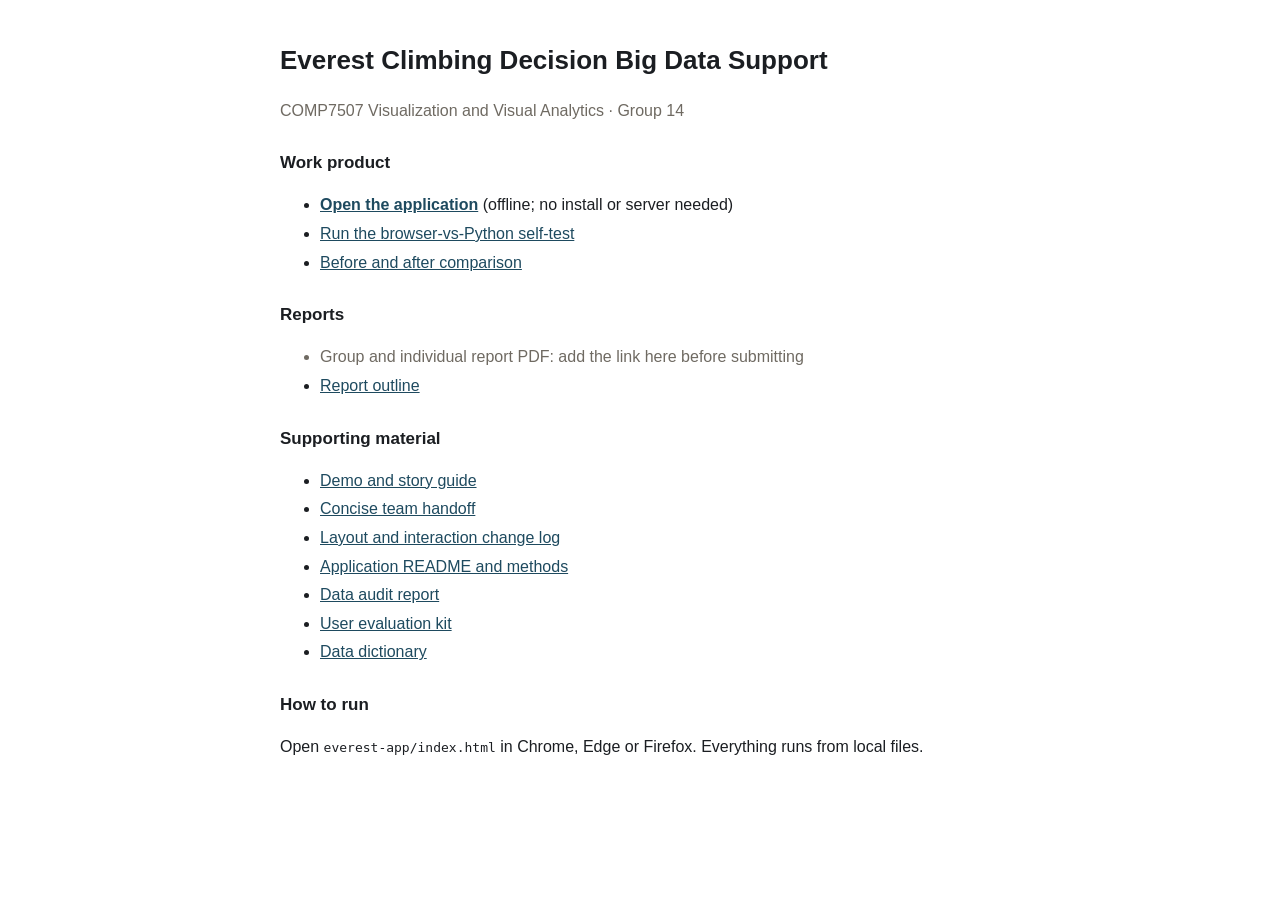
<file: COMP7507 Visualization and visual analytics/GroupProject/COMP7507-G14-everest-project/index.html>
<!doctype html>
<html lang="en">
<head><meta charset="utf-8"><meta name="viewport" content="width=device-width, initial-scale=1">
<title>COMP7507 Group 14 · Everest</title>
<style>
body{font-family:-apple-system,BlinkMacSystemFont,"Segoe UI",Arial,sans-serif;max-width:720px;margin:40px auto;padding:0 18px;line-height:1.6;color:#1b1e22;background:#fff}
h1{font-size:26px;margin-bottom:4px} h2{font-size:17px;margin:26px 0 6px} a{color:#1e4a5f} li{margin:3px 0} .s{color:#6f6a62}
</style></head>
<body>
<h1>Everest Climbing Decision Big Data Support</h1>
<p class="s">COMP7507 Visualization and Visual Analytics · Group 14</p>
<h2>Work product</h2>
<ul>
  <li><a href="everest-app/index.html"><b>Open the application</b></a> (offline; no install or server needed)</li>
  <li><a href="everest-app/index.html?selftest=1">Run the browser-vs-Python self-test</a></li>
  <li><a href="version_comparison/compare.html">Before and after comparison</a></li>
</ul>
<h2>Reports</h2>
<ul>
  <li class="s">Group and individual report PDF: add the link here before submitting</li>
  <li><a href="report/outline.md">Report outline</a></li>
</ul>
<h2>Supporting material</h2>
<ul>
  <li><a href="DEMO_AND_STORY_GUIDE.md">Demo and story guide</a></li>
  <li><a href="docs/03-实现/交接/模块1-3组员交接_2026-11-14_v1.md">Concise team handoff</a></li>
  <li><a href="docs/05-记录/模块1-3改动清单_2026-11-14_v1.md">Layout and interaction change log</a></li>
  <li><a href="everest-app/README.md">Application README and methods</a></li>
  <li><a href="proposal_check/proposal_data_check_report.md">Data audit report</a></li>
  <li><a href="evaluation/README.md">User evaluation kit</a></li>
  <li><a href="Himalayan+Expeditions/himalayan_data_dictionary.csv">Data dictionary</a></li>
</ul>
<h2>How to run</h2>
<p>Open <code>everest-app/index.html</code> in Chrome, Edge or Firefox. Everything runs from local files.</p>
</body></html>
</file>
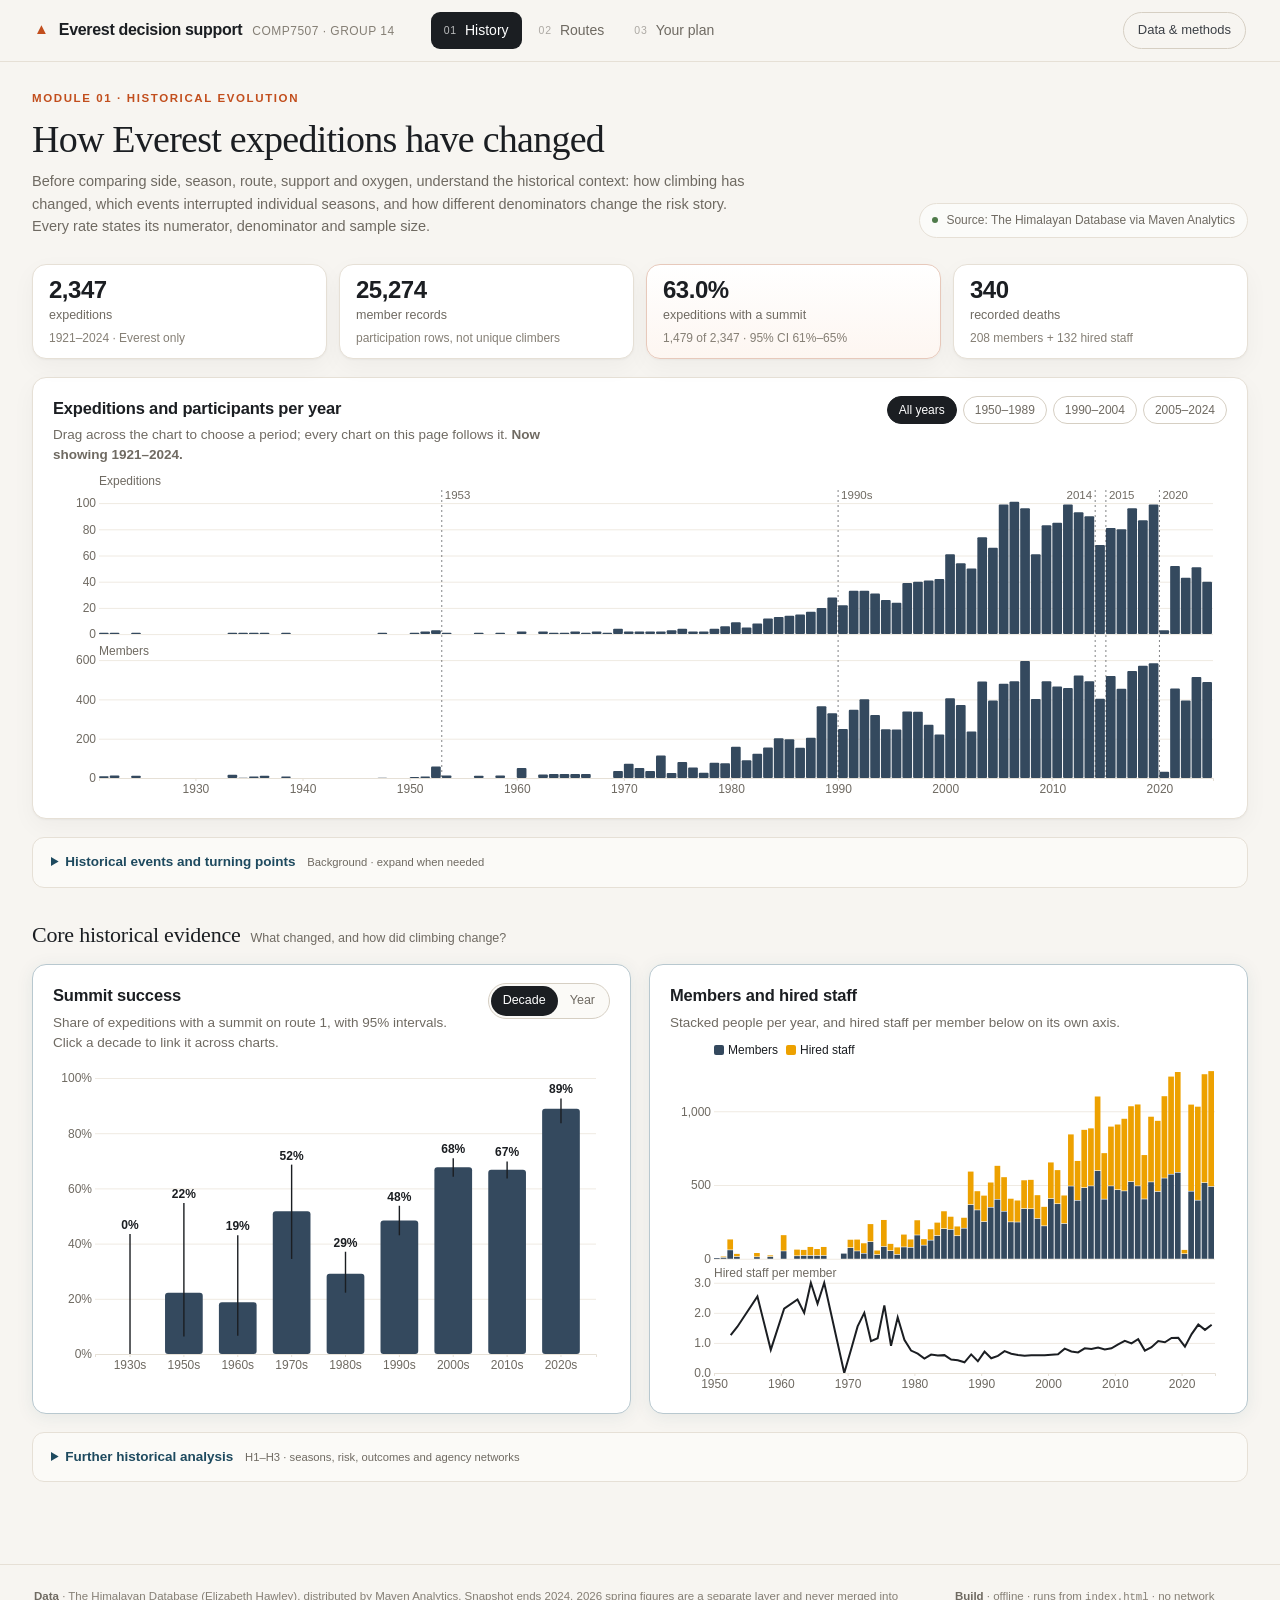
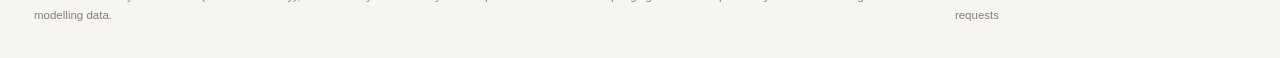
<file: COMP7507 Visualization and visual analytics/GroupProject/COMP7507-G14-everest-project/everest-app/index.html>
<!DOCTYPE html>
<html lang="en">
<head>
<meta charset="utf-8">
<meta name="viewport" content="width=device-width, initial-scale=1">
<title>Everest · climbing decision support</title>
<link rel="stylesheet" href="css/app.css">
</head>
<body>

<header class="topbar">
  <div class="brand">
    <span class="brand-mark">▲</span>
    <span class="brand-name">Everest decision support</span>
    <span class="brand-sub">COMP7507 · group 14</span>
  </div>
  <nav class="tabs" role="tablist" aria-label="Sections">
    <button class="tab is-active" role="tab" data-view="history" aria-selected="true">
      <span class="tab-num">01</span> History
    </button>
    <button class="tab" role="tab" data-view="routes" aria-selected="false">
      <span class="tab-num">02</span> Routes
    </button>
    <button class="tab" role="tab" data-view="plan" aria-selected="false">
      <span class="tab-num">03</span> Your plan
    </button>
  </nav>
  <div class="topbar-meta">
    <button class="ghost" id="open-methods" title="Data and methods"><span class="hide-sm">Data &amp; </span>methods</button>
  </div>
</header>

<main>
  <!-- ============================== 01 HISTORY ============================== -->
  <section class="view is-active" id="view-history" role="tabpanel">
    <div class="view-head">
      <div>
        <p class="eyebrow">Module 01 · historical evolution</p>
        <h1>How Everest expeditions have changed</h1>
        <p class="lede">
          Before comparing side, season, route, support and oxygen, understand the historical context: how climbing has changed,
          which events interrupted individual seasons, and how different denominators change the risk story. Every rate states its numerator, denominator and sample size.
        </p>
      </div>
      <div class="view-note">
        <span class="dot"></span> Source: The Himalayan Database via Maven Analytics
      </div>
    </div>

    <div class="kpis" id="m1-kpis"></div>

    <div class="card card--wide" id="m1-card-annual">
      <div class="card-head">
        <div>
          <h2>Expeditions and participants per year</h2>
          <p class="hint">Drag across the chart to choose a period; every chart on this page follows it. <b id="m1-range-label"></b></p>
        </div>
        <div class="chip-row" id="m1-era-chips"></div>
      </div>
      <div class="chart" id="m1-annual"></div>
    </div>

    <details class="secondary" id="m1-events-details">
      <summary>Historical events and turning points <small>Background · expand when needed</small></summary>
      <div class="secondary-body">
    <div class="card card--wide event-card" id="m1-card-events">
      <div class="card-head">
        <div>
          <h2>Events and turning points</h2>
          <p class="hint">What happened around the changes? Select an event for context, fixed-window comparisons and a link to the related evidence.</p>
        </div>
        <button class="ghost" id="m1-event-clear" type="button">Clear event</button>
      </div>
      <div class="event-layout">
        <div class="event-list" id="m1-event-list" aria-label="Historical events"></div>
        <div class="event-detail" id="m1-event-detail" aria-live="polite"></div>
      </div>
    </div>
      </div>
    </details>

    <h2 class="section-title">Core historical evidence <small>What changed, and how did climbing change?</small></h2>
    <div class="grid2">
      <div class="card card--hero" id="m1-card-success">
        <div class="card-head">
          <div><h2>Summit success</h2><p class="hint" id="m1-success-hint"></p></div>
          <div class="seg" id="m1-success-mode"><button data-mode="decade">Decade</button><button data-mode="year">Year</button></div>
        </div>
        <div class="chart" id="m1-success"></div>
      </div>
      <div class="card card--hero" id="m1-card-structure">
        <div class="card-head"><div><h2>Members and hired staff</h2><p class="hint">Stacked people per year, and hired staff per member below on its own axis.</p></div></div>
        <div class="chart" id="m1-structure"></div>
      </div>
    </div>

    <details class="secondary">
      <summary>Further historical analysis <small>H1–H3 · seasons, risk, outcomes and agency networks</small></summary>
      <div class="secondary-body">
        <div class="findings" id="m1-findings"></div>

    <h2 class="section-title">Scale and seasons <small>Which season drove the growth?</small></h2>
    <div class="grid2">
      <div class="card" id="m1-card-season">
        <div class="card-head">
          <div><h2>Seasons over time</h2><p class="hint">Expeditions per year by season, stacked.</p></div>
          <div class="seg" id="m1-season-mode"><button data-mode="count">Count</button><button data-mode="share">Share</button></div>
        </div>
        <div class="chart" id="m1-season"></div>
      </div>
      <div class="card" id="m1-card-heat">
        <div class="card-head">
          <div><h2>Season × decade</h2><p class="hint" id="m1-heat-hint"></p></div>
          <div class="seg" id="m1-heat-toggle"><button data-mode="count">Counts</button><button data-mode="rate">Success</button></div>
        </div>
        <div class="chart" id="m1-heat"></div>
      </div>
    </div>

    <h2 class="section-title">Success <small>Did it really change, and is that special to Everest?</small></h2>
    <div class="grid2">
      <div class="card" id="m1-card-peaks">
        <div class="card-head">
          <div><h2>Everest compared with other peaks</h2><p class="hint" id="m1-peaks-hint"></p></div>
          <div class="seg" id="m1-peaks-mode"><button data-mode="horizon">Horizon</button><button data-mode="index">Index</button></div>
        </div>
        <div class="chart" id="m1-peaks"></div>
      </div>
    </div>

    <h2 class="section-title">Effort and support <small>What changed in how people climb?</small></h2>
    <div class="grid2">
      <div class="card" id="m1-card-duration">
        <div class="card-head">
          <div><h2>Days from base camp to summit</h2><p class="hint">Box plots: median, middle 50% and 10th–90th percentile, per decade.</p></div>
          <div class="seg" id="m1-duration-mode"><button data-mode="all">All</button><button data-mode="side">By side</button></div>
        </div>
        <div class="chart" id="m1-duration"></div>
      </div>
    </div>
    <div class="card card--wide" id="m1-card-o2" style="margin-top:18px">
      <div class="card-head"><div><h2>Oxygen use</h2><p class="hint">Share of expeditions where at least one member used oxygen. Dots are single years (larger means more expeditions); lines are 5-year averages.</p></div></div>
      <div class="chart" id="m1-o2"></div>
    </div>

    <h2 class="section-title">Risk and failure <small>Did it get safer, and why do attempts fail?</small></h2>
    <div class="grid2">
      <div class="card" id="m1-card-deaths">
        <div class="card-head">
          <div><h2>Recorded deaths</h2><p class="hint" id="m1-deaths-hint"></p></div>
          <div class="seg seg--wrap" id="m1-deaths-mode"><button data-mode="count">Count</button><button data-mode="members">Per 1,000 members</button><button data-mode="hired">Per 1,000 hired</button><button data-mode="summits">Per 100 summiters</button></div>
        </div>
        <div class="chart" id="m1-deaths"></div>
      </div>
      <div class="card" id="m1-card-ended">
        <div class="card-head">
          <div><h2>How expeditions ended</h2><p class="hint">Primary recorded reason, per 5-year period. "Season closure" is identified from the dataset's notes.</p></div>
          <div class="seg" id="m1-ended-mode"><button data-mode="share">Share</button><button data-mode="count">Count</button></div>
        </div>
        <div class="chart" id="m1-ended"></div>
      </div>
    </div>

    <h2 class="section-title">Who climbs with whom <small>Which nations work with which agencies?</small></h2>
    <div class="card card--wide" id="m1-card-net">
      <div class="card-head">
        <div><h2>Nations and trekking agencies</h2><p class="hint" id="m1-net-hint"></p></div>
        <div class="seg" id="m1-net-size"><button data-mode="expeditions">Size: expeditions</button><button data-mode="betweenness">Size: betweenness</button></div>
      </div>
      <div class="net-controls"><label>Show connections with at least <output id="m1-net-out"></output> expeditions
        <input type="range" id="m1-net-min" class="range" min="2" max="12" step="1" value="4"></label></div>
      <div class="net-layout">
        <div class="chart" id="m1-net"></div>
        <div class="net-side" id="m1-net-side"></div>
      </div>
    </div>
      </div>
    </details>
  </section>

  <!-- ============================== 02 ROUTES ============================== -->
  <section class="view" id="view-routes" role="tabpanel">
    <div class="view-head">
      <div>
        <p class="eyebrow">Module 02 · routes and current situation</p>
        <h1>Compare the two sides, like for like</h1>
        <p class="lede">
          Filter once, and every chart, the map and the 3D terrain respond. Compare the sides, find where
          expeditions stop, and check when they summit. Every number is recomputed from the same expedition rows.
        </p>
      </div>
      <div class="view-note">
        <span class="dot"></span> Terrain: SRTM 30 m · camps: OpenStreetMap
      </div>
    </div>

    <div class="filterbar" id="m2-filters"></div>
    <div class="kpis" id="m2-kpis"></div>

    <h2 class="section-title">South vs north <small>How do the sides compare, and is the gap stable?</small></h2>
    <div class="grid2">
      <div class="card" id="m2-card-compare">
        <div class="card-head"><div><h2>Current south–north comparison</h2>
          <p class="hint" id="m2-compare-hint"></p></div></div>
        <div class="chart" id="m2-compare"></div>
      </div>
      <div class="card" id="m2-card-gap">
        <div class="card-head"><div><h2>Is the south–north gap stable?</h2>
          <p class="hint" id="m2-gap-hint"></p></div></div>
        <div class="chart" id="m2-gap"></div>
      </div>
    </div>

    <h2 class="section-title">Which route <small>Which of the 137 route names matter?</small></h2>
    <div class="card card--wide" id="m2-card-routes">
      <div class="card-head">
        <div><h2>Success by route family</h2><p class="hint" id="m2-routes-hint"></p></div>
        <div class="seg" id="m2-routes-mode"><button data-mode="bars">Ranked bars</button><button data-mode="tree">Treemap</button></div>
      </div>
      <div class="chart" id="m2-routes"></div>
    </div>

    <details class="secondary">
      <summary>Questions and evidence <small>H4–H6 · after the core comparison</small></summary>
      <div class="secondary-body"><div class="findings" id="m2-findings"></div></div>
    </details>

    <details class="secondary">
      <summary>Further exploration <small>Altitude, 2D/3D terrain, summit timing and current season</small></summary>
      <div class="secondary-body">
    <h2 class="section-title">Where on the mountain <small>Where do expeditions stop?</small></h2>
    <div class="grid2">
      <div class="card" id="m2-card-funnel">
        <div class="card-head"><div><h2>Where do expeditions stop?</h2>
          <p class="hint" id="m2-funnel-hint"></p></div></div>
        <div class="chart" id="m2-funnel"></div>
      </div>
      <div class="card" id="m2-card-camps">
        <div class="card-head">
          <div><h2>Camp altitude profile</h2>
          <p class="hint">Median altitude in the campsite field, with the share of expeditions listing each camp, all seasons 1921–2024.</p></div>
          <div class="seg" id="m2-camp-side">
            <button data-side="south">South</button><button data-side="north">North</button><button data-side="both" class="is-active">Both</button>
          </div>
        </div>
        <div class="chart" id="m2-camps"></div>
      </div>
    </div>

    <div class="card card--wide" id="geo-card" style="margin-top:18px">
      <div class="card-head">
        <div>
          <h2>Route and terrain</h2>
          <p class="hint">Route width and the percentages on each camp show the share of filtered expeditions that got that high, so they change with the filters. Drag the 3D view to orbit, scroll to zoom.</p>
        </div>
        <div class="seg-row">
          <div class="seg" id="geo-contour"><button data-mode="on">Contours on</button><button data-mode="off">Off</button></div>
          <div class="seg" id="geo-mode">
            <button data-mode="map">Map</button>
            <button data-mode="3d">3D</button>
            <button data-mode="both" class="is-active">Both</button>
          </div>
        </div>
      </div>
      <div class="geo-grid mode-both" id="geo-grid">
        <div class="geo-panel">
          <div class="geo-head"><span>Plan view</span><span id="geo-map-note">north up · 1:1</span></div>
          <div class="geo-map" id="geo-map"></div>
        </div>
        <div class="geo-panel" id="geo-panel-3d">
          <div class="geo-head"><span>Terrain</span><span class="geo-note">drag to orbit · scroll to zoom · <button class="geo-reset" id="geo-reset" type="button">reset view</button></span></div>
          <div class="geo-3d" id="geo-3d"></div>
        </div>
      </div>
      <div class="geo-foot" id="geo-foot"></div>
    </div>

    <h2 class="section-title">When <small>Does timing matter?</small></h2>
    <div class="grid2 grid2--wide-left">
      <div class="card" id="m2-card-calendar">
        <div class="card-head"><div><h2>Summit calendar</h2>
          <p class="hint" id="m2-calendar-hint"></p></div></div>
        <div class="chart" id="m2-calendar"></div>
      </div>
      <div class="card" id="m2-card-bc">
        <div class="card-head"><div><h2>Does arriving early help?</h2>
          <p class="hint" id="m2-bc-hint"></p></div></div>
        <div class="chart" id="m2-bc"></div>
      </div>
    </div>

    <h2 class="section-title">Current season <small>Kept separate from the historical records</small></h2>
    <div class="card card--wide current-card" id="m2-current"></div>
      </div>
    </details>
  </section>

  <!-- ============================== 03 PLAN ============================== -->
  <section class="view" id="view-plan" role="tabpanel">
    <div class="view-head">
      <div>
        <p class="eyebrow">Module 03 · profile and historical estimate</p>
        <h1>What would this plan have done?</h1>
        <p class="lede">
          Describe a plan, then see how sure the estimate is, how this plan behaved through time,
          which choices travel together, and which real expeditions resemble it.
        </p>
      </div>
      <div class="view-note">
        <span class="dot"></span> Associations in historical records, not a forecast or promise
      </div>
    </div>

    <div class="plan-grid">
      <aside class="card form-card" id="m3-form"></aside>
      <div class="plan-main">
        <div class="card plan-time-card" id="m3-timeline-card">
          <div class="tl-head">
            <div><strong>Period for Over time, Connections and Records</strong> <span id="m3-range-label" class="tl-range"></span></div>
            <label class="tl-check"><input type="checkbox" id="m3-closure" checked> Exclude expeditions abandoned in the 2014–15 closures</label>
          </div>
          <div class="chart" id="m3-timeline"></div>
        </div>
        <nav class="subtabs" id="m3-subtabs" role="tablist" aria-label="Plan sections">
          <button role="tab" data-tab="estimate">Estimate</button>
          <button role="tab" data-tab="time">Over time</button>
          <button role="tab" data-tab="records">Records</button>
          <button role="tab" data-tab="trust">Trust</button>
          <button role="tab" data-tab="links">Connections</button>
        </nav>

        <div class="plan-tab" data-tab="estimate">
          <div class="card result-card" id="m3-result"></div>
        </div>

        <div class="plan-tab" data-tab="time">
          <div class="card" id="m3-card-through">
            <div class="card-head">
              <div><h2>Your plan through time</h2>
              <p class="hint" id="m3-through-hint"></p></div>
              <div class="seg" id="m3-rule">
                <button data-mode="exact">Exact</button><button data-mode="mid">Wider</button><button data-mode="broad">Widest</button>
              </div>
            </div>
            <div class="chart" id="m3-through"></div>
          </div>
          <div class="card" id="m3-card-grid">
            <div class="card-head"><div><h2>When does each factor matter?</h2>
              <p class="hint">Summit share compared with all climbing members in the same period, in percentage points. Hatched cells have fewer than 10 records. Click a row to add it to the index chart.</p></div></div>
            <div class="chart" id="m3-grid"></div>
          </div>
          <div class="card" id="m3-card-index">
            <div class="card-head"><div><h2>Which groups improved fastest?</h2>
              <p class="hint" id="m3-index-hint"></p></div></div>
            <div class="chart" id="m3-index"></div>
          </div>
        </div>

        <div class="plan-tab" data-tab="links">
          <div class="card" id="m3-card-net">
            <div class="card-head">
              <div><h2>Which choices travel together?</h2>
              <p class="hint" id="m3-net-hint"></p></div>
              <div class="seg-row">
                <div class="seg" id="m3-net-view"><button data-mode="net">Network</button><button data-mode="matrix">Matrix</button></div>
                <div class="seg" id="m3-net-scope"><button data-mode="all">All</button><button data-mode="plan">My plan</button></div>
              </div>
            </div>
            <div class="net-controls"><label>Show links at least <output id="m3-lift-out"></output> as common as chance
              <input type="range" id="m3-lift" class="range" min="1.1" max="3" step="0.1" value="1.3"></label></div>
            <div class="chart" id="m3-net"></div>
          </div>
          <div class="card" id="m3-card-tree">
            <div class="card-head">
              <div><h2>Where does this plan sit among all plans?</h2>
              <p class="hint">Width is the number of climbing members; colour compares summit share with the period average. Your plan's path is outlined. Click a block to zoom in.</p></div>
              <button class="ghost" id="m3-tree-apply" type="button">Use the zoomed branch as my plan</button>
            </div>
            <div class="tree-crumb" id="m3-tree-crumb"></div>
            <div class="chart" id="m3-tree"></div>
          </div>
        </div>

        <div class="plan-tab" data-tab="records">
          <div class="card" id="m3-card-pcp">
            <div class="card-head">
              <div><h2>Which real expeditions resemble this plan?</h2>
              <p class="hint" id="m3-pcp-hint"></p></div>
              <div class="seg-row">
                <div class="seg" id="m3-pcp-scope"><button data-mode="match">Same side and season</button><button data-mode="all">All</button></div>
                <div class="seg" id="m3-pcp-order"><button data-mode="logic">Plan order</button><button data-mode="corr">Strongest link first</button></div>
              </div>
            </div>
            <div class="chart" id="m3-pcp"></div>
            <div id="m3-pcp-table"></div>
          </div>
        </div>

        <div class="plan-tab" data-tab="trust">
          <div class="grid2">
            <div class="card">
              <div class="card-head"><div><h2>Calibration</h2>
                <p class="hint" id="m3-cal-hint"></p></div>
                <div class="seg" id="m3-cal-mode"><button data-mode="test">Held out</button><button data-mode="all">Fitted</button></div></div>
              <div class="chart" id="m3-calibration"></div>
            </div>
            <div class="card" id="m3-metrics-card"></div>
          </div>
          <div class="card" id="m3-cohorts" style="margin-top:18px"></div>
          <div class="card" id="m3-closure-card"></div>
        </div>
      </div>
    </div>

    <details class="secondary">
      <summary>Questions and evidence <small>H7, H8 and H3 · after your plan results</small></summary>
      <div class="secondary-body"><div class="findings" id="m3-findings"></div></div>
    </details>
  </section>
</main>

<footer class="footer">
  <div>
    <strong>Data</strong> · The Himalayan Database (Elizabeth Hawley), distributed by Maven Analytics.
    Snapshot ends 2024. 2026 spring figures are a separate layer and never merged into modelling data.
  </div>
  <div>
    <strong>Build</strong> · offline · runs from <code>index.html</code> · no network requests
  </div>
</footer>

<div class="modal" id="methods-modal" aria-hidden="true">
  <div class="modal-panel" role="dialog" aria-modal="true" aria-labelledby="methods-title">
    <div class="modal-head">
      <h2 id="methods-title">Data &amp; methods</h2>
      <button class="ghost" id="close-methods" aria-label="Close">Close ✕</button>
    </div>
    <div class="modal-body" id="methods-body"></div>
  </div>
</div>

<div class="tooltip" id="tooltip" role="status"></div>

<script src="vendor/d3.v7.min.js"></script>
<script src="vendor/three.min.js"></script>
<script src="data/everest_data.js"></script>
<script src="data/model.js"></script>
<script src="data/plan_data.js"></script>
<script src="data/events.js"></script>
<script src="data/terrain/terrain.js"></script>
<script src="data/terrain/terrain-texture.js"></script>
<script src="data/terrain/features.js"></script>
<script src="js/util.js"></script>
<script src="js/store.js"></script>
<script src="js/network.js"></script>
<script src="js/module1.js"></script>
<script src="js/history_events.js"></script>
<script src="js/module2.js"></script>
<script src="js/geo.js"></script>
<script src="js/plan_core.js"></script>
<script src="js/module3.js"></script>
<script src="js/plan_time.js"></script>
<script src="js/plan_links.js"></script>
<script src="js/plan_records.js"></script>
<script src="js/selftest.js"></script>
<script src="js/app.js"></script>
</body>
</html>
</file>
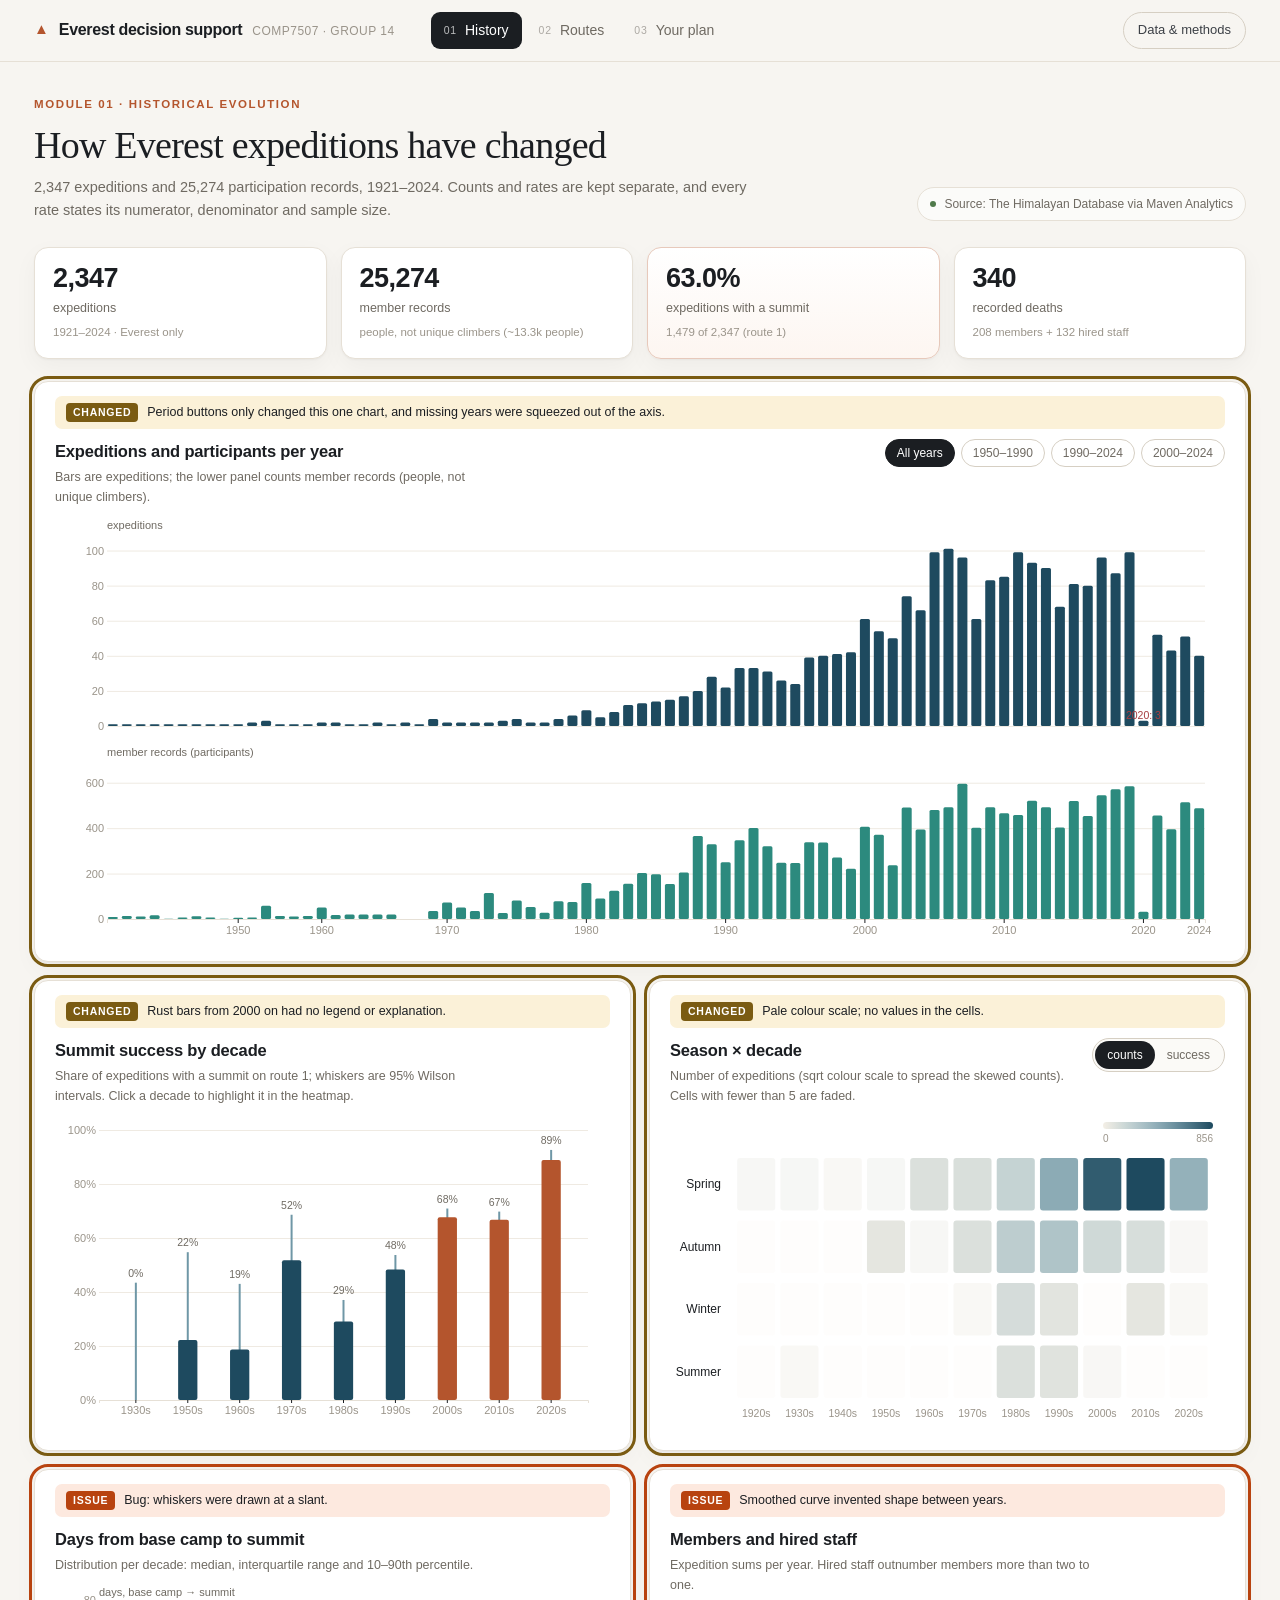
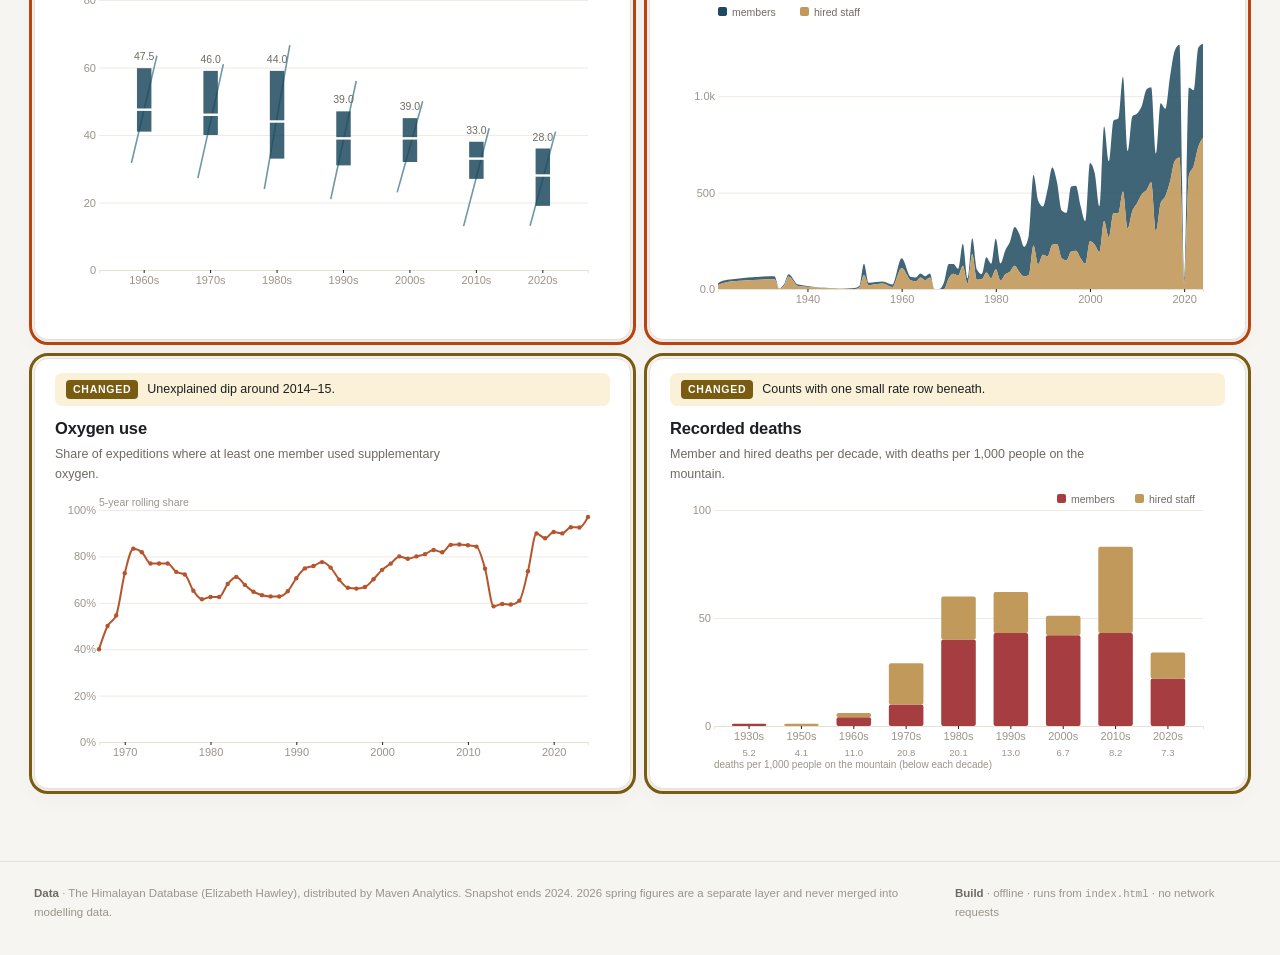
<file: COMP7507 Visualization and visual analytics/GroupProject/COMP7507-G14-everest-project/version_comparison/v1_before/index.html>
<!DOCTYPE html>
<html lang="en">
<head>
<meta charset="utf-8">
<meta name="viewport" content="width=device-width, initial-scale=1">
<title>Everest · climbing decision support</title>
<link rel="stylesheet" href="css/app.css">
</head>
<body>

<header class="topbar">
  <div class="brand">
    <span class="brand-mark">▲</span>
    <span class="brand-name">Everest decision support</span>
    <span class="brand-sub">COMP7507 · group 14</span>
  </div>
  <nav class="tabs" role="tablist" aria-label="Sections">
    <button class="tab is-active" role="tab" data-view="history" aria-selected="true">
      <span class="tab-num">01</span> History
    </button>
    <button class="tab" role="tab" data-view="routes" aria-selected="false">
      <span class="tab-num">02</span> Routes
    </button>
    <button class="tab" role="tab" data-view="plan" aria-selected="false">
      <span class="tab-num">03</span> Your plan
    </button>
  </nav>
  <div class="topbar-meta">
    <button class="ghost" id="open-methods" title="Data and methods"><span class="hide-sm">Data &amp; </span>methods</button>
  </div>
</header>

<main>
  <!-- ============================== 01 HISTORY ============================== -->
  <section class="view is-active" id="view-history" role="tabpanel">
    <div class="view-head">
      <div>
        <p class="eyebrow">Module 01 · historical evolution</p>
        <h1>How Everest expeditions have changed</h1>
        <p class="lede">
          2,347 expeditions and 25,274 participation records, 1921–2024. Counts and rates are
          kept separate, and every rate states its numerator, denominator and sample size.
        </p>
      </div>
      <div class="view-note">
        <span class="dot"></span> Source: The Himalayan Database via Maven Analytics
      </div>
    </div>

    <div class="kpis" id="m1-kpis"></div>

    <div class="card card--wide">
      <div class="card-head">
        <div>
          <h2>Expeditions and participants per year</h2>
          <p class="hint">Bars are expeditions; the lower panel counts member records (people, not unique climbers).</p>
        </div>
        <div class="chip-row" id="m1-era-chips"></div>
      </div>
      <div class="chart" id="m1-annual" style="height:430px"></div>
    </div>

    <div class="grid2">
      <div class="card">
        <div class="card-head">
          <div>
            <h2>Summit success by decade</h2>
            <p class="hint" id="m1-success-hint">Share of expeditions with a summit on route 1; whiskers are 95% Wilson intervals. Click a decade to highlight it in the heatmap.</p>
          </div>
        </div>
        <div class="chart" id="m1-success" style="height:320px"></div>
      </div>
      <div class="card">
        <div class="card-head">
          <div>
            <h2>Season × decade</h2>
            <p class="hint" id="m1-heat-hint">Number of expeditions (sqrt colour scale). Cells with fewer than 5 are faded.</p>
          </div>
          <div class="seg" id="m1-heat-toggle">
            <button data-mode="count" class="is-active">counts</button>
            <button data-mode="rate">success</button>
          </div>
        </div>
        <div class="chart" id="m1-heat" style="height:320px"></div>
      </div>
    </div>

    <div class="grid2">
      <div class="card">
        <div class="card-head">
          <div>
            <h2>Days from base camp to summit</h2>
            <p class="hint">Distribution per decade: median, interquartile range and 10–90th percentile.</p>
          </div>
        </div>
        <div class="chart" id="m1-duration" style="height:320px"></div>
      </div>
      <div class="card">
        <div class="card-head">
          <div>
            <h2>Members and hired staff</h2>
            <p class="hint">Expedition sums per year. Hired staff outnumber members more than two to one.</p>
          </div>
        </div>
        <div class="chart" id="m1-structure" style="height:320px"></div>
      </div>
    </div>

    <div class="grid2">
      <div class="card">
        <div class="card-head">
          <div>
            <h2>Oxygen use</h2>
            <p class="hint">Share of expeditions where at least one member used supplementary oxygen.</p>
          </div>
        </div>
        <div class="chart" id="m1-o2" style="height:280px"></div>
      </div>
      <div class="card">
        <div class="card-head">
          <div>
            <h2>Recorded deaths</h2>
            <p class="hint">Member and hired deaths per decade, with deaths per 1,000 people on the mountain.</p>
          </div>
        </div>
        <div class="chart" id="m1-deaths" style="height:280px"></div>
      </div>
    </div>
  </section>

  <!-- ============================== 02 ROUTES ============================== -->
  <section class="view" id="view-routes" role="tabpanel">
    <div class="view-head">
      <div>
        <p class="eyebrow">Module 02 · routes and current situation</p>
        <h1>Compare the two sides, like for like</h1>
        <p class="lede">
          Filter to a side, season, period or route group, then compare success, duration, team
          structure, oxygen and risk. Every number is recomputed from the same expedition rows.
        </p>
      </div>
      <div class="view-note">
        <span class="dot"></span> Terrain: SRTM 30 m · camps: OpenStreetMap
      </div>
    </div>

    <div class="filterbar" id="m2-filters"></div>
    <div class="kpis" id="m2-kpis"></div>

    <div class="grid2">
      <div class="card">
        <div class="card-head">
          <div>
            <h2>South vs north</h2>
            <p class="hint" id="m2-compare-hint">Like-for-like comparison under the current filters.</p>
          </div>
        </div>
        <div class="chart" id="m2-compare" style="height:360px"></div>
      </div>
      <div class="card">
        <div class="card-head">
          <div>
            <h2>Route families</h2>
            <p class="hint">Grouped by the leading route name, at least 20 expeditions, ordered by success.</p>
          </div>
        </div>
        <div class="chart" id="m2-routes" style="height:360px"></div>
      </div>
    </div>

    <div class="card card--wide" id="geo-card">
      <div class="card-head">
        <div>
          <h2>Route and terrain</h2>
          <p class="hint">SRTM elevation model with the two standard routes. Camps, cols and peaks are
          mapped in OpenStreetMap; drag the 3D view to orbit, scroll to zoom.</p>
        </div>
        <div class="seg" id="geo-mode">
          <button data-mode="map">Map</button>
          <button data-mode="3d">3D</button>
          <button data-mode="both" class="is-active">Both</button>
        </div>
      </div>
      <div class="geo-grid mode-both" id="geo-grid">
        <div class="geo-panel">
          <div class="geo-head"><span>Plan view</span><span id="geo-map-note">north up · 1:1</span></div>
          <div class="geo-map" id="geo-map"></div>
        </div>
        <div class="geo-panel" id="geo-panel-3d">
          <div class="geo-head"><span>Terrain</span><span class="geo-note">drag to orbit · scroll to zoom · <button class="geo-reset" id="geo-reset" type="button">reset view</button></span></div>
          <div class="geo-3d" id="geo-3d"></div>
        </div>
      </div>
      <div class="geo-foot" id="geo-foot"></div>
    </div>

    <div class="card card--wide">
      <div class="card-head">
        <div>
          <h2>Camp altitude profile (database)</h2>
          <p class="hint">
            Median altitude recorded in the free-text campsite field, by side, with the share of
            expeditions that list each camp. Hover a node for typical dates. Schematic cross-section, not a map.
          </p>
        </div>
        <div class="seg" id="m2-camp-side">
          <button data-side="south">South</button>
          <button data-side="north">North</button>
          <button data-side="both" class="is-active">Both</button>
        </div>
      </div>
      <div class="chart" id="m2-camps" style="height:380px"></div>
    </div>

    <div class="card card--wide current-card" id="m2-current"></div>
  </section>

  <!-- ============================== 03 PLAN ============================== -->
  <section class="view" id="view-plan" role="tabpanel">
    <div class="view-head">
      <div>
        <p class="eyebrow">Module 03 · profile and historical estimate</p>
        <h1>What would this plan have done?</h1>
        <p class="lede">
          Describe the plan. The estimate is the historical summit share of comparable climbing
          members, with model uncertainty, comparable sample size and calibration shown.
        </p>
      </div>
      <div class="view-note">
        <span class="dot"></span> Associations in historical records, not a forecast or promise
      </div>
    </div>

    <div class="plan-grid">
      <div class="card form-card" id="m3-form"></div>
      <div class="card result-card" id="m3-result"></div>
    </div>

    <div class="grid2">
      <div class="card">
        <div class="card-head">
          <div>
            <h2>Calibration</h2>
            <p class="hint">Predicted vs observed summit share on the held-out 2020–2024 seasons.</p>
          </div>
        </div>
        <div class="chart" id="m3-calibration" style="height:300px"></div>
      </div>
      <div class="card" id="m3-metrics-card"></div>
    </div>
  </section>
</main>

<footer class="footer">
  <div>
    <strong>Data</strong> · The Himalayan Database (Elizabeth Hawley), distributed by Maven Analytics.
    Snapshot ends 2024. 2026 spring figures are a separate layer and never merged into modelling data.
  </div>
  <div>
    <strong>Build</strong> · offline · runs from <code>index.html</code> · no network requests
  </div>
</footer>

<div class="modal" id="methods-modal" aria-hidden="true">
  <div class="modal-panel" role="dialog" aria-modal="true" aria-labelledby="methods-title">
    <div class="modal-head">
      <h2 id="methods-title">Data &amp; methods</h2>
      <button class="ghost" id="close-methods" aria-label="Close">Close ✕</button>
    </div>
    <div class="modal-body" id="methods-body"></div>
  </div>
</div>

<div class="tooltip" id="tooltip" role="status"></div>

<script src="vendor/d3.v7.min.js"></script>
<script src="vendor/three.min.js"></script>
<script src="data/everest_data.js"></script>
<script src="data/model.js"></script>
<script src="data/terrain/terrain.js"></script>
<script src="data/terrain/features.js"></script>
<script src="js/util.js"></script>
<script src="js/module1.js"></script>
<script src="js/module2.js"></script>
<script src="js/geo.js"></script>
<script src="js/module3.js"></script>
<script src="js/selftest.js"></script>
<script src="js/app.js"></script>
<script>window.SNAPSHOT_SIDE="before";</script>
<script src="../changes_data.js"></script>
<script src="../client.js"></script>
</body>
</html>
</file>
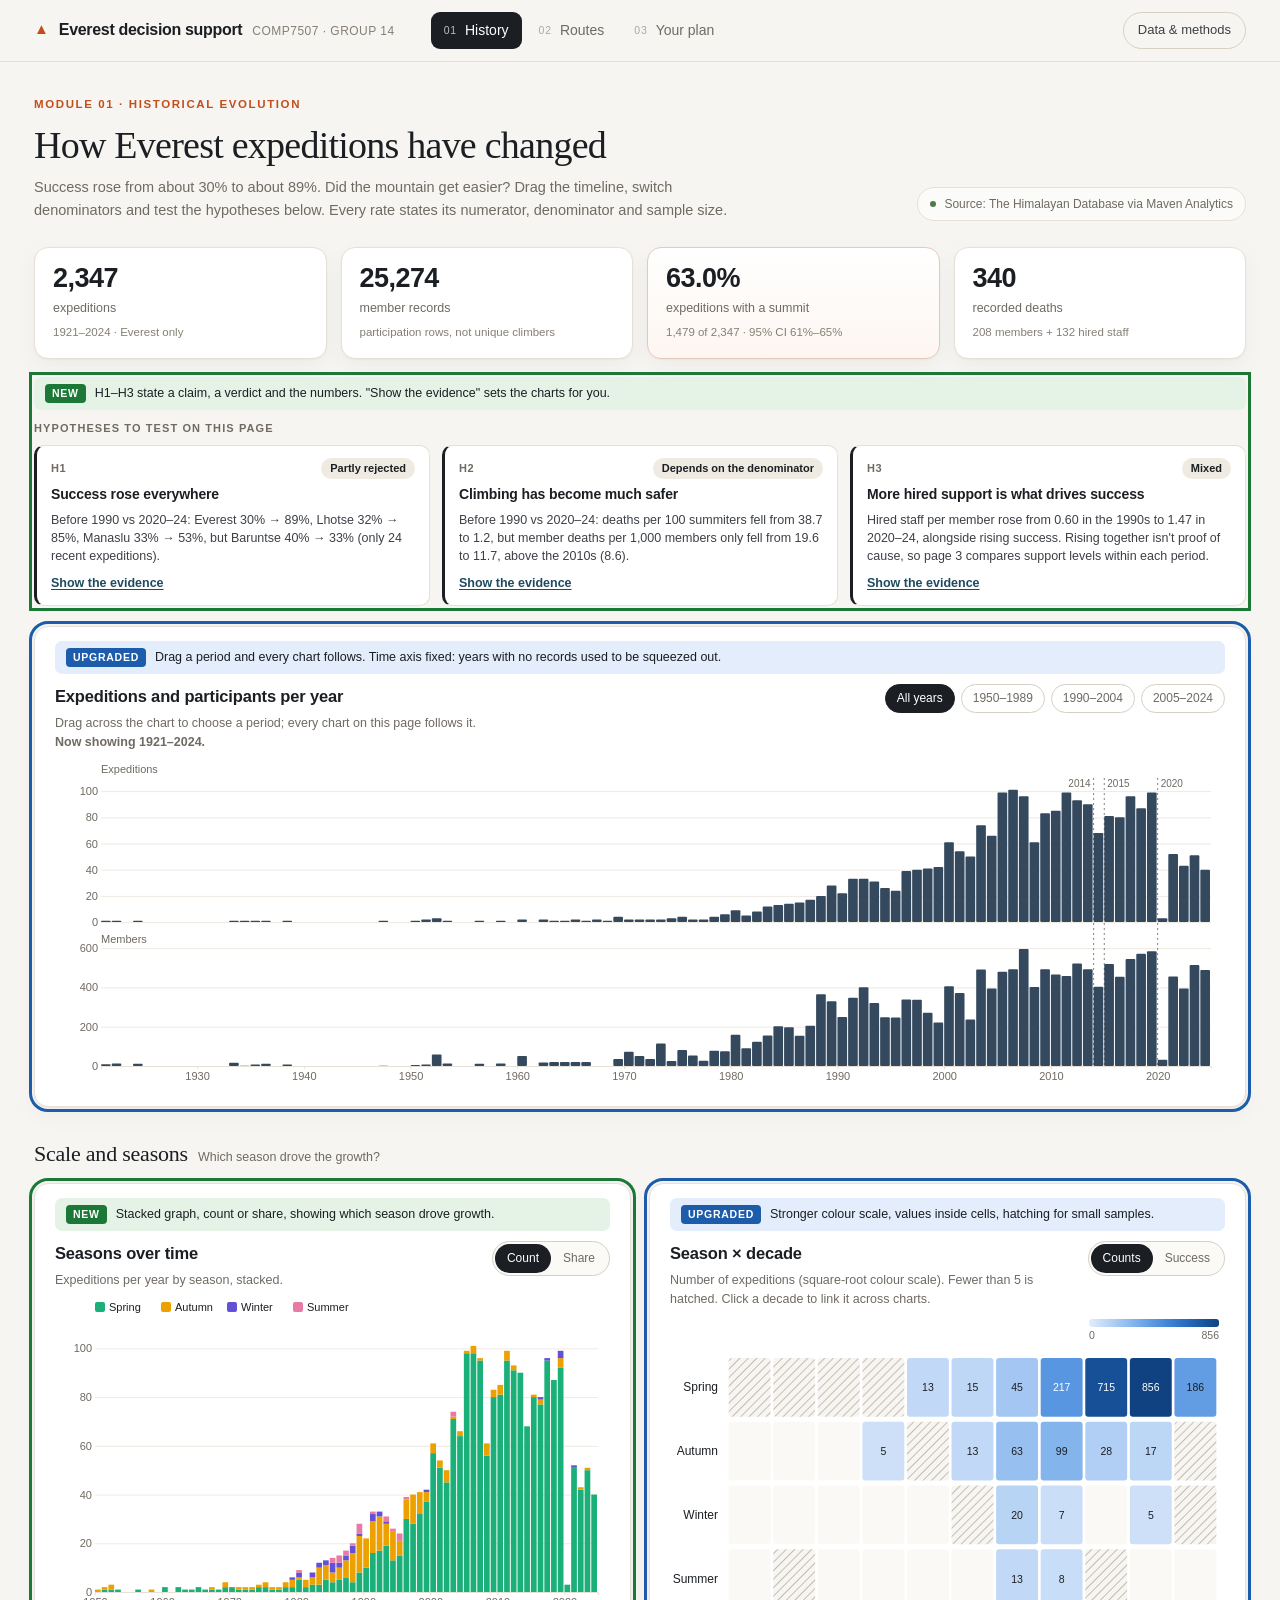
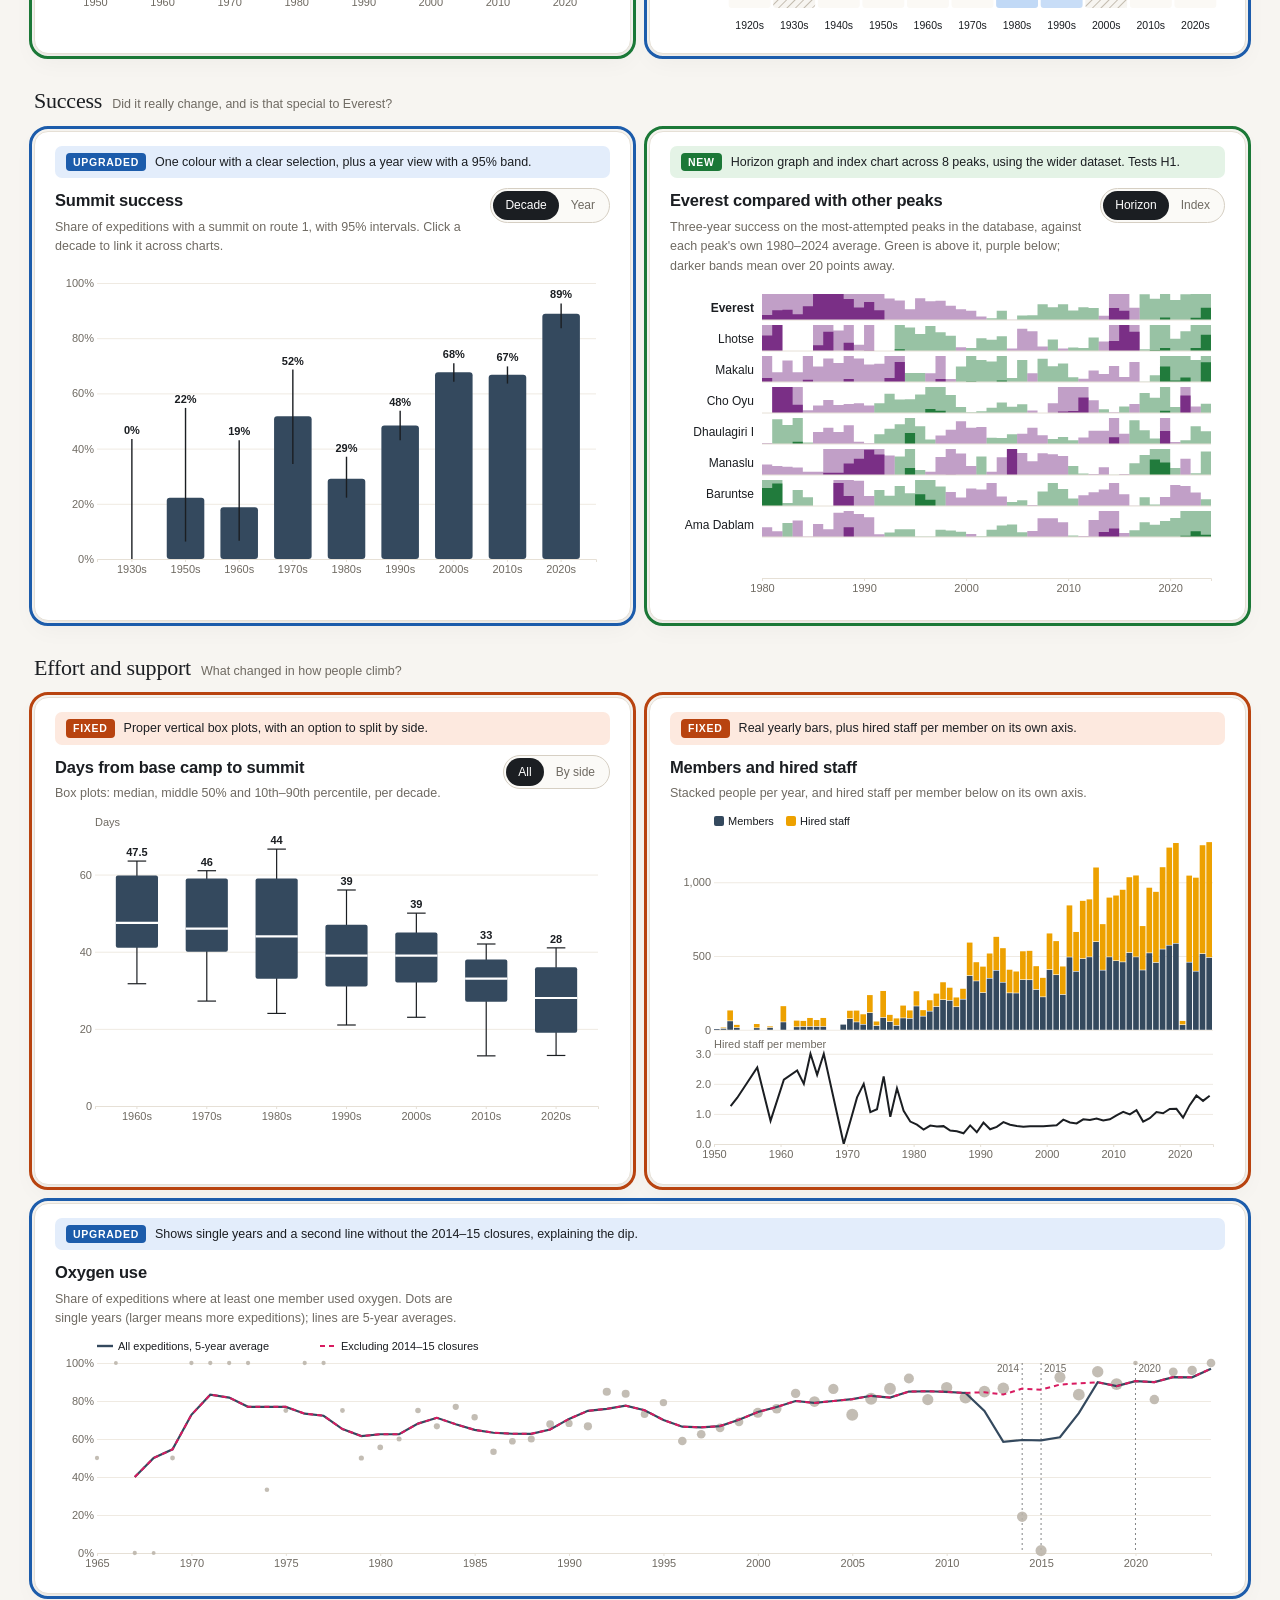
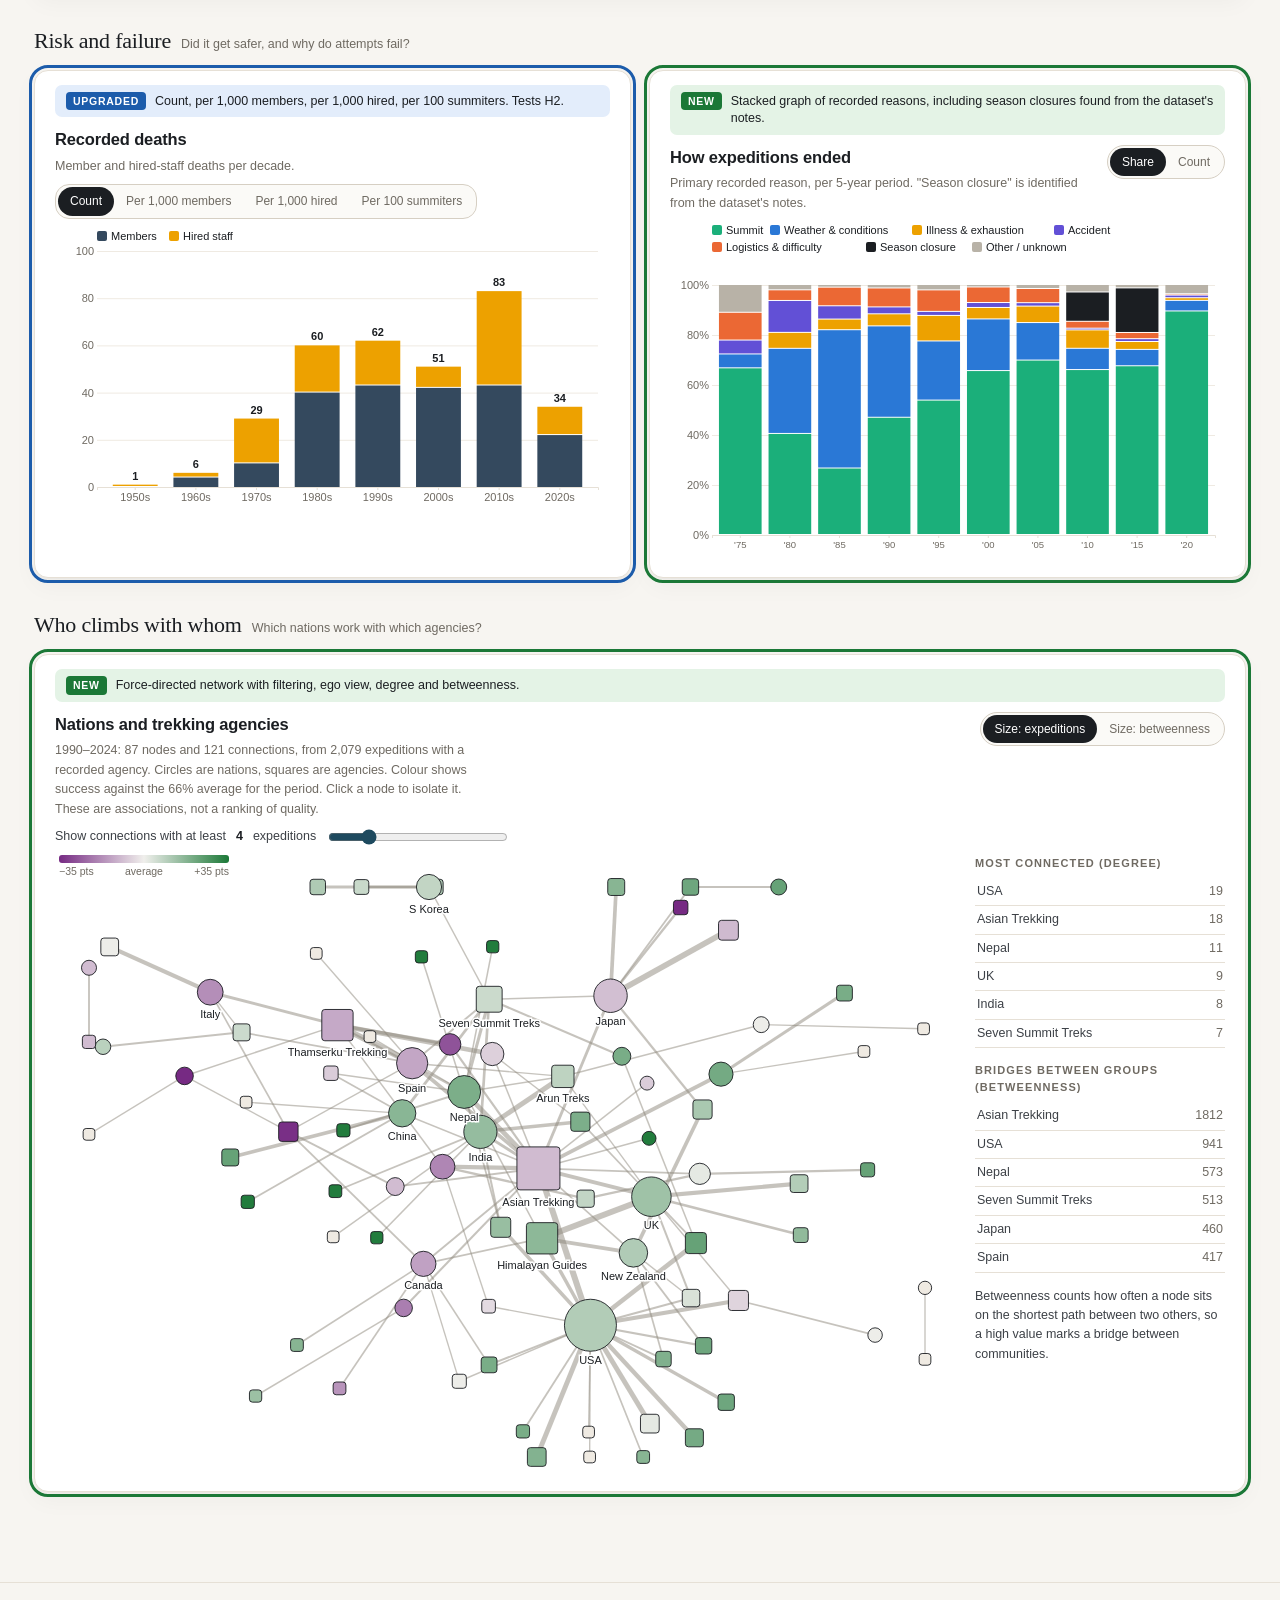
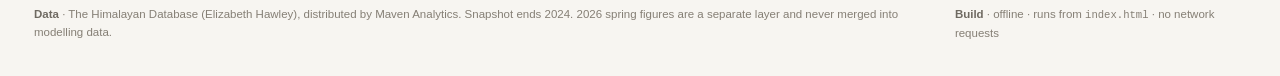
<file: COMP7507 Visualization and visual analytics/GroupProject/COMP7507-G14-everest-project/version_comparison/v2_after/index.html>
<!DOCTYPE html>
<html lang="en">
<head>
<meta charset="utf-8">
<meta name="viewport" content="width=device-width, initial-scale=1">
<title>Everest · climbing decision support</title>
<link rel="stylesheet" href="css/app.css">
</head>
<body>

<header class="topbar">
  <div class="brand">
    <span class="brand-mark">▲</span>
    <span class="brand-name">Everest decision support</span>
    <span class="brand-sub">COMP7507 · group 14</span>
  </div>
  <nav class="tabs" role="tablist" aria-label="Sections">
    <button class="tab is-active" role="tab" data-view="history" aria-selected="true">
      <span class="tab-num">01</span> History
    </button>
    <button class="tab" role="tab" data-view="routes" aria-selected="false">
      <span class="tab-num">02</span> Routes
    </button>
    <button class="tab" role="tab" data-view="plan" aria-selected="false">
      <span class="tab-num">03</span> Your plan
    </button>
  </nav>
  <div class="topbar-meta">
    <button class="ghost" id="open-methods" title="Data and methods"><span class="hide-sm">Data &amp; </span>methods</button>
  </div>
</header>

<main>
  <!-- ============================== 01 HISTORY ============================== -->
  <section class="view is-active" id="view-history" role="tabpanel">
    <div class="view-head">
      <div>
        <p class="eyebrow">Module 01 · historical evolution</p>
        <h1>How Everest expeditions have changed</h1>
        <p class="lede">
          Success rose from about 30% to about 89%. Did the mountain get easier? Drag the timeline,
          switch denominators and test the hypotheses below. Every rate states its numerator, denominator and sample size.
        </p>
      </div>
      <div class="view-note">
        <span class="dot"></span> Source: The Himalayan Database via Maven Analytics
      </div>
    </div>

    <div class="kpis" id="m1-kpis"></div>
    <div class="findings" id="m1-findings"></div>

    <div class="card card--wide" id="m1-card-annual">
      <div class="card-head">
        <div>
          <h2>Expeditions and participants per year</h2>
          <p class="hint">Drag across the chart to choose a period; every chart on this page follows it. <b id="m1-range-label"></b></p>
        </div>
        <div class="chip-row" id="m1-era-chips"></div>
      </div>
      <div class="chart" id="m1-annual"></div>
    </div>

    <h2 class="section-title">Scale and seasons <small>Which season drove the growth?</small></h2>
    <div class="grid2">
      <div class="card" id="m1-card-season">
        <div class="card-head">
          <div><h2>Seasons over time</h2><p class="hint">Expeditions per year by season, stacked.</p></div>
          <div class="seg" id="m1-season-mode"><button data-mode="count">Count</button><button data-mode="share">Share</button></div>
        </div>
        <div class="chart" id="m1-season"></div>
      </div>
      <div class="card" id="m1-card-heat">
        <div class="card-head">
          <div><h2>Season × decade</h2><p class="hint" id="m1-heat-hint"></p></div>
          <div class="seg" id="m1-heat-toggle"><button data-mode="count">Counts</button><button data-mode="rate">Success</button></div>
        </div>
        <div class="chart" id="m1-heat"></div>
      </div>
    </div>

    <h2 class="section-title">Success <small>Did it really change, and is that special to Everest?</small></h2>
    <div class="grid2">
      <div class="card" id="m1-card-success">
        <div class="card-head">
          <div><h2>Summit success</h2><p class="hint" id="m1-success-hint"></p></div>
          <div class="seg" id="m1-success-mode"><button data-mode="decade">Decade</button><button data-mode="year">Year</button></div>
        </div>
        <div class="chart" id="m1-success"></div>
      </div>
      <div class="card" id="m1-card-peaks">
        <div class="card-head">
          <div><h2>Everest compared with other peaks</h2><p class="hint" id="m1-peaks-hint"></p></div>
          <div class="seg" id="m1-peaks-mode"><button data-mode="horizon">Horizon</button><button data-mode="index">Index</button></div>
        </div>
        <div class="chart" id="m1-peaks"></div>
      </div>
    </div>

    <h2 class="section-title">Effort and support <small>What changed in how people climb?</small></h2>
    <div class="grid2">
      <div class="card" id="m1-card-duration">
        <div class="card-head">
          <div><h2>Days from base camp to summit</h2><p class="hint">Box plots: median, middle 50% and 10th–90th percentile, per decade.</p></div>
          <div class="seg" id="m1-duration-mode"><button data-mode="all">All</button><button data-mode="side">By side</button></div>
        </div>
        <div class="chart" id="m1-duration"></div>
      </div>
      <div class="card" id="m1-card-structure">
        <div class="card-head"><div><h2>Members and hired staff</h2><p class="hint">Stacked people per year, and hired staff per member below on its own axis.</p></div></div>
        <div class="chart" id="m1-structure"></div>
      </div>
    </div>
    <div class="card card--wide" id="m1-card-o2" style="margin-top:18px">
      <div class="card-head"><div><h2>Oxygen use</h2><p class="hint">Share of expeditions where at least one member used oxygen. Dots are single years (larger means more expeditions); lines are 5-year averages.</p></div></div>
      <div class="chart" id="m1-o2"></div>
    </div>

    <h2 class="section-title">Risk and failure <small>Did it get safer, and why do attempts fail?</small></h2>
    <div class="grid2">
      <div class="card" id="m1-card-deaths">
        <div class="card-head">
          <div><h2>Recorded deaths</h2><p class="hint" id="m1-deaths-hint"></p></div>
        </div>
        <div class="seg seg--wrap" id="m1-deaths-mode" style="margin-bottom:8px"><button data-mode="count">Count</button><button data-mode="members">Per 1,000 members</button><button data-mode="hired">Per 1,000 hired</button><button data-mode="summits">Per 100 summiters</button></div>
        <div class="chart" id="m1-deaths"></div>
      </div>
      <div class="card" id="m1-card-ended">
        <div class="card-head">
          <div><h2>How expeditions ended</h2><p class="hint">Primary recorded reason, per 5-year period. "Season closure" is identified from the dataset's notes.</p></div>
          <div class="seg" id="m1-ended-mode"><button data-mode="share">Share</button><button data-mode="count">Count</button></div>
        </div>
        <div class="chart" id="m1-ended"></div>
      </div>
    </div>

    <h2 class="section-title">Who climbs with whom <small>Which nations work with which agencies?</small></h2>
    <div class="card card--wide" id="m1-card-net">
      <div class="card-head">
        <div><h2>Nations and trekking agencies</h2><p class="hint" id="m1-net-hint"></p></div>
        <div class="seg" id="m1-net-size"><button data-mode="expeditions">Size: expeditions</button><button data-mode="betweenness">Size: betweenness</button></div>
      </div>
      <div class="net-controls"><label>Show connections with at least <output id="m1-net-out"></output> expeditions
        <input type="range" id="m1-net-min" class="range" min="2" max="12" step="1" value="4"></label></div>
      <div class="net-layout">
        <div class="chart" id="m1-net"></div>
        <div class="net-side" id="m1-net-side"></div>
      </div>
    </div>
  </section>

  <!-- ============================== 02 ROUTES ============================== -->
  <section class="view" id="view-routes" role="tabpanel">
    <div class="view-head">
      <div>
        <p class="eyebrow">Module 02 · routes and current situation</p>
        <h1>Compare the two sides, like for like</h1>
        <p class="lede">
          Filter once, and every chart, the map and the 3D terrain respond. Compare the sides, find where
          expeditions stop, and check when they summit. Every number is recomputed from the same expedition rows.
        </p>
      </div>
      <div class="view-note">
        <span class="dot"></span> Terrain: SRTM 30 m · camps: OpenStreetMap
      </div>
    </div>

    <div class="filterbar" id="m2-filters"></div>
    <div class="kpis" id="m2-kpis"></div>
    <div class="findings" id="m2-findings"></div>

    <h2 class="section-title">South vs north <small>How do the sides compare, and is the gap stable?</small></h2>
    <div class="grid2">
      <div class="card" id="m2-card-compare">
        <div class="card-head"><div><h2>Six measures, like for like</h2>
          <p class="hint" id="m2-compare-hint"></p></div></div>
        <div class="chart" id="m2-compare"></div>
      </div>
      <div class="card" id="m2-card-gap">
        <div class="card-head"><div><h2>The gap through time</h2>
          <p class="hint" id="m2-gap-hint"></p></div></div>
        <div class="chart" id="m2-gap"></div>
      </div>
    </div>

    <h2 class="section-title">Which route <small>Which of the 137 route names matter?</small></h2>
    <div class="card card--wide" id="m2-card-routes">
      <div class="card-head">
        <div><h2>Route families</h2><p class="hint" id="m2-routes-hint"></p></div>
        <div class="seg" id="m2-routes-mode"><button data-mode="bars">Ranked bars</button><button data-mode="tree">Treemap</button></div>
      </div>
      <div class="chart" id="m2-routes"></div>
    </div>

    <h2 class="section-title">Where on the mountain <small>Where do expeditions stop?</small></h2>
    <div class="grid2">
      <div class="card" id="m2-card-funnel">
        <div class="card-head"><div><h2>How far up expeditions got</h2>
          <p class="hint" id="m2-funnel-hint"></p></div></div>
        <div class="chart" id="m2-funnel"></div>
      </div>
      <div class="card" id="m2-card-camps">
        <div class="card-head">
          <div><h2>Camp altitude profile</h2>
          <p class="hint">Median altitude in the campsite field, with the share of expeditions listing each camp, all seasons 1921–2024.</p></div>
          <div class="seg" id="m2-camp-side">
            <button data-side="south">South</button><button data-side="north">North</button><button data-side="both" class="is-active">Both</button>
          </div>
        </div>
        <div class="chart" id="m2-camps"></div>
      </div>
    </div>

    <div class="card card--wide" id="geo-card" style="margin-top:18px">
      <div class="card-head">
        <div>
          <h2>Route and terrain</h2>
          <p class="hint">Route width and the percentages on each camp show the share of filtered expeditions that got that high, so they change with the filters. Drag the 3D view to orbit, scroll to zoom.</p>
        </div>
        <div class="seg-row">
          <div class="seg" id="geo-contour"><button data-mode="on">Contours on</button><button data-mode="off">Off</button></div>
          <div class="seg" id="geo-mode">
            <button data-mode="map">Map</button>
            <button data-mode="3d">3D</button>
            <button data-mode="both" class="is-active">Both</button>
          </div>
        </div>
      </div>
      <div class="geo-grid mode-both" id="geo-grid">
        <div class="geo-panel">
          <div class="geo-head"><span>Plan view</span><span id="geo-map-note">north up · 1:1</span></div>
          <div class="geo-map" id="geo-map"></div>
        </div>
        <div class="geo-panel" id="geo-panel-3d">
          <div class="geo-head"><span>Terrain</span><span class="geo-note">drag to orbit · scroll to zoom · <button class="geo-reset" id="geo-reset" type="button">reset view</button></span></div>
          <div class="geo-3d" id="geo-3d"></div>
        </div>
      </div>
      <div class="geo-foot" id="geo-foot"></div>
    </div>

    <h2 class="section-title">When <small>Does timing matter?</small></h2>
    <div class="grid2 grid2--wide-left">
      <div class="card" id="m2-card-calendar">
        <div class="card-head"><div><h2>Summit calendar</h2>
          <p class="hint" id="m2-calendar-hint"></p></div></div>
        <div class="chart" id="m2-calendar"></div>
      </div>
      <div class="card" id="m2-card-bc">
        <div class="card-head"><div><h2>Does arriving early help?</h2>
          <p class="hint" id="m2-bc-hint"></p></div></div>
        <div class="chart" id="m2-bc"></div>
      </div>
    </div>

    <h2 class="section-title">Current season <small>Kept separate from the historical records</small></h2>
    <div class="card card--wide current-card" id="m2-current"></div>
  </section>

  <!-- ============================== 03 PLAN ============================== -->
  <section class="view" id="view-plan" role="tabpanel">
    <div class="view-head">
      <div>
        <p class="eyebrow">Module 03 · profile and historical estimate</p>
        <h1>What would this plan have done?</h1>
        <p class="lede">
          Describe a plan, then see how sure the estimate is, how this plan behaved through time,
          which choices travel together, and which real expeditions resemble it.
        </p>
      </div>
      <div class="view-note">
        <span class="dot"></span> Associations in historical records, not a forecast or promise
      </div>
    </div>

    <div class="findings" id="m3-findings"></div>

    <div class="plan-grid">
      <aside class="card form-card" id="m3-form"></aside>
      <div class="plan-main">
        <div class="card plan-time-card" id="m3-timeline-card">
          <div class="tl-head">
            <div><strong>Period for all views below</strong> <span id="m3-range-label" class="tl-range"></span></div>
            <label class="tl-check"><input type="checkbox" id="m3-closure" checked> Exclude expeditions abandoned in the 2014–15 closures</label>
          </div>
          <div class="chart" id="m3-timeline"></div>
        </div>
        <nav class="subtabs" id="m3-subtabs" role="tablist" aria-label="Plan sections">
          <button role="tab" data-tab="estimate">Estimate</button>
          <button role="tab" data-tab="time">Over time</button>
          <button role="tab" data-tab="links">Connections</button>
          <button role="tab" data-tab="records">Records</button>
          <button role="tab" data-tab="trust">Trust</button>
        </nav>

        <div class="plan-tab" data-tab="estimate">
          <div class="card result-card" id="m3-result"></div>
        </div>

        <div class="plan-tab" data-tab="time">
          <div class="card" id="m3-card-through">
            <div class="card-head">
              <div><h2>Your plan through time</h2>
              <p class="hint" id="m3-through-hint"></p></div>
              <div class="seg" id="m3-rule">
                <button data-mode="exact">Exact</button><button data-mode="mid">Wider</button><button data-mode="broad">Widest</button>
              </div>
            </div>
            <div class="chart" id="m3-through"></div>
          </div>
          <div class="card" id="m3-card-grid">
            <div class="card-head"><div><h2>When does each factor matter?</h2>
              <p class="hint">Summit share compared with all climbing members in the same period, in percentage points. Hatched cells have fewer than 10 records. Click a row to add it to the index chart.</p></div></div>
            <div class="chart" id="m3-grid"></div>
          </div>
          <div class="card" id="m3-card-index">
            <div class="card-head"><div><h2>Which groups improved fastest?</h2>
              <p class="hint" id="m3-index-hint"></p></div></div>
            <div class="chart" id="m3-index"></div>
          </div>
        </div>

        <div class="plan-tab" data-tab="links">
          <div class="card" id="m3-card-net">
            <div class="card-head">
              <div><h2>Which choices travel together?</h2>
              <p class="hint" id="m3-net-hint"></p></div>
              <div class="seg-row">
                <div class="seg" id="m3-net-view"><button data-mode="net">Network</button><button data-mode="matrix">Matrix</button></div>
                <div class="seg" id="m3-net-scope"><button data-mode="all">All</button><button data-mode="plan">My plan</button></div>
              </div>
            </div>
            <div class="net-controls"><label>Show links at least <output id="m3-lift-out"></output> as common as chance
              <input type="range" id="m3-lift" class="range" min="1.1" max="3" step="0.1" value="1.3"></label></div>
            <div class="chart" id="m3-net"></div>
          </div>
          <div class="card" id="m3-card-tree">
            <div class="card-head">
              <div><h2>Where does this plan sit among all plans?</h2>
              <p class="hint">Width is the number of climbing members; colour compares summit share with the period average. Your plan's path is outlined. Click a block to zoom in.</p></div>
              <button class="ghost" id="m3-tree-apply" type="button">Use the zoomed branch as my plan</button>
            </div>
            <div class="tree-crumb" id="m3-tree-crumb"></div>
            <div class="chart" id="m3-tree"></div>
          </div>
        </div>

        <div class="plan-tab" data-tab="records">
          <div class="card" id="m3-card-pcp">
            <div class="card-head">
              <div><h2>Which real expeditions resemble this plan?</h2>
              <p class="hint" id="m3-pcp-hint"></p></div>
              <div class="seg-row">
                <div class="seg" id="m3-pcp-scope"><button data-mode="match">Same side and season</button><button data-mode="all">All</button></div>
                <div class="seg" id="m3-pcp-order"><button data-mode="logic">Plan order</button><button data-mode="corr">Strongest link first</button></div>
              </div>
            </div>
            <div class="chart" id="m3-pcp"></div>
            <div id="m3-pcp-table"></div>
          </div>
        </div>

        <div class="plan-tab" data-tab="trust">
          <div class="grid2">
            <div class="card">
              <div class="card-head"><div><h2>Calibration</h2>
                <p class="hint" id="m3-cal-hint"></p></div>
                <div class="seg" id="m3-cal-mode"><button data-mode="test">Held out</button><button data-mode="all">Fitted</button></div></div>
              <div class="chart" id="m3-calibration"></div>
            </div>
            <div class="card" id="m3-metrics-card"></div>
          </div>
          <div class="card" id="m3-cohorts" style="margin-top:18px"></div>
          <div class="card" id="m3-closure-card"></div>
        </div>
      </div>
    </div>
  </section>
</main>

<footer class="footer">
  <div>
    <strong>Data</strong> · The Himalayan Database (Elizabeth Hawley), distributed by Maven Analytics.
    Snapshot ends 2024. 2026 spring figures are a separate layer and never merged into modelling data.
  </div>
  <div>
    <strong>Build</strong> · offline · runs from <code>index.html</code> · no network requests
  </div>
</footer>

<div class="modal" id="methods-modal" aria-hidden="true">
  <div class="modal-panel" role="dialog" aria-modal="true" aria-labelledby="methods-title">
    <div class="modal-head">
      <h2 id="methods-title">Data &amp; methods</h2>
      <button class="ghost" id="close-methods" aria-label="Close">Close ✕</button>
    </div>
    <div class="modal-body" id="methods-body"></div>
  </div>
</div>

<div class="tooltip" id="tooltip" role="status"></div>

<script src="vendor/d3.v7.min.js"></script>
<script src="vendor/three.min.js"></script>
<script src="data/everest_data.js"></script>
<script src="data/model.js"></script>
<script src="data/plan_data.js"></script>
<script src="data/terrain/terrain.js"></script>
<script src="data/terrain/terrain-texture.js"></script>
<script src="data/terrain/features.js"></script>
<script src="js/util.js"></script>
<script src="js/store.js"></script>
<script src="js/network.js"></script>
<script src="js/module1.js"></script>
<script src="js/module2.js"></script>
<script src="js/geo.js"></script>
<script src="js/plan_core.js"></script>
<script src="js/module3.js"></script>
<script src="js/plan_time.js"></script>
<script src="js/plan_links.js"></script>
<script src="js/plan_records.js"></script>
<script src="js/selftest.js"></script>
<script src="js/app.js"></script>
<script>window.SNAPSHOT_SIDE="after";</script>
<script src="../changes_data.js"></script>
<script src="../client.js"></script>
</body>
</html>
</file>
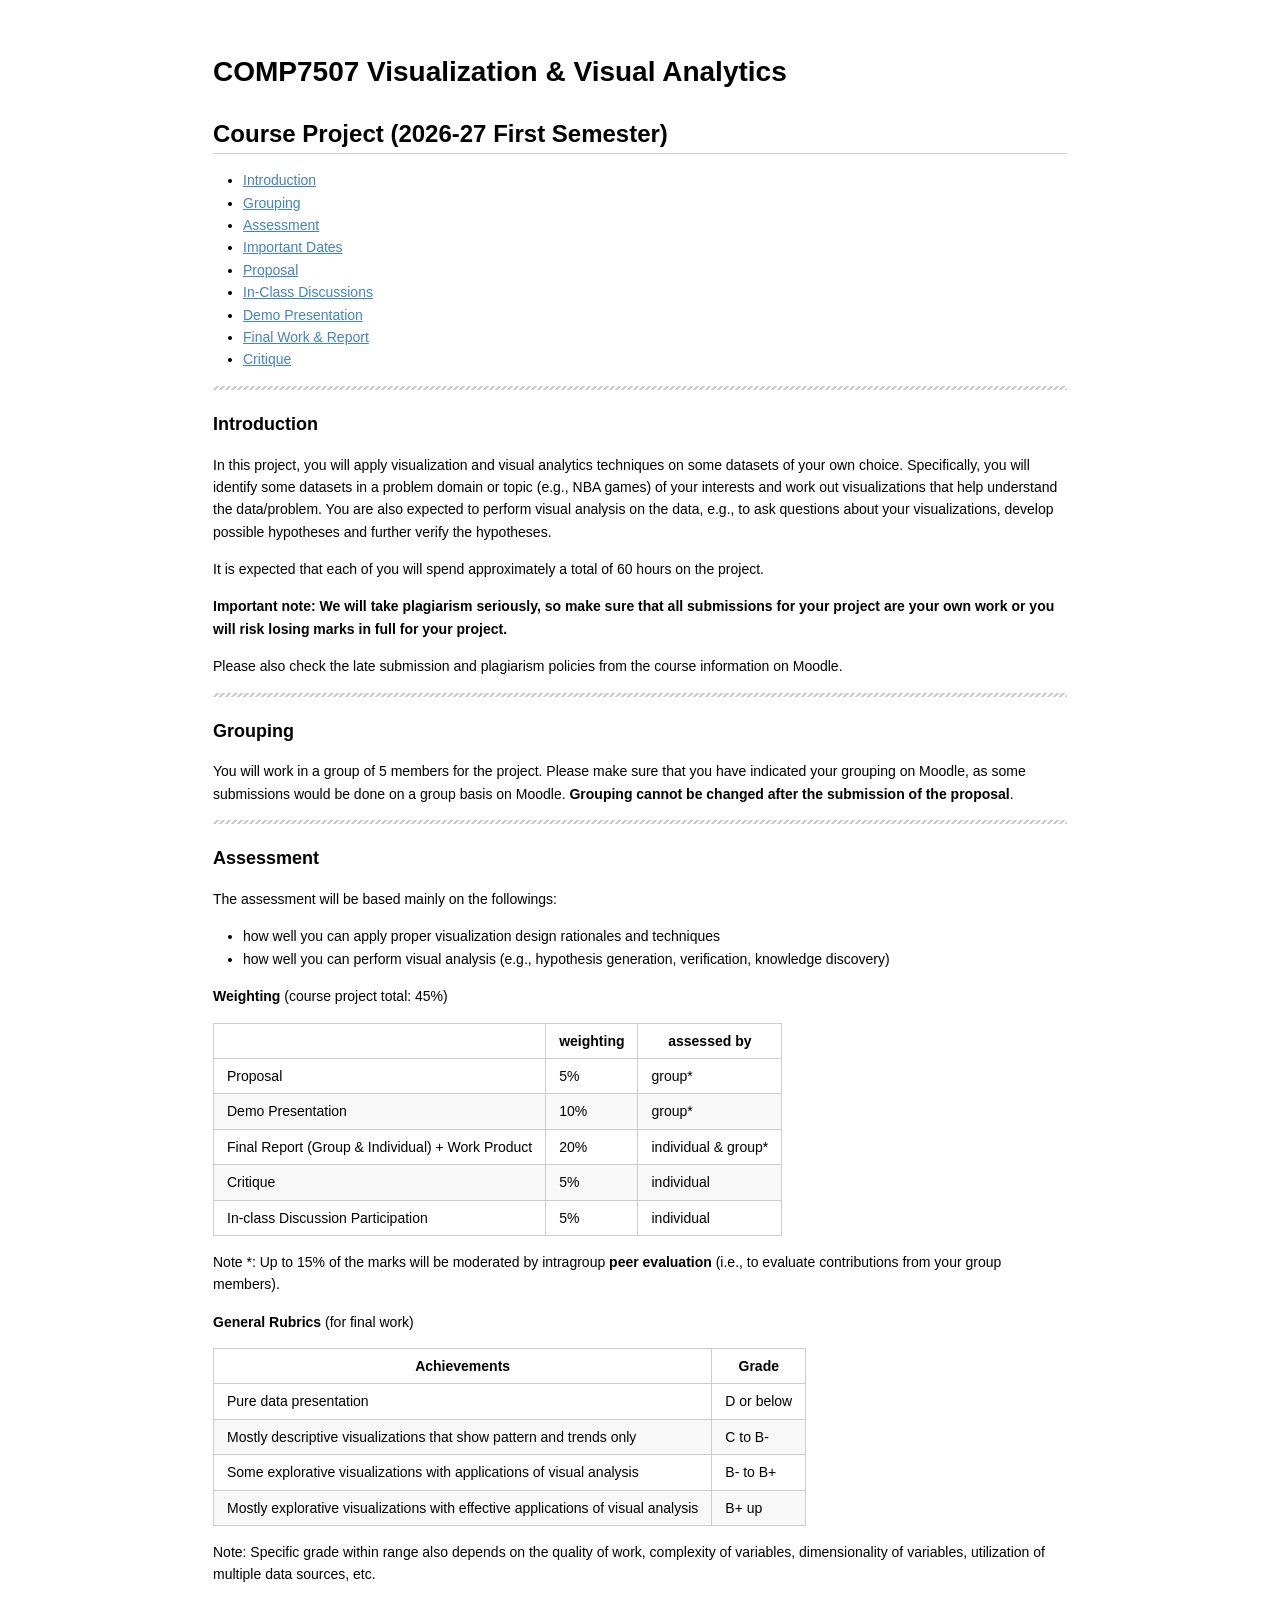
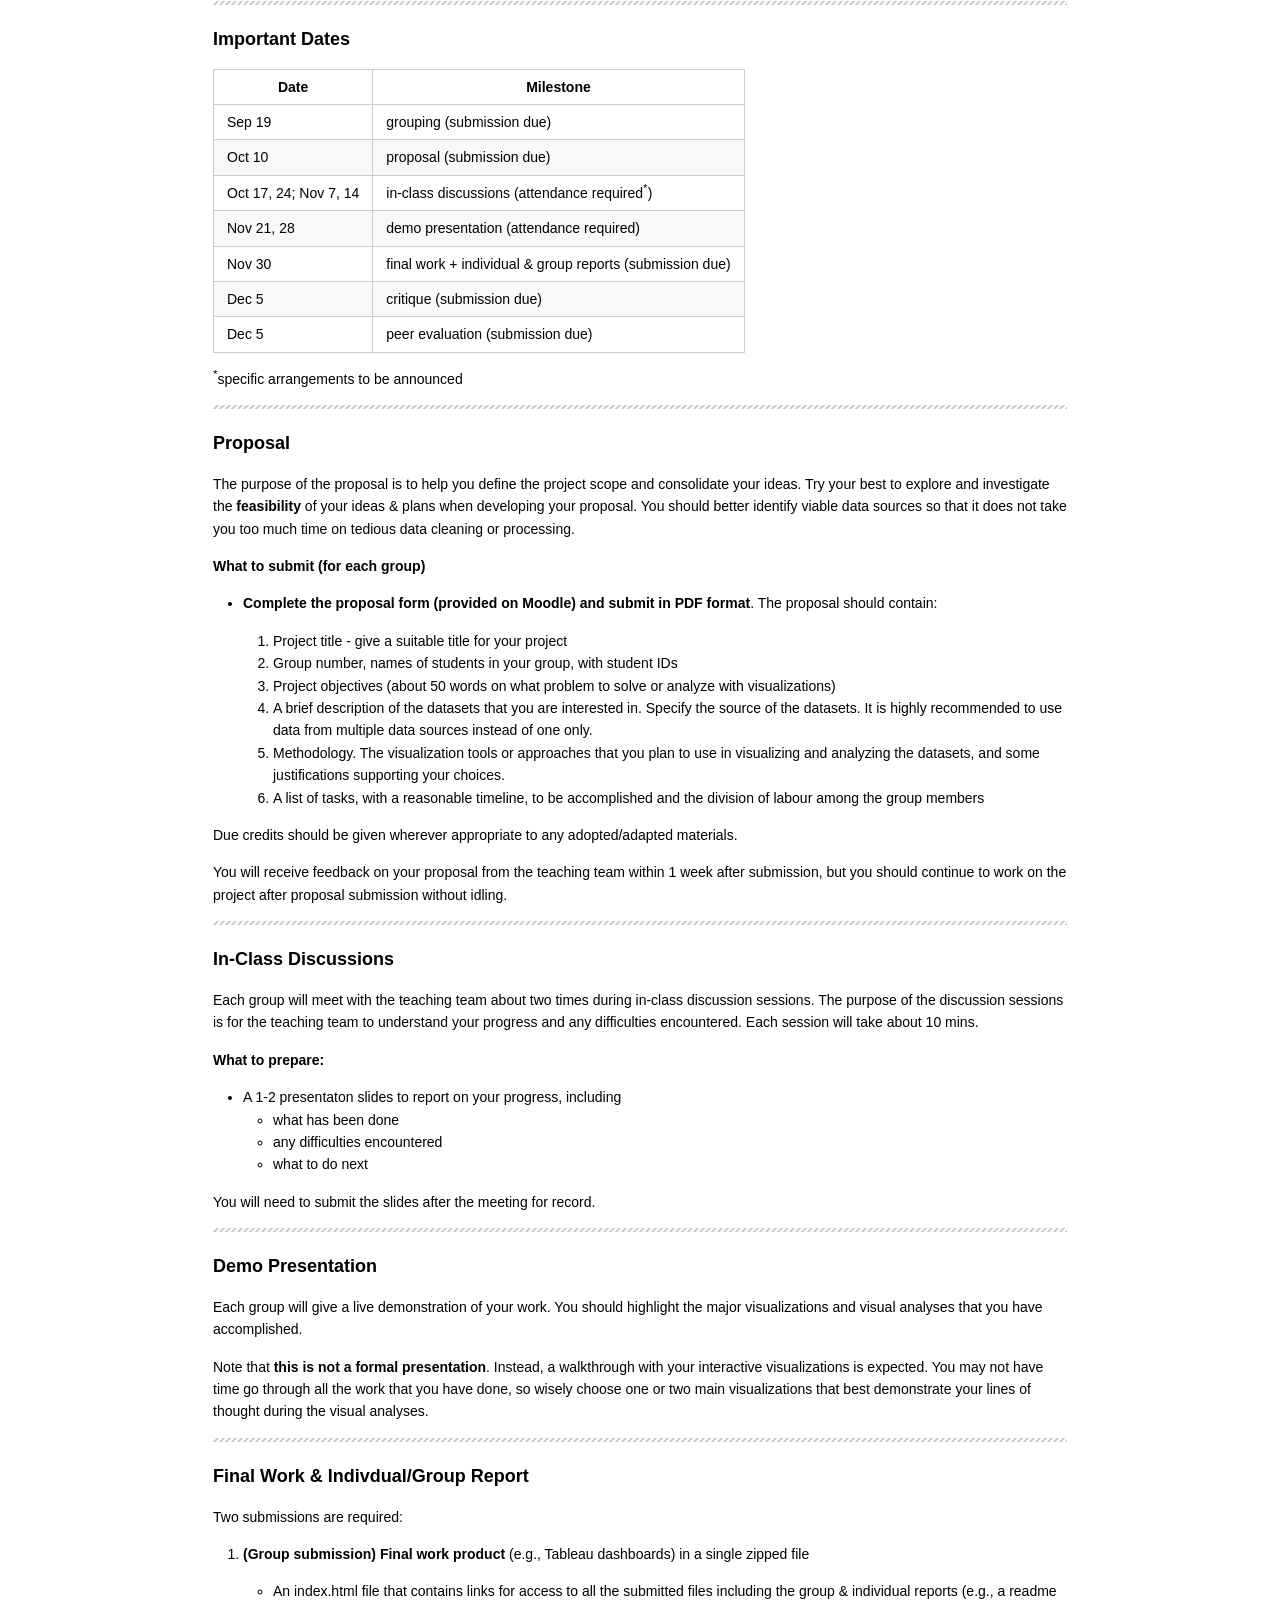
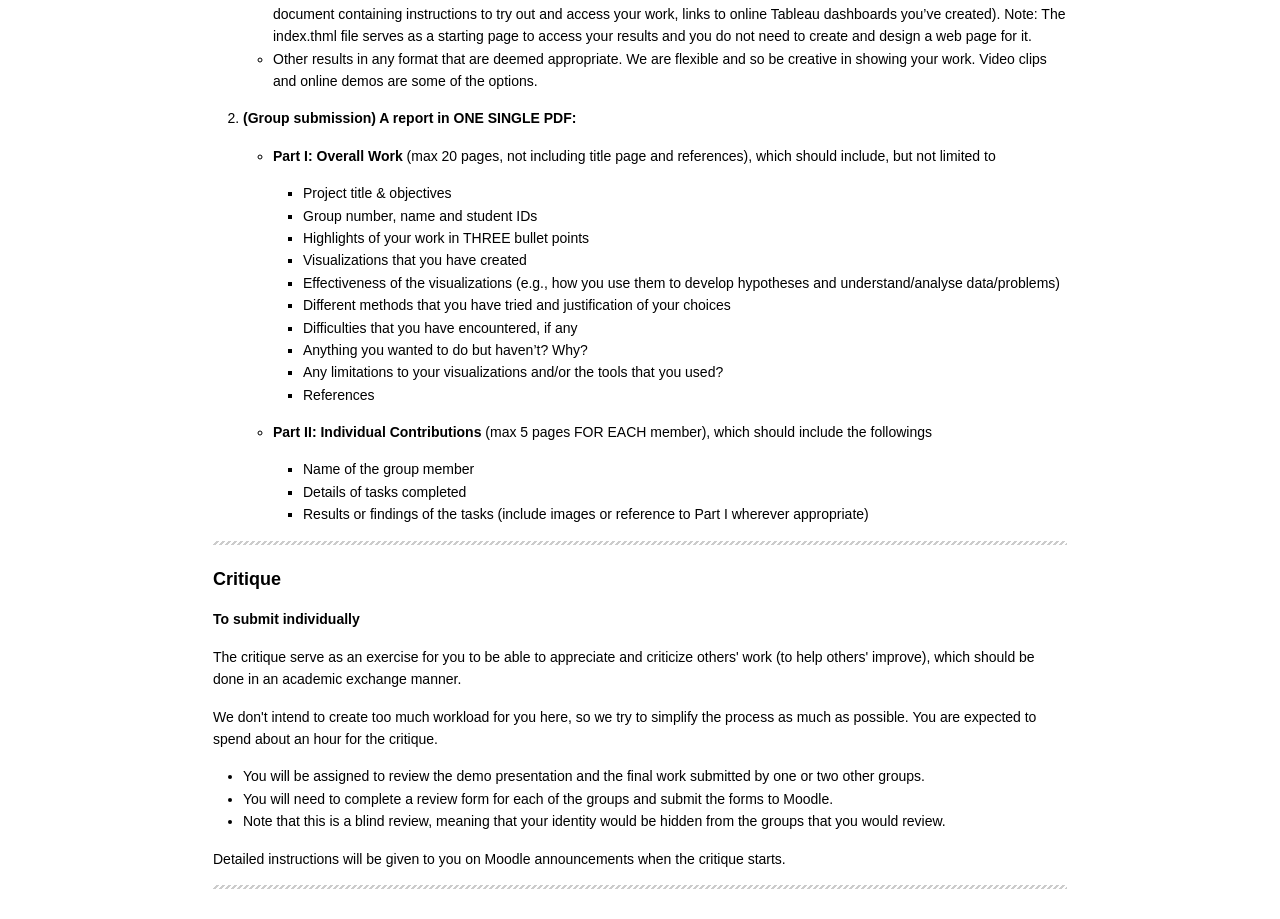
<file: COMP7507 Visualization and visual analytics/GroupProject/comp7507-project-requirements (2026-27 sem 1).html>
<!DOCTYPE html>
<html>

<head>

<meta charset="utf-8">
<meta name="viewport" content="width=device-width, initial-scale=1.0, user-scalable=yes">
<title>comp7507-project-requirements (2026-27 sem 1)</title>


<style type="text/css">
body {
  font-family: Helvetica, arial, sans-serif;
  font-size: 14px;
  line-height: 1.6;
  padding-top: 10px;
  padding-bottom: 10px;
  background-color: white;
  padding: 30px; }

body > *:first-child {
  margin-top: 0 !important; }
body > *:last-child {
  margin-bottom: 0 !important; }

a {
  color: #4183C4; }
a.absent {
  color: #cc0000; }
a.anchor {
  display: block;
  padding-left: 30px;
  margin-left: -30px;
  cursor: pointer;
  position: absolute;
  top: 0;
  left: 0;
  bottom: 0; }

h1, h2, h3, h4, h5, h6 {
  margin: 20px 0 10px;
  padding: 0;
  font-weight: bold;
  -webkit-font-smoothing: antialiased;
  cursor: text;
  position: relative; }

h1:hover a.anchor, h2:hover a.anchor, h3:hover a.anchor, h4:hover a.anchor, h5:hover a.anchor, h6:hover a.anchor {
  background: url([data-uri]) no-repeat 10px center;
  text-decoration: none; }

h1 tt, h1 code {
  font-size: inherit; }

h2 tt, h2 code {
  font-size: inherit; }

h3 tt, h3 code {
  font-size: inherit; }

h4 tt, h4 code {
  font-size: inherit; }

h5 tt, h5 code {
  font-size: inherit; }

h6 tt, h6 code {
  font-size: inherit; }

h1 {
  font-size: 28px;
  color: black; }

h2 {
  font-size: 24px;
  border-bottom: 1px solid #cccccc;
  color: black; }

h3 {
  font-size: 18px; }

h4 {
  font-size: 16px; }

h5 {
  font-size: 14px; }

h6 {
  color: #777777;
  font-size: 14px; }

p, blockquote, ul, ol, dl, li, table, pre {
  margin: 15px 0; }

hr {
  background: transparent url([data-uri]) repeat-x 0 0;
  border: 0 none;
  color: #cccccc;
  height: 4px;
  padding: 0;
}

body > h2:first-child {
  margin-top: 0;
  padding-top: 0; }
body > h1:first-child {
  margin-top: 0;
  padding-top: 0; }
  body > h1:first-child + h2 {
    margin-top: 0;
    padding-top: 0; }
body > h3:first-child, body > h4:first-child, body > h5:first-child, body > h6:first-child {
  margin-top: 0;
  padding-top: 0; }

a:first-child h1, a:first-child h2, a:first-child h3, a:first-child h4, a:first-child h5, a:first-child h6 {
  margin-top: 0;
  padding-top: 0; }

h1 p, h2 p, h3 p, h4 p, h5 p, h6 p {
  margin-top: 0; }

li p.first {
  display: inline-block; }
li {
  margin: 0; }
ul, ol {
  padding-left: 30px; }

ul :first-child, ol :first-child {
  margin-top: 0; }

dl {
  padding: 0; }
  dl dt {
    font-size: 14px;
    font-weight: bold;
    font-style: italic;
    padding: 0;
    margin: 15px 0 5px; }
    dl dt:first-child {
      padding: 0; }
    dl dt > :first-child {
      margin-top: 0; }
    dl dt > :last-child {
      margin-bottom: 0; }
  dl dd {
    margin: 0 0 15px;
    padding: 0 15px; }
    dl dd > :first-child {
      margin-top: 0; }
    dl dd > :last-child {
      margin-bottom: 0; }

blockquote {
  border-left: 4px solid #dddddd;
  padding: 0 15px;
  color: #777777; }
  blockquote > :first-child {
    margin-top: 0; }
  blockquote > :last-child {
    margin-bottom: 0; }

table {
  padding: 0;border-collapse: collapse; }
  table tr {
    border-top: 1px solid #cccccc;
    background-color: white;
    margin: 0;
    padding: 0; }
    table tr:nth-child(2n) {
      background-color: #f8f8f8; }
    table tr th {
      font-weight: bold;
      border: 1px solid #cccccc;
      margin: 0;
      padding: 6px 13px; }
    table tr td {
      border: 1px solid #cccccc;
      margin: 0;
      padding: 6px 13px; }
    table tr th :first-child, table tr td :first-child {
      margin-top: 0; }
    table tr th :last-child, table tr td :last-child {
      margin-bottom: 0; }

img {
  max-width: 100%; }

span.frame {
  display: block;
  overflow: hidden; }
  span.frame > span {
    border: 1px solid #dddddd;
    display: block;
    float: left;
    overflow: hidden;
    margin: 13px 0 0;
    padding: 7px;
    width: auto; }
  span.frame span img {
    display: block;
    float: left; }
  span.frame span span {
    clear: both;
    color: #333333;
    display: block;
    padding: 5px 0 0; }
span.align-center {
  display: block;
  overflow: hidden;
  clear: both; }
  span.align-center > span {
    display: block;
    overflow: hidden;
    margin: 13px auto 0;
    text-align: center; }
  span.align-center span img {
    margin: 0 auto;
    text-align: center; }
span.align-right {
  display: block;
  overflow: hidden;
  clear: both; }
  span.align-right > span {
    display: block;
    overflow: hidden;
    margin: 13px 0 0;
    text-align: right; }
  span.align-right span img {
    margin: 0;
    text-align: right; }
span.float-left {
  display: block;
  margin-right: 13px;
  overflow: hidden;
  float: left; }
  span.float-left span {
    margin: 13px 0 0; }
span.float-right {
  display: block;
  margin-left: 13px;
  overflow: hidden;
  float: right; }
  span.float-right > span {
    display: block;
    overflow: hidden;
    margin: 13px auto 0;
    text-align: right; }

code, tt {
  margin: 0 2px;
  padding: 0 5px;
  white-space: nowrap;
  border: 1px solid #eaeaea;
  background-color: #f8f8f8;
  border-radius: 3px; }

pre code {
  margin: 0;
  padding: 0;
  white-space: pre;
  border: none;
  background: transparent; }

.highlight pre {
  background-color: #f8f8f8;
  border: 1px solid #cccccc;
  font-size: 13px;
  line-height: 19px;
  overflow: auto;
  padding: 6px 10px;
  border-radius: 3px; }

pre {
  background-color: #f8f8f8;
  border: 1px solid #cccccc;
  font-size: 13px;
  line-height: 19px;
  overflow: auto;
  padding: 6px 10px;
  border-radius: 3px; }
  pre code, pre tt {
    background-color: transparent;
    border: none; }

sup {
    font-size: 0.83em;
    vertical-align: super;
    line-height: 0;
}

kbd {
  display: inline-block;
  padding: 3px 5px;
  font-size: 11px;
  line-height: 10px;
  color: #555;
  vertical-align: middle;
  background-color: #fcfcfc;
  border: solid 1px #ccc;
  border-bottom-color: #bbb;
  border-radius: 3px;
  box-shadow: inset 0 -1px 0 #bbb
}

* {
	-webkit-print-color-adjust: exact;
}
@media screen and (min-width: 914px) {
    body {
        width: 854px;
        margin:0 auto;
    }
}
@media print {
	table, pre {
		page-break-inside: avoid;
	}
	pre {
		word-wrap: break-word;
	}
  body {
    padding: 2cm; 
  }
}
</style>


</head>

<body>

<p><style
  type="text/css">
pre {
  background-color: #f5f5f5;
  font-family: Consolas, &quot;Liberation Mono&quot;, Menlo, Courier, monospace;
}
</style></p>

<h1 id="toc_0">COMP7507 Visualization &amp; Visual Analytics</h1>

<h2 id="toc_1">Course Project (2026-27 First Semester)</h2>

<ul>
<li><a href="#intro">Introduction</a></li>
<li><a href="#grouping">Grouping</a></li>
<li><a href="#assessment">Assessment</a></li>
<li><a href="#milestone">Important Dates</a></li>
<li><a href="#proposal">Proposal</a></li>
<li><a href="#in-class-discussions">In-Class Discussions</a></li>
<li><a href="#demo">Demo Presentation</a></li>
<li><a href="#final">Final Work &amp; Report</a></li>
<li><a href="#critique">Critique</a></li>
</ul>

<hr>

<h3 id="toc_2"><a name="intro"></a>Introduction</h3>

<p>In this project, you will apply visualization and visual analytics techniques on some datasets of your own choice. Specifically, you will identify some datasets in a problem domain or topic (e.g., NBA games) of your interests and work out visualizations that help understand the data/problem.  You are also expected to perform visual analysis on the data, e.g., to ask questions about your visualizations, develop possible hypotheses and further verify the hypotheses.</p>

<p>It is expected that each of you will spend approximately a total of 60 hours on the project. </p>

<p><strong>Important note: We will take plagiarism seriously, so make sure that all submissions for your project are your own work or you will risk losing marks in full for your project.</strong></p>

<p>Please also check the late submission and plagiarism policies from the course information on Moodle.</p>

<hr>

<h3 id="toc_3"><a name="grouping"></a>Grouping</h3>

<p>You will work in a group of 5 members for the project.  Please make sure that you have indicated your grouping on Moodle, as some submissions would be done on a group basis on Moodle.  <strong>Grouping cannot be changed after the submission of the proposal</strong>.</p>

<hr>

<h3 id="toc_4"><a name="assessment"></a>Assessment</h3>

<p>The assessment will be based mainly on the followings:</p>

<ul>
<li>how well you can apply proper visualization design rationales and techniques </li>
<li>how well you can perform visual analysis (e.g., hypothesis generation, verification, knowledge discovery) </li>
</ul>

<p><strong>Weighting</strong> (course project total: 45%)</p>

<table>
<thead>
<tr>
<th></th>
<th>weighting</th>
<th>assessed by</th>
</tr>
</thead>

<tbody>
<tr>
<td>Proposal</td>
<td>5%</td>
<td>group*</td>
</tr>
<tr>
<td>Demo Presentation</td>
<td>10%</td>
<td>group*</td>
</tr>
<tr>
<td>Final Report (Group &amp; Individual) + Work Product</td>
<td>20%</td>
<td>individual &amp; group*</td>
</tr>
<tr>
<td>Critique</td>
<td>5%</td>
<td>individual</td>
</tr>
<tr>
<td>In-class Discussion Participation</td>
<td>5%</td>
<td>individual</td>
</tr>
</tbody>
</table>

<p>Note *: Up to 15% of the marks will be moderated by intragroup <strong>peer evaluation</strong> (i.e., to evaluate contributions from your group members).</p>

<p><strong>General Rubrics</strong> (for final work)</p>

<table>
<thead>
<tr>
<th>Achievements</th>
<th>Grade</th>
</tr>
</thead>

<tbody>
<tr>
<td>Pure data presentation</td>
<td>D or below</td>
</tr>
<tr>
<td>Mostly descriptive visualizations that show pattern and trends only</td>
<td>C to B-</td>
</tr>
<tr>
<td>Some explorative visualizations with applications of visual analysis</td>
<td>B- to B+</td>
</tr>
<tr>
<td>Mostly explorative visualizations with effective applications of visual analysis</td>
<td>B+ up</td>
</tr>
</tbody>
</table>

<p>Note: Specific grade within range also depends on the quality of work, complexity of variables, dimensionality of variables, utilization of multiple data sources, etc.</p>

<hr>

<h3 id="toc_5"><a name="milestone"></a>Important Dates</h3>

<table>
<thead>
<tr>
<th>Date</th>
<th>Milestone</th>
</tr>
</thead>

<tbody>
<tr>
<td>Sep 19</td>
<td>grouping (submission due)</td>
</tr>
<tr>
<td>Oct 10</td>
<td>proposal (submission due)</td>
</tr>
<tr>
<td>Oct 17, 24; Nov 7, 14</td>
<td>in-class discussions (attendance required<sup>*</sup>)</td>
</tr>
<tr>
<td>Nov 21, 28</td>
<td>demo presentation (attendance required)</td>
</tr>
<tr>
<td>Nov 30</td>
<td>final work + individual &amp; group reports (submission due)</td>
</tr>
<tr>
<td>Dec 5</td>
<td>critique (submission due)</td>
</tr>
<tr>
<td>Dec 5</td>
<td>peer evaluation (submission due)</td>
</tr>
</tbody>
</table>

<p><sup>*</sup>specific arrangements to be announced</p>

<hr>

<h3 id="toc_6"><a name="proposal"></a>Proposal</h3>

<p>The purpose of the proposal is to help you define the project scope and consolidate your ideas.  Try your best to explore and investigate the <strong>feasibility</strong> of your ideas &amp; plans when developing your proposal. You should better identify viable data sources so that it does not take you too much time on tedious data cleaning or processing.</p>

<p><strong>What to submit (for each group)</strong></p>

<ul>
<li><p><strong>Complete the proposal form (provided on Moodle) and submit in PDF format</strong>.  The proposal should contain:</p>

<ol>
<li>Project title - give a suitable title for your project</li>
<li>Group number, names of students in your group, with student IDs</li>
<li>Project objectives (about 50 words on what problem to solve or analyze with visualizations)</li>
<li>A brief description of the datasets that you are interested in.  Specify the source of the datasets.  It is highly recommended to use data from multiple data sources instead of one only.</li>
<li>Methodology.  The visualization tools or approaches that you plan to use in visualizing and analyzing the datasets, and some justifications supporting your choices.</li>
<li>A list of tasks, with a reasonable timeline, to be accomplished and the division of labour among the group members</li>
</ol></li>
</ul>

<p>Due credits should be given wherever appropriate to any adopted/adapted materials.</p>

<p>You will receive feedback on your proposal from the teaching team within 1 week after submission, but you should continue to work on the project after proposal submission without idling.</p>

<hr>

<h3 id="toc_7"><a name="in-class-discussions"></a>In-Class Discussions</h3>

<p>Each group will meet with the teaching team about two times during in-class discussion sessions.  The purpose of the discussion sessions is for the teaching team to understand your progress and any difficulties encountered.  Each session will take about 10 mins.</p>

<p><strong>What to prepare:</strong></p>

<ul>
<li>A 1-2 presentaton slides to report on your progress, including

<ul>
<li>what has been done</li>
<li>any difficulties encountered</li>
<li>what to do next</li>
</ul></li>
</ul>

<p>You will need to submit the slides after the meeting for record.</p>

<hr>

<h3 id="toc_8"><a name="demo"></a>Demo Presentation</h3>

<p>Each group will give a live demonstration of your work.  You should highlight the major visualizations and visual analyses that you have accomplished.  </p>

<p>Note that <strong>this is not a formal presentation</strong>.  Instead, a walkthrough with your interactive visualizations is expected.  You may not have time go through all the work that you have done, so wisely choose one or two main visualizations that best demonstrate your lines of thought during the visual analyses. </p>

<hr>

<h3 id="toc_9"><a name="final"></a>Final Work &amp; Indivdual/Group Report</h3>

<p>Two submissions are required:</p>

<ol>
<li><p><strong>(Group submission) Final work product</strong> (e.g., Tableau dashboards) in a single zipped file</p>

<ul>
<li>An index.html file that contains links for access to all the submitted files including the group &amp; individual reports (e.g., a readme document containing instructions to try out and access your work, links to online Tableau dashboards you’ve created).  Note: The index.thml file serves as a starting page to access your results and you do not need to create and design a web page for it.<br></li>
<li>Other results in any format that are deemed appropriate.  We are flexible and so be creative in showing your work.  Video clips and online demos are some of the options.</li>
</ul></li>
<li><p><strong>(Group submission) A report in ONE SINGLE PDF:</strong></p>

<ul>
<li><strong>Part I: Overall Work</strong> (max 20 pages, not including title page and references), which should include, but not limited to

<ul>
<li>Project title &amp; objectives</li>
<li>Group number, name and student IDs</li>
<li>Highlights of your work in THREE bullet points</li>
<li>Visualizations that you have created</li>
<li>Effectiveness of the visualizations (e.g., how you use them to develop hypotheses and understand/analyse data/problems)</li>
<li>Different methods that you have tried and justification of your choices</li>
<li>Difficulties that you have encountered, if any</li>
<li>Anything you wanted to do but haven’t? Why?</li>
<li>Any limitations to your visualizations and/or the tools that you used?</li>
<li>References</li>
</ul></li>
<li><strong>Part II: Individual Contributions</strong> (max 5 pages FOR EACH member), which should include the followings

<ul>
<li>Name of the group member</li>
<li>Details of tasks completed </li>
<li>Results or findings of the tasks (include images or reference to Part I wherever appropriate)</li>
</ul></li>
</ul></li>
</ol>

<hr>

<h3 id="toc_10"><a name="critique"></a>Critique</h3>

<p><strong>To submit individually</strong></p>

<p>The critique serve as an exercise for you to be able to appreciate and criticize others&#39; work (to help others&#39; improve), which should be done in an academic exchange manner.</p>

<p>We don&#39;t intend to create too much workload for you here, so we try to simplify the process as much as possible.  You are expected to spend about an hour for the critique.</p>

<ul>
<li>You will be assigned to review the demo presentation and the final work submitted by one or two other groups.</li>
<li>You will need to complete a review form for each of the groups and submit the forms to Moodle.</li>
<li>Note that this is a blind review, meaning that your identity would be hidden from the groups that you would review.</li>
</ul>

<p>Detailed instructions will be given to you on Moodle announcements when the critique starts.</p>

<hr>




</body>

</html>
</file>
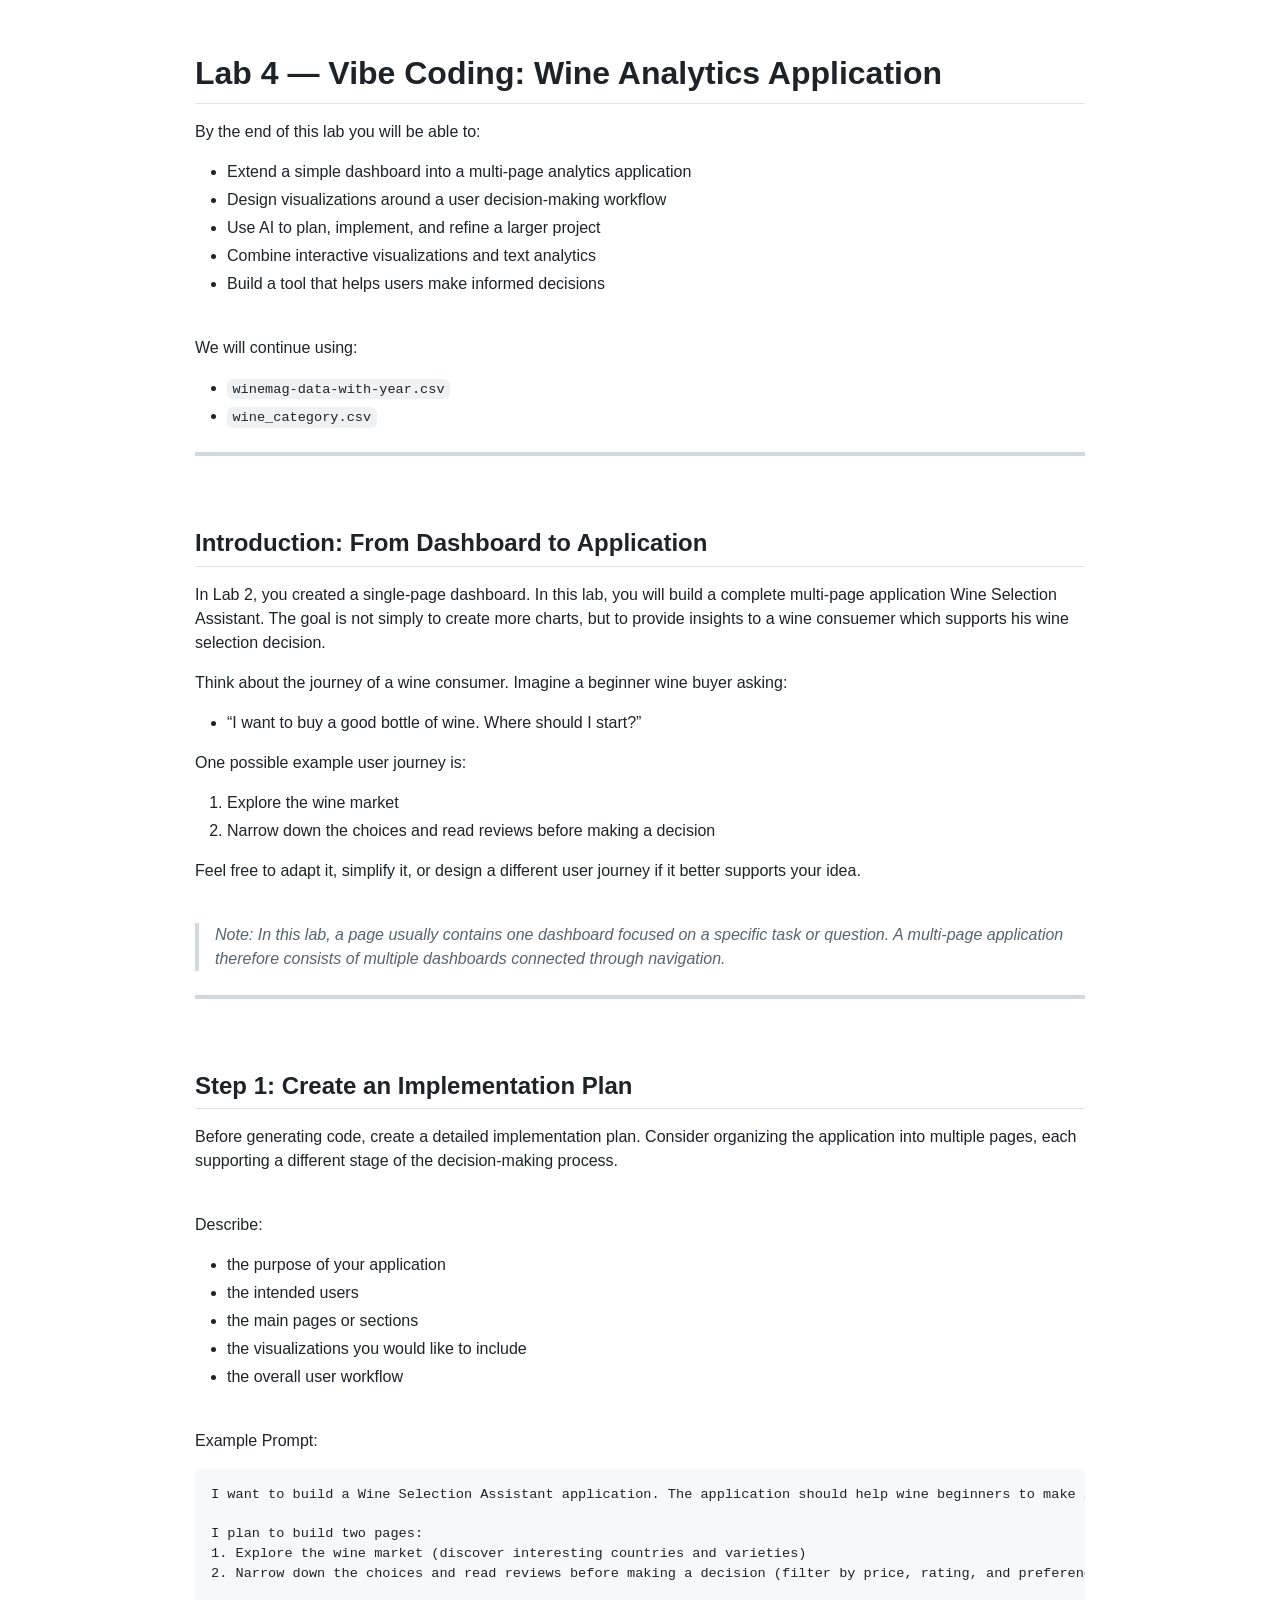
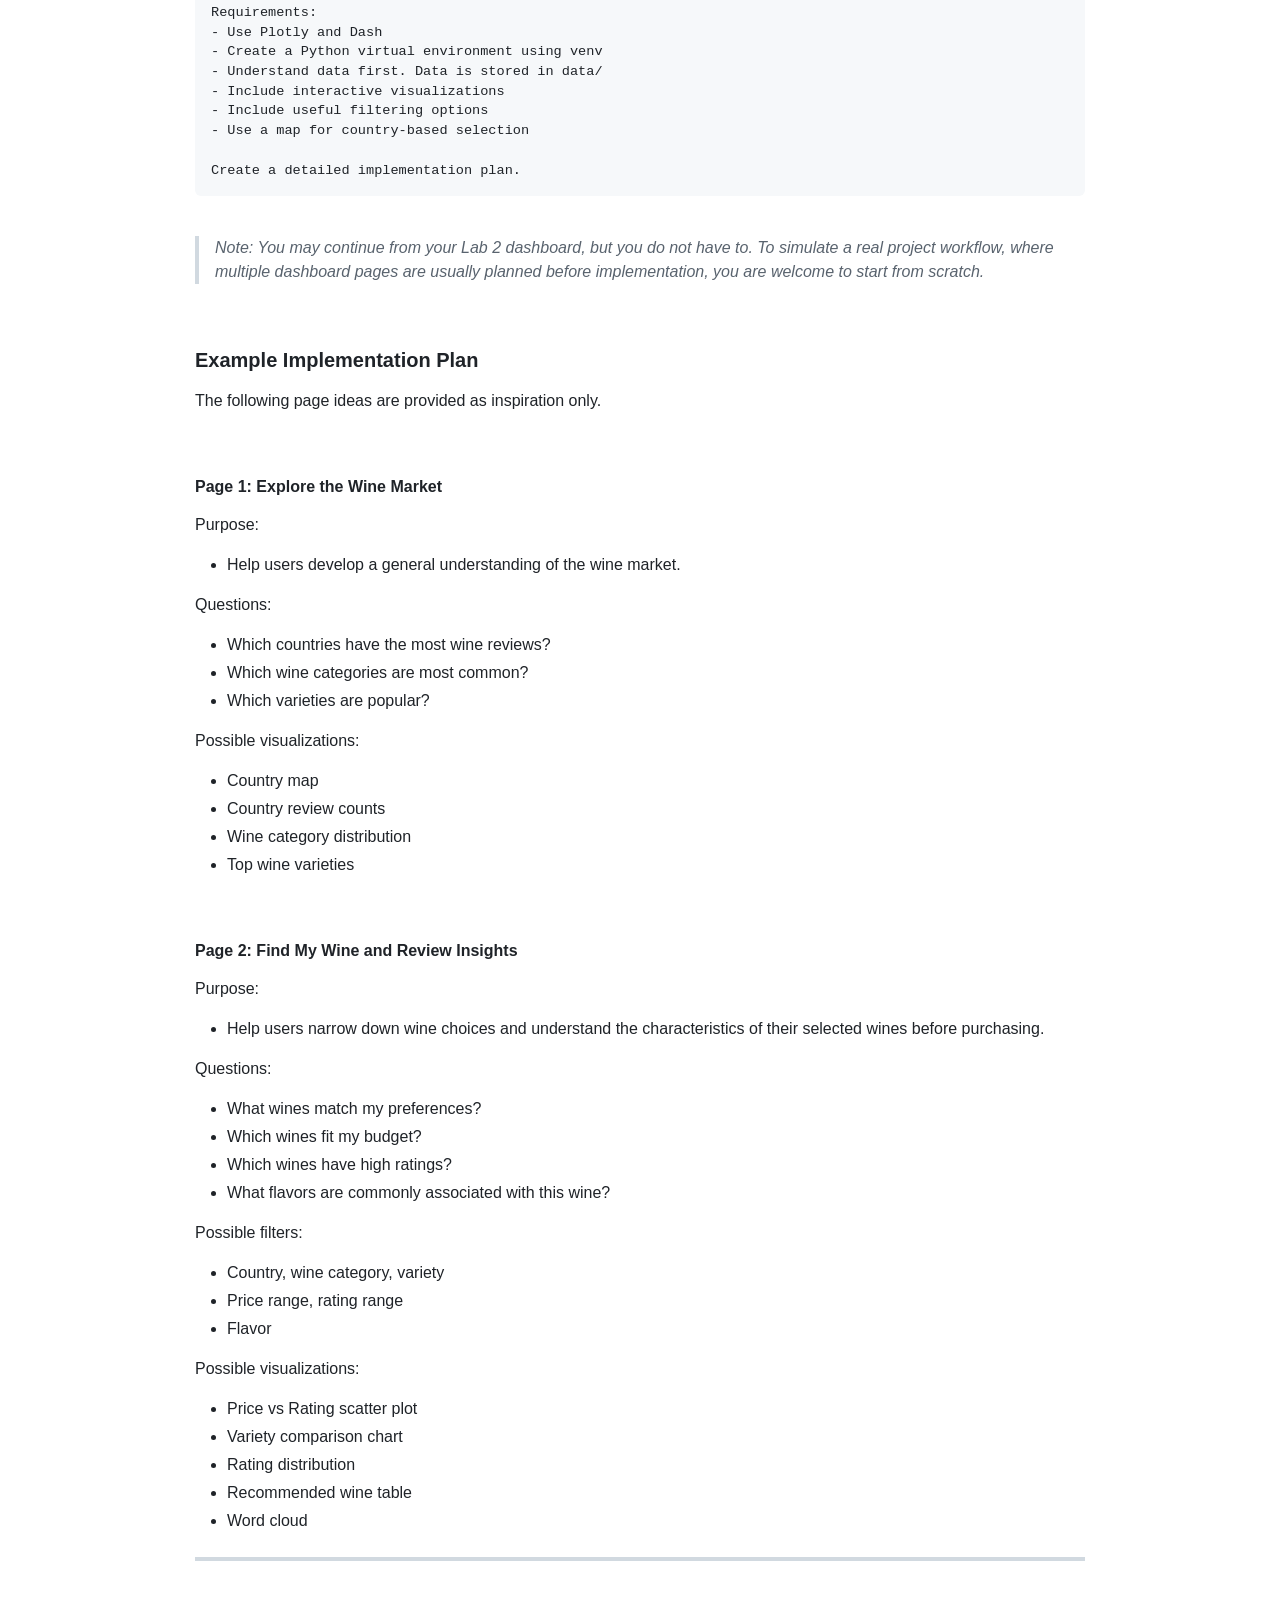
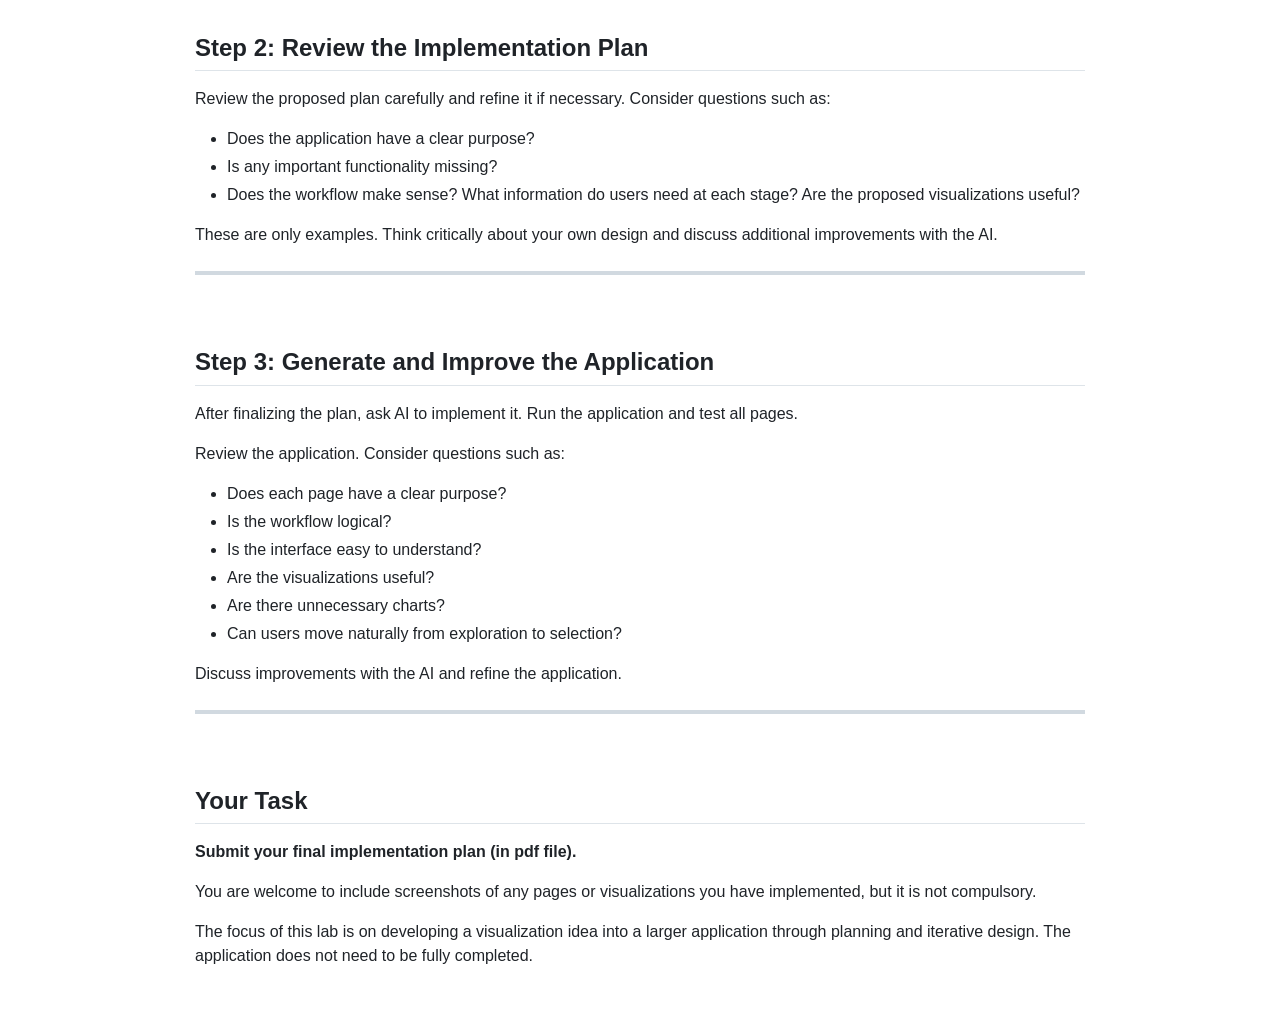
<file: COMP7507 Visualization and visual analytics/Assignments/Lab4 - Wine Analytics Application-20261027/Lab4 - Vibe Coding (Wine Analytics Application).html>
<!DOCTYPE html>
<html>
<head>
<meta charset="utf-8">
<meta name="viewport" content="width=device-width, initial-scale=1">
<title>lab4_vibe_coding</title>
<style>
/*!
 * github-markdown-css v5.5.1
 * Source: https://github.com/sindresorhus/github-markdown-css
 * License: MIT
 * Vendored into media/ for runtime use in the extension.
 */
/* light */
.markdown-body {
  color-scheme: light;
  -ms-text-size-adjust: 100%;
  -webkit-text-size-adjust: 100%;
  margin: 0;
  color: #1f2328;
  background-color: #ffffff;
  font-family: -apple-system,BlinkMacSystemFont,"Segoe UI","Noto Sans",Helvetica,Arial,sans-serif,"Apple Color Emoji","Segoe UI Emoji";
  font-size: 16px;
  line-height: 1.5;
  word-wrap: break-word;
}

.markdown-body .octicon {
  display: inline-block;
  fill: currentColor;
  vertical-align: text-bottom;
}

.markdown-body h1:hover .anchor .octicon-link:before,
.markdown-body h2:hover .anchor .octicon-link:before,
.markdown-body h3:hover .anchor .octicon-link:before,
.markdown-body h4:hover .anchor .octicon-link:before,
.markdown-body h5:hover .anchor .octicon-link:before,
.markdown-body h6:hover .anchor .octicon-link:before {
  width: 16px;
  height: 16px;
  content: ' ';
  display: inline-block;
  background-color: currentColor;
  -webkit-mask-image: url("data:image/svg+xml,<svg xmlns='http://www.w3.org/2000/svg' viewBox='0 0 16 16' version='1.1' aria-hidden='true'><path fill-rule='evenodd' d='M7.775 3.275a.75.75 0 001.06 1.06l1.25-1.25a2 2 0 112.83 2.83l-2.5 2.5a2 2 0 01-2.83 0 .75.75 0 00-1.06 1.06 3.5 3.5 0 004.95 0l2.5-2.5a3.5 3.5 0 00-4.95-4.95l-1.25 1.25zm-4.69 9.64a2 2 0 010-2.83l2.5-2.5a2 2 0 012.83 0 .75.75 0 001.06-1.06 3.5 3.5 0 00-4.95 0l-2.5 2.5a3.5 3.5 0 004.95 4.95l1.25-1.25a.75.75 0 00-1.06-1.06l-1.25 1.25a2 2 0 01-2.83 0z'></path></svg>");
  mask-image: url("data:image/svg+xml,<svg xmlns='http://www.w3.org/2000/svg' viewBox='0 0 16 16' version='1.1' aria-hidden='true'><path fill-rule='evenodd' d='M7.775 3.275a.75.75 0 001.06 1.06l1.25-1.25a2 2 0 112.83 2.83l-2.5 2.5a2 2 0 01-2.83 0 .75.75 0 00-1.06 1.06 3.5 3.5 0 004.95 0l2.5-2.5a3.5 3.5 0 00-4.95-4.95l-1.25 1.25zm-4.69 9.64a2 2 0 010-2.83l2.5-2.5a2 2 0 012.83 0 .75.75 0 001.06-1.06 3.5 3.5 0 00-4.95 0l-2.5 2.5a3.5 3.5 0 004.95 4.95l1.25-1.25a.75.75 0 00-1.06-1.06l-1.25 1.25a2 2 0 01-2.83 0z'></path></svg>");
}

.markdown-body details,
.markdown-body figcaption,
.markdown-body figure {
  display: block;
}

.markdown-body summary {
  display: list-item;
}

.markdown-body [hidden] {
  display: none !important;
}

.markdown-body a {
  background-color: transparent;
  color: #0969da;
  text-decoration: none;
}

.markdown-body abbr[title] {
  border-bottom: none;
  -webkit-text-decoration: underline dotted;
  text-decoration: underline dotted;
}

.markdown-body b,
.markdown-body strong {
  font-weight: 600;
}

.markdown-body dfn {
  font-style: italic;
}

.markdown-body h1 {
  margin: .67em 0;
  font-weight: 600;
  padding-bottom: .3em;
  font-size: 2em;
  border-bottom: 1px solid #d1d9e0b3;
}

.markdown-body mark {
  background-color: #fff8c5;
  color: #1f2328;
}

.markdown-body small {
  font-size: 90%;
}

.markdown-body sub,
.markdown-body sup {
  font-size: 75%;
  line-height: 0;
  position: relative;
  vertical-align: baseline;
}

.markdown-body sub {
  bottom: -0.25em;
}

.markdown-body sup {
  top: -0.5em;
}

.markdown-body img {
  border-style: none;
  max-width: 100%;
  box-sizing: content-box;
}

.markdown-body code,
.markdown-body kbd,
.markdown-body pre,
.markdown-body samp {
  font-family: monospace;
  font-size: 1em;
}

.markdown-body figure {
  margin: 1em 2.5rem;
}

.markdown-body hr {
  box-sizing: content-box;
  overflow: hidden;
  background: transparent;
  border-bottom: 1px solid #d1d9e0b3;
  height: .25em;
  padding: 0;
  margin: 1.5rem 0;
  background-color: #d1d9e0;
  border: 0;
}

.markdown-body input {
  font: inherit;
  margin: 0;
  overflow: visible;
  font-family: inherit;
  font-size: inherit;
  line-height: inherit;
}

.markdown-body [type=button],
.markdown-body [type=reset],
.markdown-body [type=submit] {
  -webkit-appearance: button;
  appearance: button;
}

.markdown-body [type=checkbox],
.markdown-body [type=radio] {
  box-sizing: border-box;
  padding: 0;
}

.markdown-body [type=number]::-webkit-inner-spin-button,
.markdown-body [type=number]::-webkit-outer-spin-button {
  height: auto;
}

.markdown-body [type=search]::-webkit-search-cancel-button,
.markdown-body [type=search]::-webkit-search-decoration {
  -webkit-appearance: none;
  appearance: none;
}

.markdown-body ::-webkit-input-placeholder {
  color: inherit;
  opacity: .54;
}

.markdown-body ::-webkit-file-upload-button {
  -webkit-appearance: button;
  appearance: button;
  font: inherit;
}

.markdown-body a:hover {
  text-decoration: underline;
}

.markdown-body ::placeholder {
  color: #59636e;
  opacity: 1;
}

.markdown-body hr::before {
  display: table;
  content: "";
}

.markdown-body hr::after {
  display: table;
  clear: both;
  content: "";
}

.markdown-body table {
  border-spacing: 0;
  border-collapse: collapse;
  display: block;
  width: max-content;
  max-width: 100%;
  overflow: auto;
  font-variant: tabular-nums;
}

.markdown-body td,
.markdown-body th {
  padding: 0;
}

.markdown-body details summary {
  cursor: pointer;
}

.markdown-body a:focus,
.markdown-body [role=button]:focus,
.markdown-body input[type=radio]:focus,
.markdown-body input[type=checkbox]:focus {
  outline: 2px solid #0969da;
  outline-offset: -2px;
  box-shadow: none;
}

.markdown-body a:focus:not(:focus-visible),
.markdown-body [role=button]:focus:not(:focus-visible),
.markdown-body input[type=radio]:focus:not(:focus-visible),
.markdown-body input[type=checkbox]:focus:not(:focus-visible) {
  outline: solid 1px transparent;
}

.markdown-body a:focus-visible,
.markdown-body [role=button]:focus-visible,
.markdown-body input[type=radio]:focus-visible,
.markdown-body input[type=checkbox]:focus-visible {
  outline: 2px solid #0969da;
  outline-offset: -2px;
  box-shadow: none;
}

.markdown-body a:not([class]):focus,
.markdown-body a:not([class]):focus-visible,
.markdown-body input[type=radio]:focus,
.markdown-body input[type=radio]:focus-visible,
.markdown-body input[type=checkbox]:focus,
.markdown-body input[type=checkbox]:focus-visible {
  outline-offset: 0;
}

.markdown-body kbd {
  display: inline-block;
  padding: 0.25rem;
  font: 11px ui-monospace, SFMono-Regular, SF Mono, Menlo, Consolas, Liberation Mono, monospace;
  line-height: 10px;
  color: #1f2328;
  vertical-align: middle;
  background-color: #f6f8fa;
  border: solid 1px #d1d9e0b3;
  border-bottom-color: #d1d9e0b3;
  border-radius: 6px;
  box-shadow: inset 0 -1px 0 #d1d9e0b3;
}

.markdown-body h1,
.markdown-body h2,
.markdown-body h3,
.markdown-body h4,
.markdown-body h5,
.markdown-body h6 {
  margin-top: 1.5rem;
  margin-bottom: 1rem;
  font-weight: 600;
  line-height: 1.25;
}

.markdown-body h2 {
  font-weight: 600;
  padding-bottom: .3em;
  font-size: 1.5em;
  border-bottom: 1px solid #d1d9e0b3;
}

.markdown-body h3 {
  font-weight: 600;
  font-size: 1.25em;
}

.markdown-body h4 {
  font-weight: 600;
  font-size: 1em;
}

.markdown-body h5 {
  font-weight: 600;
  font-size: .875em;
}

.markdown-body h6 {
  font-weight: 600;
  font-size: .85em;
  color: #59636e;
}

.markdown-body p {
  margin-top: 0;
  margin-bottom: 10px;
}

.markdown-body blockquote {
  margin: 0;
  padding: 0 1em;
  color: #59636e;
  border-left: .25em solid #d1d9e0;
}

.markdown-body ul,
.markdown-body ol {
  margin-top: 0;
  margin-bottom: 0;
  padding-left: 2em;
}

.markdown-body ol ol,
.markdown-body ul ol {
  list-style-type: lower-roman;
}

.markdown-body ul ul ol,
.markdown-body ul ol ol,
.markdown-body ol ul ol,
.markdown-body ol ol ol {
  list-style-type: lower-alpha;
}

.markdown-body dd {
  margin-left: 0;
}

.markdown-body tt,
.markdown-body code,
.markdown-body samp {
  font-family: ui-monospace, SFMono-Regular, SF Mono, Menlo, Consolas, Liberation Mono, monospace;
  font-size: 12px;
}

.markdown-body pre {
  margin-top: 0;
  margin-bottom: 0;
  font-family: ui-monospace, SFMono-Regular, SF Mono, Menlo, Consolas, Liberation Mono, monospace;
  font-size: 12px;
  word-wrap: normal;
}

.markdown-body .octicon {
  display: inline-block;
  overflow: visible !important;
  vertical-align: text-bottom;
  fill: currentColor;
}

.markdown-body input::-webkit-outer-spin-button,
.markdown-body input::-webkit-inner-spin-button {
  margin: 0;
  appearance: none;
}

.markdown-body .mr-2 {
  margin-right: 0.5rem !important;
}

.markdown-body::before {
  display: table;
  content: "";
}

.markdown-body::after {
  display: table;
  clear: both;
  content: "";
}

.markdown-body>*:first-child {
  margin-top: 0 !important;
}

.markdown-body>*:last-child {
  margin-bottom: 0 !important;
}

.markdown-body a:not([href]) {
  color: inherit;
  text-decoration: none;
}

.markdown-body .absent {
  color: #d1242f;
}

.markdown-body .anchor {
  float: left;
  padding-right: 0.25rem;
  margin-left: -20px;
  line-height: 1;
}

.markdown-body .anchor:focus {
  outline: none;
}

.markdown-body p,
.markdown-body blockquote,
.markdown-body ul,
.markdown-body ol,
.markdown-body dl,
.markdown-body table,
.markdown-body pre,
.markdown-body details {
  margin-top: 0;
  margin-bottom: 1rem;
}

.markdown-body blockquote>:first-child {
  margin-top: 0;
}

.markdown-body blockquote>:last-child {
  margin-bottom: 0;
}

.markdown-body h1 .octicon-link,
.markdown-body h2 .octicon-link,
.markdown-body h3 .octicon-link,
.markdown-body h4 .octicon-link,
.markdown-body h5 .octicon-link,
.markdown-body h6 .octicon-link {
  color: #1f2328;
  vertical-align: middle;
  visibility: hidden;
}

.markdown-body h1:hover .anchor,
.markdown-body h2:hover .anchor,
.markdown-body h3:hover .anchor,
.markdown-body h4:hover .anchor,
.markdown-body h5:hover .anchor,
.markdown-body h6:hover .anchor {
  text-decoration: none;
}

.markdown-body h1:hover .anchor .octicon-link,
.markdown-body h2:hover .anchor .octicon-link,
.markdown-body h3:hover .anchor .octicon-link,
.markdown-body h4:hover .anchor .octicon-link,
.markdown-body h5:hover .anchor .octicon-link,
.markdown-body h6:hover .anchor .octicon-link {
  visibility: visible;
}

.markdown-body h1 tt,
.markdown-body h1 code,
.markdown-body h2 tt,
.markdown-body h2 code,
.markdown-body h3 tt,
.markdown-body h3 code,
.markdown-body h4 tt,
.markdown-body h4 code,
.markdown-body h5 tt,
.markdown-body h5 code,
.markdown-body h6 tt,
.markdown-body h6 code {
  padding: 0 .2em;
  font-size: inherit;
}

.markdown-body summary h1,
.markdown-body summary h2,
.markdown-body summary h3,
.markdown-body summary h4,
.markdown-body summary h5,
.markdown-body summary h6 {
  display: inline-block;
}

.markdown-body summary h1 .anchor,
.markdown-body summary h2 .anchor,
.markdown-body summary h3 .anchor,
.markdown-body summary h4 .anchor,
.markdown-body summary h5 .anchor,
.markdown-body summary h6 .anchor {
  margin-left: -40px;
}

.markdown-body summary h1,
.markdown-body summary h2 {
  padding-bottom: 0;
  border-bottom: 0;
}

.markdown-body ul.no-list,
.markdown-body ol.no-list {
  padding: 0;
  list-style-type: none;
}

.markdown-body ol[type="a s"] {
  list-style-type: lower-alpha;
}

.markdown-body ol[type="A s"] {
  list-style-type: upper-alpha;
}

.markdown-body ol[type="i s"] {
  list-style-type: lower-roman;
}

.markdown-body ol[type="I s"] {
  list-style-type: upper-roman;
}

.markdown-body ol[type="1"] {
  list-style-type: decimal;
}

.markdown-body div>ol:not([type]) {
  list-style-type: decimal;
}

.markdown-body ul ul,
.markdown-body ul ol,
.markdown-body ol ol,
.markdown-body ol ul {
  margin-top: 0;
  margin-bottom: 0;
}

.markdown-body li>p {
  margin-top: 1rem;
}

.markdown-body li+li {
  margin-top: .25em;
}

.markdown-body dl {
  padding: 0;
}

.markdown-body dl dt {
  padding: 0;
  margin-top: 1rem;
  font-size: 1em;
  font-style: italic;
  font-weight: 600;
}

.markdown-body dl dd {
  padding: 0 1rem;
  margin-bottom: 1rem;
}

.markdown-body table th {
  font-weight: 600;
}

.markdown-body table th,
.markdown-body table td {
  padding: 6px 13px;
  border: 1px solid #d1d9e0;
}

.markdown-body table td>:last-child {
  margin-bottom: 0;
}

.markdown-body table tr {
  background-color: #ffffff;
  border-top: 1px solid #d1d9e0b3;
}

.markdown-body table tr:nth-child(2n) {
  background-color: #f6f8fa;
}

.markdown-body table img {
  background-color: transparent;
}

.markdown-body img[align=right] {
  padding-left: 20px;
}

.markdown-body img[align=left] {
  padding-right: 20px;
}

.markdown-body .emoji {
  max-width: none;
  vertical-align: text-top;
  background-color: transparent;
}

.markdown-body span.frame {
  display: block;
  overflow: hidden;
}

.markdown-body span.frame>span {
  display: block;
  float: left;
  width: auto;
  padding: 7px;
  margin: 13px 0 0;
  overflow: hidden;
  border: 1px solid #d1d9e0;
}

.markdown-body span.frame span img {
  display: block;
  float: left;
}

.markdown-body span.frame span span {
  display: block;
  padding: 5px 0 0;
  clear: both;
  color: #1f2328;
}

.markdown-body span.align-center {
  display: block;
  overflow: hidden;
  clear: both;
}

.markdown-body span.align-center>span {
  display: block;
  margin: 13px auto 0;
  overflow: hidden;
  text-align: center;
}

.markdown-body span.align-center span img {
  margin: 0 auto;
  text-align: center;
}

.markdown-body span.align-right {
  display: block;
  overflow: hidden;
  clear: both;
}

.markdown-body span.align-right>span {
  display: block;
  margin: 13px 0 0;
  overflow: hidden;
  text-align: right;
}

.markdown-body span.align-right span img {
  margin: 0;
  text-align: right;
}

.markdown-body span.float-left {
  display: block;
  float: left;
  margin-right: 13px;
  overflow: hidden;
}

.markdown-body span.float-left span {
  margin: 13px 0 0;
}

.markdown-body span.float-right {
  display: block;
  float: right;
  margin-left: 13px;
  overflow: hidden;
}

.markdown-body span.float-right>span {
  display: block;
  margin: 13px auto 0;
  overflow: hidden;
  text-align: right;
}

.markdown-body code,
.markdown-body tt {
  padding: .2em .4em;
  margin: 0;
  font-size: 85%;
  white-space: break-spaces;
  background-color: #818b981f;
  border-radius: 6px;
}

.markdown-body code br,
.markdown-body tt br {
  display: none;
}

.markdown-body del code {
  text-decoration: inherit;
}

.markdown-body samp {
  font-size: 85%;
}

.markdown-body pre code {
  font-size: 100%;
}

.markdown-body pre>code {
  padding: 0;
  margin: 0;
  word-break: normal;
  white-space: pre;
  background: transparent;
  border: 0;
}

.markdown-body .highlight {
  margin-bottom: 1rem;
}

.markdown-body .highlight pre {
  margin-bottom: 0;
  word-break: normal;
}

.markdown-body .highlight pre,
.markdown-body pre {
  padding: 1rem;
  overflow: auto;
  font-size: 85%;
  line-height: 1.45;
  color: #1f2328;
  background-color: #f6f8fa;
  border-radius: 6px;
}

.markdown-body pre code,
.markdown-body pre tt {
  display: inline;
  max-width: auto;
  padding: 0;
  margin: 0;
  overflow: visible;
  line-height: inherit;
  word-wrap: normal;
  background-color: transparent;
  border: 0;
}

.markdown-body .csv-data td,
.markdown-body .csv-data th {
  padding: 5px;
  overflow: hidden;
  font-size: 12px;
  line-height: 1;
  text-align: left;
  white-space: nowrap;
}

.markdown-body .csv-data .blob-num {
  padding: 10px 0.5rem 9px;
  text-align: right;
  background: #ffffff;
  border: 0;
}

.markdown-body .csv-data tr {
  border-top: 0;
}

.markdown-body .csv-data th {
  font-weight: 600;
  background: #f6f8fa;
  border-top: 0;
}

.markdown-body [data-footnote-ref]::before {
  content: "[";
}

.markdown-body [data-footnote-ref]::after {
  content: "]";
}

.markdown-body .footnotes {
  font-size: 12px;
  color: #59636e;
  border-top: 1px solid #d1d9e0;
}

.markdown-body .footnotes ol {
  padding-left: 1rem;
}

.markdown-body .footnotes ol ul {
  display: inline-block;
  padding-left: 1rem;
  margin-top: 1rem;
}

.markdown-body .footnotes li {
  position: relative;
}

.markdown-body .footnotes li:target::before {
  position: absolute;
  top: calc(0.5rem*-1);
  right: calc(0.5rem*-1);
  bottom: calc(0.5rem*-1);
  left: calc(1.5rem*-1);
  pointer-events: none;
  content: "";
  border: 2px solid #0969da;
  border-radius: 6px;
}

.markdown-body .footnotes li:target {
  color: #1f2328;
}

.markdown-body .footnotes .data-footnote-backref g-emoji {
  font-family: monospace;
}

.markdown-body body:has(:modal) {
  padding-right: var(--dialog-scrollgutter) !important;
}

.markdown-body .pl-c {
  color: #59636e;
}

.markdown-body .pl-c1,
.markdown-body .pl-s .pl-v {
  color: #0550ae;
}

.markdown-body .pl-e,
.markdown-body .pl-en {
  color: #6639ba;
}

.markdown-body .pl-smi,
.markdown-body .pl-s .pl-s1 {
  color: #1f2328;
}

.markdown-body .pl-ent {
  color: #0550ae;
}

.markdown-body .pl-k {
  color: #cf222e;
}

.markdown-body .pl-s,
.markdown-body .pl-pds,
.markdown-body .pl-s .pl-pse .pl-s1,
.markdown-body .pl-sr,
.markdown-body .pl-sr .pl-cce,
.markdown-body .pl-sr .pl-sre,
.markdown-body .pl-sr .pl-sra {
  color: #0a3069;
}

.markdown-body .pl-v,
.markdown-body .pl-smw {
  color: #953800;
}

.markdown-body .pl-bu {
  color: #82071e;
}

.markdown-body .pl-ii {
  color: #f6f8fa;
  background-color: #82071e;
}

.markdown-body .pl-c2 {
  color: #f6f8fa;
  background-color: #cf222e;
}

.markdown-body .pl-sr .pl-cce {
  font-weight: bold;
  color: #116329;
}

.markdown-body .pl-ml {
  color: #3b2300;
}

.markdown-body .pl-mh,
.markdown-body .pl-mh .pl-en,
.markdown-body .pl-ms {
  font-weight: bold;
  color: #0550ae;
}

.markdown-body .pl-mi {
  font-style: italic;
  color: #1f2328;
}

.markdown-body .pl-mb {
  font-weight: bold;
  color: #1f2328;
}

.markdown-body .pl-md {
  color: #82071e;
  background-color: #ffebe9;
}

.markdown-body .pl-mi1 {
  color: #116329;
  background-color: #dafbe1;
}

.markdown-body .pl-mc {
  color: #953800;
  background-color: #ffd8b5;
}

.markdown-body .pl-mi2 {
  color: #d1d9e0;
  background-color: #0550ae;
}

.markdown-body .pl-mdr {
  font-weight: bold;
  color: #8250df;
}

.markdown-body .pl-ba {
  color: #59636e;
}

.markdown-body .pl-sg {
  color: #818b98;
}

.markdown-body .pl-corl {
  text-decoration: underline;
  color: #0a3069;
}

.markdown-body [role=button]:focus:not(:focus-visible),
.markdown-body [role=tabpanel][tabindex="0"]:focus:not(:focus-visible),
.markdown-body button:focus:not(:focus-visible),
.markdown-body summary:focus:not(:focus-visible),
.markdown-body a:focus:not(:focus-visible) {
  outline: none;
  box-shadow: none;
}

.markdown-body [tabindex="0"]:focus:not(:focus-visible),
.markdown-body details-dialog:focus:not(:focus-visible) {
  outline: none;
}

.markdown-body g-emoji {
  display: inline-block;
  min-width: 1ch;
  font-family: "Apple Color Emoji","Segoe UI Emoji","Segoe UI Symbol";
  font-size: 1em;
  font-style: normal !important;
  font-weight: 400;
  line-height: 1;
  vertical-align: -0.075em;
}

.markdown-body g-emoji img {
  width: 1em;
  height: 1em;
}

.markdown-body .task-list-item {
  list-style-type: none;
}

.markdown-body .task-list-item label {
  font-weight: 400;
}

.markdown-body .task-list-item.enabled label {
  cursor: pointer;
}

.markdown-body .task-list-item+.task-list-item {
  margin-top: 0.25rem;
}

.markdown-body .task-list-item .handle {
  display: none;
}

.markdown-body .task-list-item-checkbox {
  margin: 0 .2em .25em -1.4em;
  vertical-align: middle;
}

.markdown-body ul:dir(rtl) .task-list-item-checkbox {
  margin: 0 -1.6em .25em .2em;
}

.markdown-body ol:dir(rtl) .task-list-item-checkbox {
  margin: 0 -1.6em .25em .2em;
}

.markdown-body .contains-task-list:hover .task-list-item-convert-container,
.markdown-body .contains-task-list:focus-within .task-list-item-convert-container {
  display: block;
  width: auto;
  height: 24px;
  overflow: visible;
  clip: auto;
}

.markdown-body ::-webkit-calendar-picker-indicator {
  filter: invert(50%);
}

.markdown-body .markdown-alert {
  padding: 0.5rem 1rem;
  margin-bottom: 1rem;
  color: inherit;
  border-left: .25em solid #d1d9e0;
}

.markdown-body .markdown-alert>:first-child {
  margin-top: 0;
}

.markdown-body .markdown-alert>:last-child {
  margin-bottom: 0;
}

.markdown-body .markdown-alert .markdown-alert-title {
  display: flex;
  font-weight: 500;
  align-items: center;
  line-height: 1;
}

.markdown-body .markdown-alert.markdown-alert-note {
  border-left-color: #0969da;
}

.markdown-body .markdown-alert.markdown-alert-note .markdown-alert-title {
  color: #0969da;
}

.markdown-body .markdown-alert.markdown-alert-important {
  border-left-color: #8250df;
}

.markdown-body .markdown-alert.markdown-alert-important .markdown-alert-title {
  color: #8250df;
}

.markdown-body .markdown-alert.markdown-alert-warning {
  border-left-color: #9a6700;
}

.markdown-body .markdown-alert.markdown-alert-warning .markdown-alert-title {
  color: #9a6700;
}

.markdown-body .markdown-alert.markdown-alert-tip {
  border-left-color: #1a7f37;
}

.markdown-body .markdown-alert.markdown-alert-tip .markdown-alert-title {
  color: #1a7f37;
}

.markdown-body .markdown-alert.markdown-alert-caution {
  border-left-color: #cf222e;
}

.markdown-body .markdown-alert.markdown-alert-caution .markdown-alert-title {
  color: #d1242f;
}

.markdown-body>*:first-child>.heading-element:first-child {
  margin-top: 0 !important;
}

.markdown-body .highlight pre:has(+.zeroclipboard-container) {
  min-height: 52px;
}

pre code.hljs {
  display: block;
  overflow-x: auto;
  padding: 1em
}
code.hljs {
  padding: 3px 5px
}
/*!
  Theme: GitHub
  Description: Light theme as seen on github.com
  Author: github.com
  Maintainer: @Hirse
  Updated: 2021-05-15

  Outdated base version: https://github.com/primer/github-syntax-light
  Current colors taken from GitHub's CSS
*/
.hljs {
  color: #24292e;
  background: #ffffff
}
.hljs-doctag,
.hljs-keyword,
.hljs-meta .hljs-keyword,
.hljs-template-tag,
.hljs-template-variable,
.hljs-type,
.hljs-variable.language_ {
  /* prettylights-syntax-keyword */
  color: #d73a49
}
.hljs-title,
.hljs-title.class_,
.hljs-title.class_.inherited__,
.hljs-title.function_ {
  /* prettylights-syntax-entity */
  color: #6f42c1
}
.hljs-attr,
.hljs-attribute,
.hljs-literal,
.hljs-meta,
.hljs-number,
.hljs-operator,
.hljs-variable,
.hljs-selector-attr,
.hljs-selector-class,
.hljs-selector-id {
  /* prettylights-syntax-constant */
  color: #005cc5
}
.hljs-regexp,
.hljs-string,
.hljs-meta .hljs-string {
  /* prettylights-syntax-string */
  color: #032f62
}
.hljs-built_in,
.hljs-symbol {
  /* prettylights-syntax-variable */
  color: #e36209
}
.hljs-comment,
.hljs-code,
.hljs-formula {
  /* prettylights-syntax-comment */
  color: #6a737d
}
.hljs-name,
.hljs-quote,
.hljs-selector-tag,
.hljs-selector-pseudo {
  /* prettylights-syntax-entity-tag */
  color: #22863a
}
.hljs-subst {
  /* prettylights-syntax-storage-modifier-import */
  color: #24292e
}
.hljs-section {
  /* prettylights-syntax-markup-heading */
  color: #005cc5;
  font-weight: bold
}
.hljs-bullet {
  /* prettylights-syntax-markup-list */
  color: #735c0f
}
.hljs-emphasis {
  /* prettylights-syntax-markup-italic */
  color: #24292e;
  font-style: italic
}
.hljs-strong {
  /* prettylights-syntax-markup-bold */
  color: #24292e;
  font-weight: bold
}
.hljs-addition {
  /* prettylights-syntax-markup-inserted */
  color: #22863a;
  background-color: #f0fff4
}
.hljs-deletion {
  /* prettylights-syntax-markup-deleted */
  color: #b31d28;
  background-color: #ffeef0
}
.hljs-char.escape_,
.hljs-link,
.hljs-params,
.hljs-property,
.hljs-punctuation,
.hljs-tag {
  /* purposely ignored */
  
}
/*!
 * highlight.js GitHub theme
 * Source: https://github.com/highlightjs/highlight.js
 * License: BSD-3-Clause
 * Version: 11.9.0
 * Vendored into media/ for runtime use in the extension.
 */

@media (prefers-color-scheme: dark) {
/*!
 * github-markdown-css v5.5.1
 * Source: https://github.com/sindresorhus/github-markdown-css
 * License: MIT
 * Vendored into media/ for runtime use in the extension.
 */
/* dark */
.markdown-body {
  color-scheme: dark;
  -ms-text-size-adjust: 100%;
  -webkit-text-size-adjust: 100%;
  margin: 0;
  color: #f0f6fc;
  background-color: #0d1117;
  font-family: -apple-system,BlinkMacSystemFont,"Segoe UI","Noto Sans",Helvetica,Arial,sans-serif,"Apple Color Emoji","Segoe UI Emoji";
  font-size: 16px;
  line-height: 1.5;
  word-wrap: break-word;
}

.markdown-body .octicon {
  display: inline-block;
  fill: currentColor;
  vertical-align: text-bottom;
}

.markdown-body h1:hover .anchor .octicon-link:before,
.markdown-body h2:hover .anchor .octicon-link:before,
.markdown-body h3:hover .anchor .octicon-link:before,
.markdown-body h4:hover .anchor .octicon-link:before,
.markdown-body h5:hover .anchor .octicon-link:before,
.markdown-body h6:hover .anchor .octicon-link:before {
  width: 16px;
  height: 16px;
  content: ' ';
  display: inline-block;
  background-color: currentColor;
  -webkit-mask-image: url("data:image/svg+xml,<svg xmlns='http://www.w3.org/2000/svg' viewBox='0 0 16 16' version='1.1' aria-hidden='true'><path fill-rule='evenodd' d='M7.775 3.275a.75.75 0 001.06 1.06l1.25-1.25a2 2 0 112.83 2.83l-2.5 2.5a2 2 0 01-2.83 0 .75.75 0 00-1.06 1.06 3.5 3.5 0 004.95 0l2.5-2.5a3.5 3.5 0 00-4.95-4.95l-1.25 1.25zm-4.69 9.64a2 2 0 010-2.83l2.5-2.5a2 2 0 012.83 0 .75.75 0 001.06-1.06 3.5 3.5 0 00-4.95 0l-2.5 2.5a3.5 3.5 0 004.95 4.95l1.25-1.25a.75.75 0 00-1.06-1.06l-1.25 1.25a2 2 0 01-2.83 0z'></path></svg>");
  mask-image: url("data:image/svg+xml,<svg xmlns='http://www.w3.org/2000/svg' viewBox='0 0 16 16' version='1.1' aria-hidden='true'><path fill-rule='evenodd' d='M7.775 3.275a.75.75 0 001.06 1.06l1.25-1.25a2 2 0 112.83 2.83l-2.5 2.5a2 2 0 01-2.83 0 .75.75 0 00-1.06 1.06 3.5 3.5 0 004.95 0l2.5-2.5a3.5 3.5 0 00-4.95-4.95l-1.25 1.25zm-4.69 9.64a2 2 0 010-2.83l2.5-2.5a2 2 0 012.83 0 .75.75 0 001.06-1.06 3.5 3.5 0 00-4.95 0l-2.5 2.5a3.5 3.5 0 004.95 4.95l1.25-1.25a.75.75 0 00-1.06-1.06l-1.25 1.25a2 2 0 01-2.83 0z'></path></svg>");
}

.markdown-body details,
.markdown-body figcaption,
.markdown-body figure {
  display: block;
}

.markdown-body summary {
  display: list-item;
}

.markdown-body [hidden] {
  display: none !important;
}

.markdown-body a {
  background-color: transparent;
  color: #4493f8;
  text-decoration: none;
}

.markdown-body abbr[title] {
  border-bottom: none;
  -webkit-text-decoration: underline dotted;
  text-decoration: underline dotted;
}

.markdown-body b,
.markdown-body strong {
  font-weight: 600;
}

.markdown-body dfn {
  font-style: italic;
}

.markdown-body h1 {
  margin: .67em 0;
  font-weight: 600;
  padding-bottom: .3em;
  font-size: 2em;
  border-bottom: 1px solid #3d444db3;
}

.markdown-body mark {
  background-color: #bb800926;
  color: #f0f6fc;
}

.markdown-body small {
  font-size: 90%;
}

.markdown-body sub,
.markdown-body sup {
  font-size: 75%;
  line-height: 0;
  position: relative;
  vertical-align: baseline;
}

.markdown-body sub {
  bottom: -0.25em;
}

.markdown-body sup {
  top: -0.5em;
}

.markdown-body img {
  border-style: none;
  max-width: 100%;
  box-sizing: content-box;
}

.markdown-body code,
.markdown-body kbd,
.markdown-body pre,
.markdown-body samp {
  font-family: monospace;
  font-size: 1em;
}

.markdown-body figure {
  margin: 1em 2.5rem;
}

.markdown-body hr {
  box-sizing: content-box;
  overflow: hidden;
  background: transparent;
  border-bottom: 1px solid #3d444db3;
  height: .25em;
  padding: 0;
  margin: 1.5rem 0;
  background-color: #3d444d;
  border: 0;
}

.markdown-body input {
  font: inherit;
  margin: 0;
  overflow: visible;
  font-family: inherit;
  font-size: inherit;
  line-height: inherit;
}

.markdown-body [type=button],
.markdown-body [type=reset],
.markdown-body [type=submit] {
  -webkit-appearance: button;
  appearance: button;
}

.markdown-body [type=checkbox],
.markdown-body [type=radio] {
  box-sizing: border-box;
  padding: 0;
}

.markdown-body [type=number]::-webkit-inner-spin-button,
.markdown-body [type=number]::-webkit-outer-spin-button {
  height: auto;
}

.markdown-body [type=search]::-webkit-search-cancel-button,
.markdown-body [type=search]::-webkit-search-decoration {
  -webkit-appearance: none;
  appearance: none;
}

.markdown-body ::-webkit-input-placeholder {
  color: inherit;
  opacity: .54;
}

.markdown-body ::-webkit-file-upload-button {
  -webkit-appearance: button;
  appearance: button;
  font: inherit;
}

.markdown-body a:hover {
  text-decoration: underline;
}

.markdown-body ::placeholder {
  color: #9198a1;
  opacity: 1;
}

.markdown-body hr::before {
  display: table;
  content: "";
}

.markdown-body hr::after {
  display: table;
  clear: both;
  content: "";
}

.markdown-body table {
  border-spacing: 0;
  border-collapse: collapse;
  display: block;
  width: max-content;
  max-width: 100%;
  overflow: auto;
  font-variant: tabular-nums;
}

.markdown-body td,
.markdown-body th {
  padding: 0;
}

.markdown-body details summary {
  cursor: pointer;
}

.markdown-body a:focus,
.markdown-body [role=button]:focus,
.markdown-body input[type=radio]:focus,
.markdown-body input[type=checkbox]:focus {
  outline: 2px solid #1f6feb;
  outline-offset: -2px;
  box-shadow: none;
}

.markdown-body a:focus:not(:focus-visible),
.markdown-body [role=button]:focus:not(:focus-visible),
.markdown-body input[type=radio]:focus:not(:focus-visible),
.markdown-body input[type=checkbox]:focus:not(:focus-visible) {
  outline: solid 1px transparent;
}

.markdown-body a:focus-visible,
.markdown-body [role=button]:focus-visible,
.markdown-body input[type=radio]:focus-visible,
.markdown-body input[type=checkbox]:focus-visible {
  outline: 2px solid #1f6feb;
  outline-offset: -2px;
  box-shadow: none;
}

.markdown-body a:not([class]):focus,
.markdown-body a:not([class]):focus-visible,
.markdown-body input[type=radio]:focus,
.markdown-body input[type=radio]:focus-visible,
.markdown-body input[type=checkbox]:focus,
.markdown-body input[type=checkbox]:focus-visible {
  outline-offset: 0;
}

.markdown-body kbd {
  display: inline-block;
  padding: 0.25rem;
  font: 11px ui-monospace, SFMono-Regular, SF Mono, Menlo, Consolas, Liberation Mono, monospace;
  line-height: 10px;
  color: #f0f6fc;
  vertical-align: middle;
  background-color: #151b23;
  border: solid 1px #3d444db3;
  border-bottom-color: #3d444db3;
  border-radius: 6px;
  box-shadow: inset 0 -1px 0 #3d444db3;
}

.markdown-body h1,
.markdown-body h2,
.markdown-body h3,
.markdown-body h4,
.markdown-body h5,
.markdown-body h6 {
  margin-top: 1.5rem;
  margin-bottom: 1rem;
  font-weight: 600;
  line-height: 1.25;
}

.markdown-body h2 {
  font-weight: 600;
  padding-bottom: .3em;
  font-size: 1.5em;
  border-bottom: 1px solid #3d444db3;
}

.markdown-body h3 {
  font-weight: 600;
  font-size: 1.25em;
}

.markdown-body h4 {
  font-weight: 600;
  font-size: 1em;
}

.markdown-body h5 {
  font-weight: 600;
  font-size: .875em;
}

.markdown-body h6 {
  font-weight: 600;
  font-size: .85em;
  color: #9198a1;
}

.markdown-body p {
  margin-top: 0;
  margin-bottom: 10px;
}

.markdown-body blockquote {
  margin: 0;
  padding: 0 1em;
  color: #9198a1;
  border-left: .25em solid #3d444d;
}

.markdown-body ul,
.markdown-body ol {
  margin-top: 0;
  margin-bottom: 0;
  padding-left: 2em;
}

.markdown-body ol ol,
.markdown-body ul ol {
  list-style-type: lower-roman;
}

.markdown-body ul ul ol,
.markdown-body ul ol ol,
.markdown-body ol ul ol,
.markdown-body ol ol ol {
  list-style-type: lower-alpha;
}

.markdown-body dd {
  margin-left: 0;
}

.markdown-body tt,
.markdown-body code,
.markdown-body samp {
  font-family: ui-monospace, SFMono-Regular, SF Mono, Menlo, Consolas, Liberation Mono, monospace;
  font-size: 12px;
}

.markdown-body pre {
  margin-top: 0;
  margin-bottom: 0;
  font-family: ui-monospace, SFMono-Regular, SF Mono, Menlo, Consolas, Liberation Mono, monospace;
  font-size: 12px;
  word-wrap: normal;
}

.markdown-body .octicon {
  display: inline-block;
  overflow: visible !important;
  vertical-align: text-bottom;
  fill: currentColor;
}

.markdown-body input::-webkit-outer-spin-button,
.markdown-body input::-webkit-inner-spin-button {
  margin: 0;
  appearance: none;
}

.markdown-body .mr-2 {
  margin-right: 0.5rem !important;
}

.markdown-body::before {
  display: table;
  content: "";
}

.markdown-body::after {
  display: table;
  clear: both;
  content: "";
}

.markdown-body>*:first-child {
  margin-top: 0 !important;
}

.markdown-body>*:last-child {
  margin-bottom: 0 !important;
}

.markdown-body a:not([href]) {
  color: inherit;
  text-decoration: none;
}

.markdown-body .absent {
  color: #f85149;
}

.markdown-body .anchor {
  float: left;
  padding-right: 0.25rem;
  margin-left: -20px;
  line-height: 1;
}

.markdown-body .anchor:focus {
  outline: none;
}

.markdown-body p,
.markdown-body blockquote,
.markdown-body ul,
.markdown-body ol,
.markdown-body dl,
.markdown-body table,
.markdown-body pre,
.markdown-body details {
  margin-top: 0;
  margin-bottom: 1rem;
}

.markdown-body blockquote>:first-child {
  margin-top: 0;
}

.markdown-body blockquote>:last-child {
  margin-bottom: 0;
}

.markdown-body h1 .octicon-link,
.markdown-body h2 .octicon-link,
.markdown-body h3 .octicon-link,
.markdown-body h4 .octicon-link,
.markdown-body h5 .octicon-link,
.markdown-body h6 .octicon-link {
  color: #f0f6fc;
  vertical-align: middle;
  visibility: hidden;
}

.markdown-body h1:hover .anchor,
.markdown-body h2:hover .anchor,
.markdown-body h3:hover .anchor,
.markdown-body h4:hover .anchor,
.markdown-body h5:hover .anchor,
.markdown-body h6:hover .anchor {
  text-decoration: none;
}

.markdown-body h1:hover .anchor .octicon-link,
.markdown-body h2:hover .anchor .octicon-link,
.markdown-body h3:hover .anchor .octicon-link,
.markdown-body h4:hover .anchor .octicon-link,
.markdown-body h5:hover .anchor .octicon-link,
.markdown-body h6:hover .anchor .octicon-link {
  visibility: visible;
}

.markdown-body h1 tt,
.markdown-body h1 code,
.markdown-body h2 tt,
.markdown-body h2 code,
.markdown-body h3 tt,
.markdown-body h3 code,
.markdown-body h4 tt,
.markdown-body h4 code,
.markdown-body h5 tt,
.markdown-body h5 code,
.markdown-body h6 tt,
.markdown-body h6 code {
  padding: 0 .2em;
  font-size: inherit;
}

.markdown-body summary h1,
.markdown-body summary h2,
.markdown-body summary h3,
.markdown-body summary h4,
.markdown-body summary h5,
.markdown-body summary h6 {
  display: inline-block;
}

.markdown-body summary h1 .anchor,
.markdown-body summary h2 .anchor,
.markdown-body summary h3 .anchor,
.markdown-body summary h4 .anchor,
.markdown-body summary h5 .anchor,
.markdown-body summary h6 .anchor {
  margin-left: -40px;
}

.markdown-body summary h1,
.markdown-body summary h2 {
  padding-bottom: 0;
  border-bottom: 0;
}

.markdown-body ul.no-list,
.markdown-body ol.no-list {
  padding: 0;
  list-style-type: none;
}

.markdown-body ol[type="a s"] {
  list-style-type: lower-alpha;
}

.markdown-body ol[type="A s"] {
  list-style-type: upper-alpha;
}

.markdown-body ol[type="i s"] {
  list-style-type: lower-roman;
}

.markdown-body ol[type="I s"] {
  list-style-type: upper-roman;
}

.markdown-body ol[type="1"] {
  list-style-type: decimal;
}

.markdown-body div>ol:not([type]) {
  list-style-type: decimal;
}

.markdown-body ul ul,
.markdown-body ul ol,
.markdown-body ol ol,
.markdown-body ol ul {
  margin-top: 0;
  margin-bottom: 0;
}

.markdown-body li>p {
  margin-top: 1rem;
}

.markdown-body li+li {
  margin-top: .25em;
}

.markdown-body dl {
  padding: 0;
}

.markdown-body dl dt {
  padding: 0;
  margin-top: 1rem;
  font-size: 1em;
  font-style: italic;
  font-weight: 600;
}

.markdown-body dl dd {
  padding: 0 1rem;
  margin-bottom: 1rem;
}

.markdown-body table th {
  font-weight: 600;
}

.markdown-body table th,
.markdown-body table td {
  padding: 6px 13px;
  border: 1px solid #3d444d;
}

.markdown-body table td>:last-child {
  margin-bottom: 0;
}

.markdown-body table tr {
  background-color: #0d1117;
  border-top: 1px solid #3d444db3;
}

.markdown-body table tr:nth-child(2n) {
  background-color: #151b23;
}

.markdown-body table img {
  background-color: transparent;
}

.markdown-body img[align=right] {
  padding-left: 20px;
}

.markdown-body img[align=left] {
  padding-right: 20px;
}

.markdown-body .emoji {
  max-width: none;
  vertical-align: text-top;
  background-color: transparent;
}

.markdown-body span.frame {
  display: block;
  overflow: hidden;
}

.markdown-body span.frame>span {
  display: block;
  float: left;
  width: auto;
  padding: 7px;
  margin: 13px 0 0;
  overflow: hidden;
  border: 1px solid #3d444d;
}

.markdown-body span.frame span img {
  display: block;
  float: left;
}

.markdown-body span.frame span span {
  display: block;
  padding: 5px 0 0;
  clear: both;
  color: #f0f6fc;
}

.markdown-body span.align-center {
  display: block;
  overflow: hidden;
  clear: both;
}

.markdown-body span.align-center>span {
  display: block;
  margin: 13px auto 0;
  overflow: hidden;
  text-align: center;
}

.markdown-body span.align-center span img {
  margin: 0 auto;
  text-align: center;
}

.markdown-body span.align-right {
  display: block;
  overflow: hidden;
  clear: both;
}

.markdown-body span.align-right>span {
  display: block;
  margin: 13px 0 0;
  overflow: hidden;
  text-align: right;
}

.markdown-body span.align-right span img {
  margin: 0;
  text-align: right;
}

.markdown-body span.float-left {
  display: block;
  float: left;
  margin-right: 13px;
  overflow: hidden;
}

.markdown-body span.float-left span {
  margin: 13px 0 0;
}

.markdown-body span.float-right {
  display: block;
  float: right;
  margin-left: 13px;
  overflow: hidden;
}

.markdown-body span.float-right>span {
  display: block;
  margin: 13px auto 0;
  overflow: hidden;
  text-align: right;
}

.markdown-body code,
.markdown-body tt {
  padding: .2em .4em;
  margin: 0;
  font-size: 85%;
  white-space: break-spaces;
  background-color: #656c7633;
  border-radius: 6px;
}

.markdown-body code br,
.markdown-body tt br {
  display: none;
}

.markdown-body del code {
  text-decoration: inherit;
}

.markdown-body samp {
  font-size: 85%;
}

.markdown-body pre code {
  font-size: 100%;
}

.markdown-body pre>code {
  padding: 0;
  margin: 0;
  word-break: normal;
  white-space: pre;
  background: transparent;
  border: 0;
}

.markdown-body .highlight {
  margin-bottom: 1rem;
}

.markdown-body .highlight pre {
  margin-bottom: 0;
  word-break: normal;
}

.markdown-body .highlight pre,
.markdown-body pre {
  padding: 1rem;
  overflow: auto;
  font-size: 85%;
  line-height: 1.45;
  color: #f0f6fc;
  background-color: #151b23;
  border-radius: 6px;
}

.markdown-body pre code,
.markdown-body pre tt {
  display: inline;
  max-width: auto;
  padding: 0;
  margin: 0;
  overflow: visible;
  line-height: inherit;
  word-wrap: normal;
  background-color: transparent;
  border: 0;
}

.markdown-body .csv-data td,
.markdown-body .csv-data th {
  padding: 5px;
  overflow: hidden;
  font-size: 12px;
  line-height: 1;
  text-align: left;
  white-space: nowrap;
}

.markdown-body .csv-data .blob-num {
  padding: 10px 0.5rem 9px;
  text-align: right;
  background: #0d1117;
  border: 0;
}

.markdown-body .csv-data tr {
  border-top: 0;
}

.markdown-body .csv-data th {
  font-weight: 600;
  background: #151b23;
  border-top: 0;
}

.markdown-body [data-footnote-ref]::before {
  content: "[";
}

.markdown-body [data-footnote-ref]::after {
  content: "]";
}

.markdown-body .footnotes {
  font-size: 12px;
  color: #9198a1;
  border-top: 1px solid #3d444d;
}

.markdown-body .footnotes ol {
  padding-left: 1rem;
}

.markdown-body .footnotes ol ul {
  display: inline-block;
  padding-left: 1rem;
  margin-top: 1rem;
}

.markdown-body .footnotes li {
  position: relative;
}

.markdown-body .footnotes li:target::before {
  position: absolute;
  top: calc(0.5rem*-1);
  right: calc(0.5rem*-1);
  bottom: calc(0.5rem*-1);
  left: calc(1.5rem*-1);
  pointer-events: none;
  content: "";
  border: 2px solid #1f6feb;
  border-radius: 6px;
}

.markdown-body .footnotes li:target {
  color: #f0f6fc;
}

.markdown-body .footnotes .data-footnote-backref g-emoji {
  font-family: monospace;
}

.markdown-body body:has(:modal) {
  padding-right: var(--dialog-scrollgutter) !important;
}

.markdown-body .pl-c {
  color: #9198a1;
}

.markdown-body .pl-c1,
.markdown-body .pl-s .pl-v {
  color: #79c0ff;
}

.markdown-body .pl-e,
.markdown-body .pl-en {
  color: #d2a8ff;
}

.markdown-body .pl-smi,
.markdown-body .pl-s .pl-s1 {
  color: #f0f6fc;
}

.markdown-body .pl-ent {
  color: #7ee787;
}

.markdown-body .pl-k {
  color: #ff7b72;
}

.markdown-body .pl-s,
.markdown-body .pl-pds,
.markdown-body .pl-s .pl-pse .pl-s1,
.markdown-body .pl-sr,
.markdown-body .pl-sr .pl-cce,
.markdown-body .pl-sr .pl-sre,
.markdown-body .pl-sr .pl-sra {
  color: #a5d6ff;
}

.markdown-body .pl-v,
.markdown-body .pl-smw {
  color: #ffa657;
}

.markdown-body .pl-bu {
  color: #f85149;
}

.markdown-body .pl-ii {
  color: #f0f6fc;
  background-color: #8e1519;
}

.markdown-body .pl-c2 {
  color: #f0f6fc;
  background-color: #b62324;
}

.markdown-body .pl-sr .pl-cce {
  font-weight: bold;
  color: #7ee787;
}

.markdown-body .pl-ml {
  color: #f2cc60;
}

.markdown-body .pl-mh,
.markdown-body .pl-mh .pl-en,
.markdown-body .pl-ms {
  font-weight: bold;
  color: #1f6feb;
}

.markdown-body .pl-mi {
  font-style: italic;
  color: #f0f6fc;
}

.markdown-body .pl-mb {
  font-weight: bold;
  color: #f0f6fc;
}

.markdown-body .pl-md {
  color: #ffdcd7;
  background-color: #67060c;
}

.markdown-body .pl-mi1 {
  color: #aff5b4;
  background-color: #033a16;
}

.markdown-body .pl-mc {
  color: #ffdfb6;
  background-color: #5a1e02;
}

.markdown-body .pl-mi2 {
  color: #f0f6fc;
  background-color: #1158c7;
}

.markdown-body .pl-mdr {
  font-weight: bold;
  color: #d2a8ff;
}

.markdown-body .pl-ba {
  color: #9198a1;
}

.markdown-body .pl-sg {
  color: #3d444d;
}

.markdown-body .pl-corl {
  text-decoration: underline;
  color: #a5d6ff;
}

.markdown-body [role=button]:focus:not(:focus-visible),
.markdown-body [role=tabpanel][tabindex="0"]:focus:not(:focus-visible),
.markdown-body button:focus:not(:focus-visible),
.markdown-body summary:focus:not(:focus-visible),
.markdown-body a:focus:not(:focus-visible) {
  outline: none;
  box-shadow: none;
}

.markdown-body [tabindex="0"]:focus:not(:focus-visible),
.markdown-body details-dialog:focus:not(:focus-visible) {
  outline: none;
}

.markdown-body g-emoji {
  display: inline-block;
  min-width: 1ch;
  font-family: "Apple Color Emoji","Segoe UI Emoji","Segoe UI Symbol";
  font-size: 1em;
  font-style: normal !important;
  font-weight: 400;
  line-height: 1;
  vertical-align: -0.075em;
}

.markdown-body g-emoji img {
  width: 1em;
  height: 1em;
}

.markdown-body .task-list-item {
  list-style-type: none;
}

.markdown-body .task-list-item label {
  font-weight: 400;
}

.markdown-body .task-list-item.enabled label {
  cursor: pointer;
}

.markdown-body .task-list-item+.task-list-item {
  margin-top: 0.25rem;
}

.markdown-body .task-list-item .handle {
  display: none;
}

.markdown-body .task-list-item-checkbox {
  margin: 0 .2em .25em -1.4em;
  vertical-align: middle;
}

.markdown-body ul:dir(rtl) .task-list-item-checkbox {
  margin: 0 -1.6em .25em .2em;
}

.markdown-body ol:dir(rtl) .task-list-item-checkbox {
  margin: 0 -1.6em .25em .2em;
}

.markdown-body .contains-task-list:hover .task-list-item-convert-container,
.markdown-body .contains-task-list:focus-within .task-list-item-convert-container {
  display: block;
  width: auto;
  height: 24px;
  overflow: visible;
  clip: auto;
}

.markdown-body ::-webkit-calendar-picker-indicator {
  filter: invert(50%);
}

.markdown-body .markdown-alert {
  padding: 0.5rem 1rem;
  margin-bottom: 1rem;
  color: inherit;
  border-left: .25em solid #3d444d;
}

.markdown-body .markdown-alert>:first-child {
  margin-top: 0;
}

.markdown-body .markdown-alert>:last-child {
  margin-bottom: 0;
}

.markdown-body .markdown-alert .markdown-alert-title {
  display: flex;
  font-weight: 500;
  align-items: center;
  line-height: 1;
}

.markdown-body .markdown-alert.markdown-alert-note {
  border-left-color: #1f6feb;
}

.markdown-body .markdown-alert.markdown-alert-note .markdown-alert-title {
  color: #4493f8;
}

.markdown-body .markdown-alert.markdown-alert-important {
  border-left-color: #8957e5;
}

.markdown-body .markdown-alert.markdown-alert-important .markdown-alert-title {
  color: #ab7df8;
}

.markdown-body .markdown-alert.markdown-alert-warning {
  border-left-color: #9e6a03;
}

.markdown-body .markdown-alert.markdown-alert-warning .markdown-alert-title {
  color: #d29922;
}

.markdown-body .markdown-alert.markdown-alert-tip {
  border-left-color: #238636;
}

.markdown-body .markdown-alert.markdown-alert-tip .markdown-alert-title {
  color: #3fb950;
}

.markdown-body .markdown-alert.markdown-alert-caution {
  border-left-color: #da3633;
}

.markdown-body .markdown-alert.markdown-alert-caution .markdown-alert-title {
  color: #f85149;
}

.markdown-body>*:first-child>.heading-element:first-child {
  margin-top: 0 !important;
}

.markdown-body .highlight pre:has(+.zeroclipboard-container) {
  min-height: 52px;
}

pre code.hljs {
  display: block;
  overflow-x: auto;
  padding: 1em
}
code.hljs {
  padding: 3px 5px
}
/*!
  Theme: GitHub Dark
  Description: Dark theme as seen on github.com
  Author: github.com
  Maintainer: @Hirse
  Updated: 2021-05-15

  Outdated base version: https://github.com/primer/github-syntax-dark
  Current colors taken from GitHub's CSS
*/
.hljs {
  color: #c9d1d9;
  background: #0d1117
}
.hljs-doctag,
.hljs-keyword,
.hljs-meta .hljs-keyword,
.hljs-template-tag,
.hljs-template-variable,
.hljs-type,
.hljs-variable.language_ {
  /* prettylights-syntax-keyword */
  color: #ff7b72
}
.hljs-title,
.hljs-title.class_,
.hljs-title.class_.inherited__,
.hljs-title.function_ {
  /* prettylights-syntax-entity */
  color: #d2a8ff
}
.hljs-attr,
.hljs-attribute,
.hljs-literal,
.hljs-meta,
.hljs-number,
.hljs-operator,
.hljs-variable,
.hljs-selector-attr,
.hljs-selector-class,
.hljs-selector-id {
  /* prettylights-syntax-constant */
  color: #79c0ff
}
.hljs-regexp,
.hljs-string,
.hljs-meta .hljs-string {
  /* prettylights-syntax-string */
  color: #a5d6ff
}
.hljs-built_in,
.hljs-symbol {
  /* prettylights-syntax-variable */
  color: #ffa657
}
.hljs-comment,
.hljs-code,
.hljs-formula {
  /* prettylights-syntax-comment */
  color: #8b949e
}
.hljs-name,
.hljs-quote,
.hljs-selector-tag,
.hljs-selector-pseudo {
  /* prettylights-syntax-entity-tag */
  color: #7ee787
}
.hljs-subst {
  /* prettylights-syntax-storage-modifier-import */
  color: #c9d1d9
}
.hljs-section {
  /* prettylights-syntax-markup-heading */
  color: #1f6feb;
  font-weight: bold
}
.hljs-bullet {
  /* prettylights-syntax-markup-list */
  color: #f2cc60
}
.hljs-emphasis {
  /* prettylights-syntax-markup-italic */
  color: #c9d1d9;
  font-style: italic
}
.hljs-strong {
  /* prettylights-syntax-markup-bold */
  color: #c9d1d9;
  font-weight: bold
}
.hljs-addition {
  /* prettylights-syntax-markup-inserted */
  color: #aff5b4;
  background-color: #033a16
}
.hljs-deletion {
  /* prettylights-syntax-markup-deleted */
  color: #ffdcd7;
  background-color: #67060c
}
.hljs-char.escape_,
.hljs-link,
.hljs-params,
.hljs-property,
.hljs-punctuation,
.hljs-tag {
  /* purposely ignored */
  
}
/*!
 * highlight.js GitHub Dark theme
 * Source: https://github.com/highlightjs/highlight.js
 * License: BSD-3-Clause
 * Version: 11.9.0
 * Vendored into media/ for runtime use in the extension.
 */

  body {
    background-color: #0d1117;
  }
}
.markdown-body {
  box-sizing: border-box;
  min-width: 200px;
  max-width: 980px;
  margin: 0 auto;
  padding: 45px;
}
@media (max-width: 767px) {
  .markdown-body {
    padding: 15px;
  }
}
</style>
</head>
<body>
<article class="markdown-body">
<h1 id="lab-4-vibe-coding-wine-analytics-application" tabindex="-1">Lab 4 — Vibe Coding: Wine Analytics Application</h1>
<p>By the end of this lab you will be able to:</p>
<ul>
<li>Extend a simple dashboard into a multi-page analytics application</li>
<li>Design visualizations around a user decision-making workflow</li>
<li>Use AI to plan, implement, and refine a larger project</li>
<li>Combine interactive visualizations and text analytics</li>
<li>Build a tool that helps users make informed decisions</li>
</ul>
<br>
<p>We will continue using:</p>
<ul>
<li><code>winemag-data-with-year.csv</code></li>
<li><code>wine_category.csv</code></li>
</ul>
<hr>
<br>
<h2 id="introduction-from-dashboard-to-application" tabindex="-1">Introduction: From Dashboard to Application</h2>
<p>In Lab 2, you created a single-page dashboard. In this lab, you will build a complete multi-page application Wine Selection Assistant. The goal is not simply to create more charts, but to provide insights to a wine consuemer which supports his wine selection decision.</p>
<p>Think about the journey of a wine consumer. Imagine a beginner wine buyer asking:</p>
<ul>
<li>“I want to buy a good bottle of wine. Where should I start?”</li>
</ul>
<p>One possible example user journey is:</p>
<ol>
<li>Explore the wine market</li>
<li>Narrow down the choices and read reviews before making a decision</li>
</ol>
<p>Feel free to adapt it, simplify it, or design a different user journey if it better supports your idea.</p>
<br>
<blockquote>
<p><em>Note: In this lab, a page usually contains one dashboard focused on a specific task or question. A multi-page application therefore consists of multiple dashboards connected through navigation.</em></p>
</blockquote>
<hr>
<br>
<h2 id="step-1-create-an-implementation-plan" tabindex="-1">Step 1: Create an Implementation Plan</h2>
<p>Before generating code, create a detailed implementation plan. Consider organizing the application into multiple pages, each supporting a different stage of the decision-making process.</p>
<br>
<p>Describe:</p>
<ul>
<li>the purpose of your application</li>
<li>the intended users</li>
<li>the main pages or sections</li>
<li>the visualizations you would like to include</li>
<li>the overall user workflow</li>
</ul>
<br>
<p>Example Prompt:</p>
<pre><code>I want to build a Wine Selection Assistant application. The application should help wine beginners to make informed purchase decisions. 

I plan to build two pages:
1. Explore the wine market (discover interesting countries and varieties)
2. Narrow down the choices and read reviews before making a decision (filter by price, rating, and preferences; understand flavor descriptions using word cloud)

Requirements:
- Use Plotly and Dash
- Create a Python virtual environment using venv
- Understand data first. Data is stored in data/
- Include interactive visualizations
- Include useful filtering options
- Use a map for country-based selection
  
Create a detailed implementation plan.
</code></pre>
<br>
<blockquote>
<p><em>Note: You may continue from your Lab 2 dashboard, but you do not have to. To simulate a real project workflow, where multiple dashboard pages are usually planned before implementation, you are welcome to start from scratch.</em></p>
</blockquote>
<br>
<h3 id="example-implementation-plan" tabindex="-1">Example Implementation Plan</h3>
<p>The following page ideas are provided as inspiration only.</p>
<br>
<h4 id="page-1-explore-the-wine-market" tabindex="-1">Page 1: Explore the Wine Market</h4>
<p>Purpose:</p>
<ul>
<li>Help users develop a general understanding of the wine market.</li>
</ul>
<p>Questions:</p>
<ul>
<li>Which countries have the most wine reviews?</li>
<li>Which wine categories are most common?</li>
<li>Which varieties are popular?</li>
</ul>
<p>Possible visualizations:</p>
<ul>
<li>Country map</li>
<li>Country review counts</li>
<li>Wine category distribution</li>
<li>Top wine varieties</li>
</ul>
<br>
<h4 id="page-2-find-my-wine-and-review-insights" tabindex="-1">Page 2: Find My Wine and Review Insights</h4>
<p>Purpose:</p>
<ul>
<li>Help users narrow down wine choices and understand the characteristics of their selected wines before purchasing.</li>
</ul>
<p>Questions:</p>
<ul>
<li>What wines match my preferences?</li>
<li>Which wines fit my budget?</li>
<li>Which wines have high ratings?</li>
<li>What flavors are commonly associated with this wine?</li>
</ul>
<p>Possible filters:</p>
<ul>
<li>Country, wine category, variety</li>
<li>Price range, rating range</li>
<li>Flavor</li>
</ul>
<p>Possible visualizations:</p>
<ul>
<li>Price vs Rating scatter plot</li>
<li>Variety comparison chart</li>
<li>Rating distribution</li>
<li>Recommended wine table</li>
<li>Word cloud</li>
</ul>
<hr>
<br>
<h2 id="step-2-review-the-implementation-plan" tabindex="-1">Step 2: Review the Implementation Plan</h2>
<p>Review the proposed plan carefully and refine it if necessary. Consider questions such as:</p>
<ul>
<li>Does the application have a clear purpose?</li>
<li>Is any important functionality missing?</li>
<li>Does the workflow make sense? What information do users need at each stage? Are the proposed visualizations useful?</li>
</ul>
<p>These are only examples. Think critically about your own design and discuss additional improvements with the AI.</p>
<hr>
<br>
<h2 id="step-3-generate-and-improve-the-application" tabindex="-1">Step 3: Generate and Improve the Application</h2>
<p>After finalizing the plan, ask AI to implement it. Run the application and test all pages.</p>
<p>Review the application. Consider questions such as:</p>
<ul>
<li>Does each page have a clear purpose?</li>
<li>Is the workflow logical?</li>
<li>Is the interface easy to understand?</li>
<li>Are the visualizations useful?</li>
<li>Are there unnecessary charts?</li>
<li>Can users move naturally from exploration to selection?</li>
</ul>
<p>Discuss improvements with the AI and refine the application.</p>
<hr>
<br>
<h2 id="your-task" tabindex="-1">Your Task</h2>
<p><strong>Submit your final implementation plan (in pdf file).</strong></p>
<p>You are welcome to include screenshots of any pages or visualizations you have implemented, but it is not compulsory.</p>
<p>The focus of this lab is on developing a visualization idea into a larger application through planning and iterative design. The application does not need to be fully completed.</p>

</article>
</body>
</html>
</file>
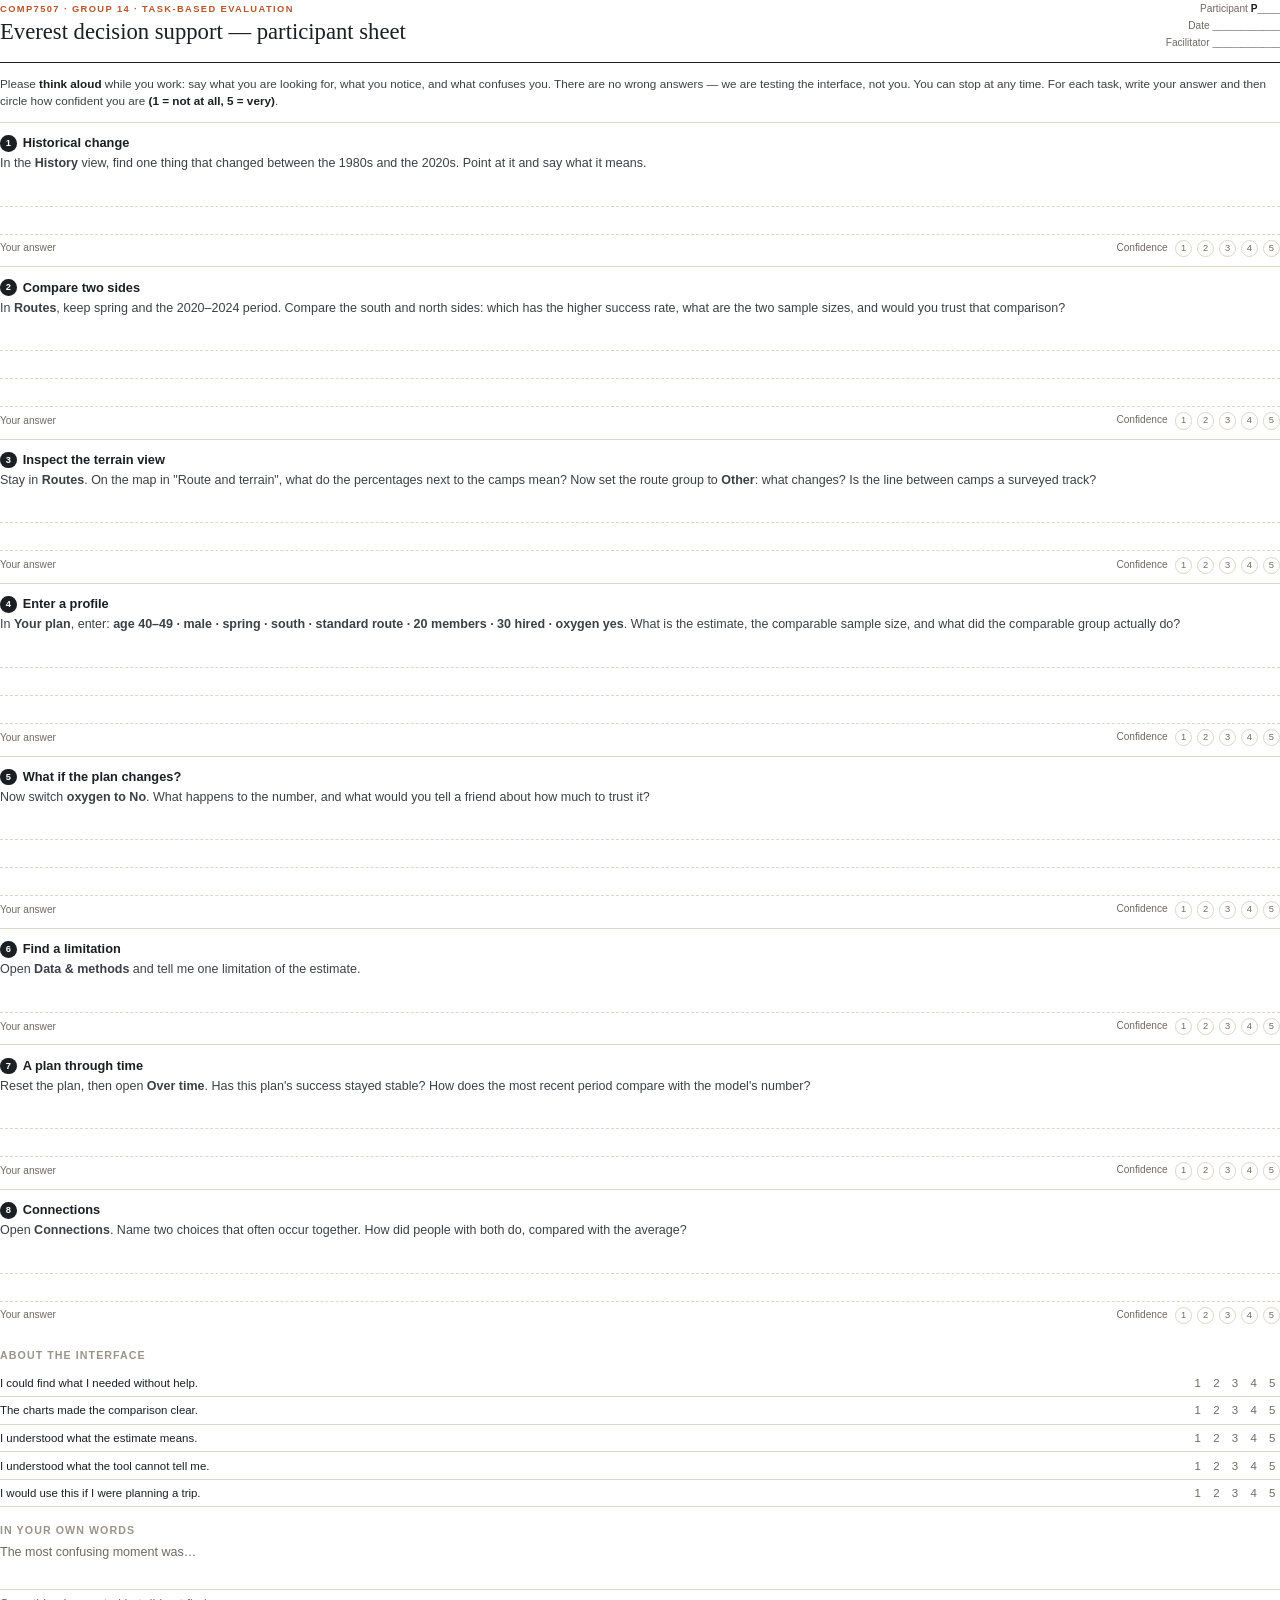
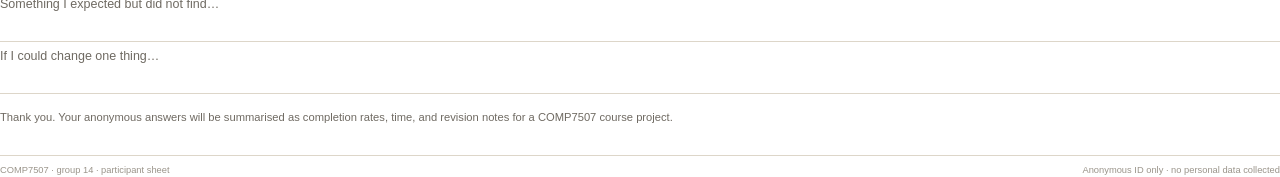
<file: COMP7507 Visualization and visual analytics/GroupProject/COMP7507-G14-everest-project/evaluation/participant_sheet.html>
<!DOCTYPE html>
<html lang="en">
<head>
<meta charset="utf-8">
<title>Participant sheet — Everest decision support</title>
<style>
  @page { size: A4; margin: 15mm 16mm; }
  :root { --ink:#1b1e22; --muted:#6f6a62; --faint:#9a948a; --line:#ddd6c9; --rust:#b4552d; --navy:#1e4a5f; }
  * { box-sizing: border-box; }
  body { margin:0; color:var(--ink); font-family:-apple-system,"Helvetica Neue",Arial,sans-serif; font-size:9.4pt; line-height:1.4; }
  header { display:flex; justify-content:space-between; align-items:flex-end; border-bottom:1.4pt solid var(--ink); padding-bottom:2.6mm; margin-bottom:3.6mm; }
  h1 { font-family:"Iowan Old Style",Georgia,serif; font-size:17pt; font-weight:500; margin:0 0 1mm; }
  .eyebrow { font-size:7pt; letter-spacing:.15em; text-transform:uppercase; color:var(--rust); font-weight:700; }
  .idbox { font-size:7.6pt; color:var(--muted); text-align:right; line-height:1.7; }
  .idbox b { color:var(--ink); }
  .intro { font-size:8.8pt; color:#3c4046; margin-bottom:3.4mm; }
  .intro b { color:var(--ink); }
  .task { border-top:.6pt solid var(--line); padding:3mm 0 2.4mm; break-inside:avoid; }
  .task h2 { font-size:9.6pt; margin:0 0 .8mm; }
  .task .n { display:inline-block; background:var(--ink); color:#fff; border-radius:50%; width:4.4mm; height:4.4mm;
             font-size:7pt; font-weight:700; text-align:center; line-height:4.4mm; margin-right:1.6mm; vertical-align:.3mm; }
  .ask { color:#3c4046; margin-bottom:1.6mm; }
  .answer { border-bottom:.5pt dashed var(--line); height:7.4mm; }
  .row { display:flex; justify-content:space-between; align-items:center; margin-top:1.4mm; font-size:7.6pt; color:var(--muted); }
  .scale span { display:inline-block; border:.5pt solid var(--line); border-radius:99px; width:4.6mm; height:4.6mm;
                text-align:center; line-height:4.2mm; margin-left:1.2mm; font-size:7pt; color:var(--muted); }
  .page-break { break-after:page; }
  h3 { font-size:8pt; letter-spacing:.1em; text-transform:uppercase; color:var(--faint); margin:4mm 0 1.6mm; }
  .statements { width:100%; border-collapse:collapse; font-size:8.6pt; break-inside:avoid; }
  .statements td { padding:1.4mm 0; border-bottom:.5pt solid var(--line); }
  .statements td:first-child { width:72%; }
  .statements td:last-child { text-align:right; color:var(--muted); letter-spacing:1.2mm; }
  .closing { margin-top:3mm; }
  .closing .line { border-bottom:.5pt solid var(--line); height:6mm; margin-bottom:1.6mm; }
  .thanks { margin-top:4mm; font-size:8.4pt; color:var(--muted); }
  footer { margin-top:8mm; border-top:.5pt solid var(--line); padding-top:2mm; font-size:7pt; color:var(--faint); display:flex; justify-content:space-between; }
</style>
</head>
<body>

<header>
  <div>
    <div class="eyebrow">COMP7507 · group 14 · task-based evaluation</div>
    <h1>Everest decision support — participant sheet</h1>
  </div>
  <div class="idbox">
    Participant <b>P____</b><br>
    Date <b>____________</b><br>
    Facilitator <b>____________</b>
  </div>
</header>

<p class="intro">
  Please <b>think aloud</b> while you work: say what you are looking for, what you notice, and what confuses you.
  There are no wrong answers — we are testing the interface, not you. You can stop at any time.
  For each task, write your answer and then circle how confident you are <b>(1 = not at all, 5 = very)</b>.
</p>

<div class="task">
  <h2><span class="n">1</span>Historical change</h2>
  <div class="ask">In the <b>History</b> view, find one thing that changed between the 1980s and the 2020s. Point at it and say what it means.</div>
  <div class="answer"></div>
  <div class="answer"></div>
  <div class="row"><span>Your answer</span><span class="scale">Confidence <span>1</span><span>2</span><span>3</span><span>4</span><span>5</span></span></div>
</div>

<div class="task">
  <h2><span class="n">2</span>Compare two sides</h2>
  <div class="ask">In <b>Routes</b>, keep spring and the 2020–2024 period. Compare the south and north sides: which has the higher success rate, what are the two sample sizes, and would you trust that comparison?</div>
  <div class="answer"></div>
  <div class="answer"></div>
  <div class="answer"></div>
  <div class="row"><span>Your answer</span><span class="scale">Confidence <span>1</span><span>2</span><span>3</span><span>4</span><span>5</span></span></div>
</div>

<div class="task">
  <h2><span class="n">3</span>Inspect the terrain view</h2>
  <div class="ask">Stay in <b>Routes</b>. On the map in "Route and terrain", what do the percentages next to the camps mean? Now set the route group to <b>Other</b>: what changes? Is the line between camps a surveyed track?</div>
  <div class="answer"></div>
  <div class="answer"></div>
  <div class="row"><span>Your answer</span><span class="scale">Confidence <span>1</span><span>2</span><span>3</span><span>4</span><span>5</span></span></div>
</div>

<div class="task">
  <h2><span class="n">4</span>Enter a profile</h2>
  <div class="ask">In <b>Your plan</b>, enter: <b>age 40–49 · male · spring · south · standard route · 20 members · 30 hired · oxygen yes</b>.
  What is the estimate, the comparable sample size, and what did the comparable group actually do?</div>
  <div class="answer"></div>
  <div class="answer"></div>
  <div class="answer"></div>
  <div class="row"><span>Your answer</span><span class="scale">Confidence <span>1</span><span>2</span><span>3</span><span>4</span><span>5</span></span></div>
</div>

<div class="task">
  <h2><span class="n">5</span>What if the plan changes?</h2>
  <div class="ask">Now switch <b>oxygen to No</b>. What happens to the number, and what would you tell a friend about how much to trust it?</div>
  <div class="answer"></div>
  <div class="answer"></div>
  <div class="answer"></div>
  <div class="row"><span>Your answer</span><span class="scale">Confidence <span>1</span><span>2</span><span>3</span><span>4</span><span>5</span></span></div>
</div>

<div class="task">
  <h2><span class="n">6</span>Find a limitation</h2>
  <div class="ask">Open <b>Data &amp; methods</b> and tell me one limitation of the estimate.</div>
  <div class="answer"></div>
  <div class="row"><span>Your answer</span><span class="scale">Confidence <span>1</span><span>2</span><span>3</span><span>4</span><span>5</span></span></div>
</div>

<div class="task">
  <h2><span class="n">7</span>A plan through time</h2>
  <div class="ask">Reset the plan, then open <b>Over time</b>. Has this plan's success stayed stable? How does the most recent period compare with the model's number?</div>
  <div class="answer"></div>
  <div class="answer"></div>
  <div class="row"><span>Your answer</span><span class="scale">Confidence <span>1</span><span>2</span><span>3</span><span>4</span><span>5</span></span></div>
</div>

<div class="task">
  <h2><span class="n">8</span>Connections</h2>
  <div class="ask">Open <b>Connections</b>. Name two choices that often occur together. How did people with both do, compared with the average?</div>
  <div class="answer"></div>
  <div class="answer"></div>
  <div class="row"><span>Your answer</span><span class="scale">Confidence <span>1</span><span>2</span><span>3</span><span>4</span><span>5</span></span></div>
</div>

<h3>About the interface</h3>
<table class="statements">
  <tr><td>I could find what I needed without help.</td><td>1 2 3 4 5</td></tr>
  <tr><td>The charts made the comparison clear.</td><td>1 2 3 4 5</td></tr>
  <tr><td>I understood what the estimate means.</td><td>1 2 3 4 5</td></tr>
  <tr><td>I understood what the tool cannot tell me.</td><td>1 2 3 4 5</td></tr>
  <tr><td>I would use this if I were planning a trip.</td><td>1 2 3 4 5</td></tr>
</table>

<div class="closing">
  <h3>In your own words</h3>
  <div class="ask" style="color:var(--muted)">The most confusing moment was…</div>
  <div class="line"></div>
  <div class="ask" style="color:var(--muted)">Something I expected but did not find…</div>
  <div class="line"></div>
  <div class="ask" style="color:var(--muted)">If I could change one thing…</div>
  <div class="line"></div>
</div>

<p class="thanks">Thank you. Your anonymous answers will be summarised as completion rates, time, and
revision notes for a COMP7507 course project.</p>

<footer>
  <span>COMP7507 · group 14 · participant sheet</span>
  <span>Anonymous ID only · no personal data collected</span>
</footer>

</body>
</html>
</file>
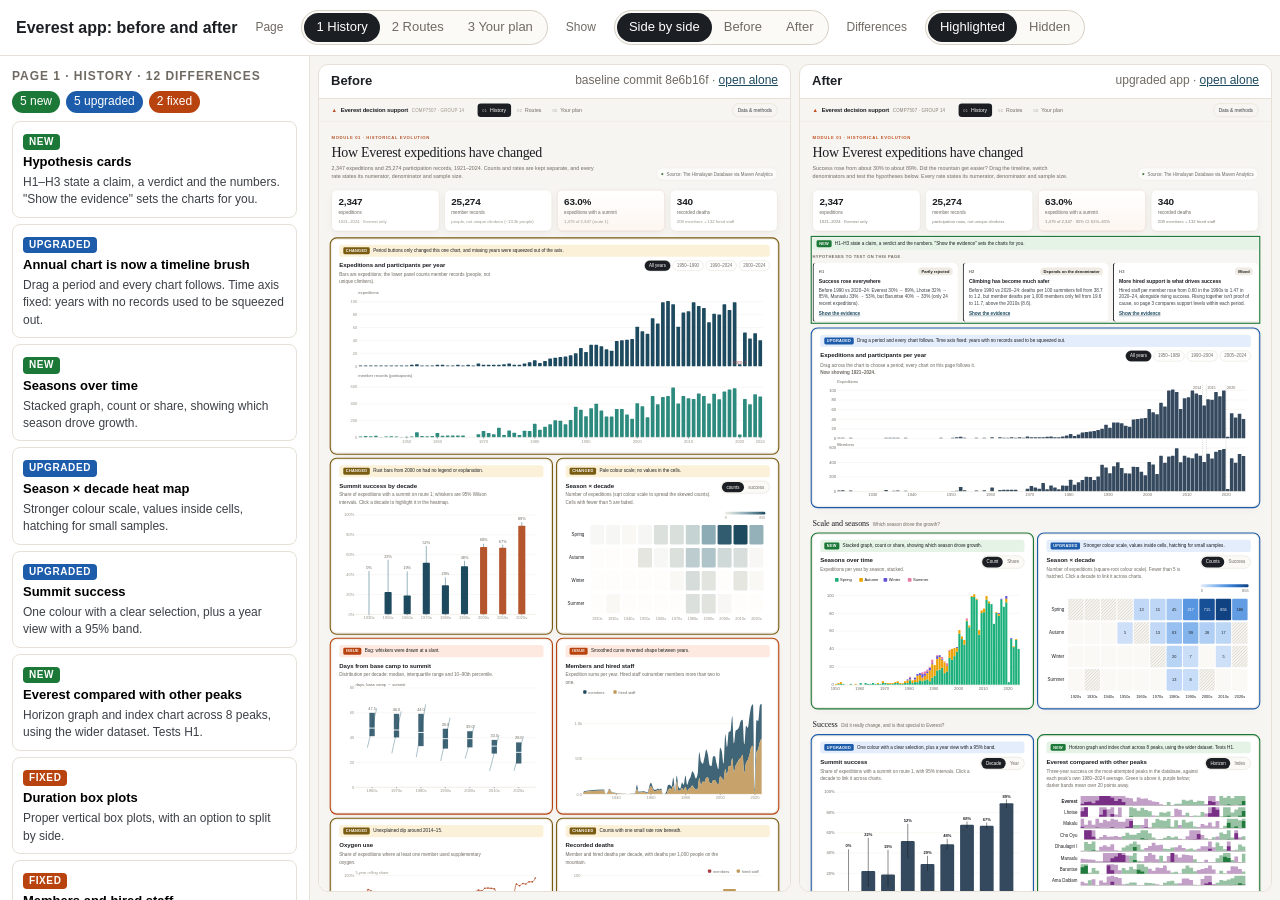
<file: COMP7507 Visualization and visual analytics/GroupProject/COMP7507-G14-everest-project/version_comparison/compare.html>
<!doctype html>
<html lang="en">
<head>
<meta charset="utf-8"><meta name="viewport" content="width=device-width, initial-scale=1">
<title>Everest · before and after</title>
<style>
:root{--ink:#1b1e22;--muted:#6f6a62;--line:#e6e0d6;--bg:#f7f5f1;--NEW:#1b7837;--UPGRADED:#1c5cab;--FIXED:#b8430f;}
*{box-sizing:border-box}html,body{height:100%}
body{margin:0;background:var(--bg);color:var(--ink);font:14px/1.45 -apple-system,BlinkMacSystemFont,"Segoe UI",Arial,sans-serif;display:flex;flex-direction:column}
header{display:flex;gap:18px;align-items:center;flex-wrap:wrap;padding:10px 16px;background:#fff;border-bottom:1px solid var(--line)}
h1{font-size:16px;margin:0}
.seg{display:inline-flex;border:1px solid #d6cfc3;border-radius:99px;padding:2px;background:#fbfaf7}
.seg button{border:0;background:none;padding:5px 12px;border-radius:99px;font:inherit;font-size:13px;color:var(--muted);cursor:pointer}
.seg button.on{background:var(--ink);color:#fff}
.lbl{font-size:12px;color:var(--muted)}
main{flex:1;min-height:0;display:flex}
aside{width:310px;flex:none;overflow-y:auto;background:#fff;border-right:1px solid var(--line);padding:12px}
aside h2{font-size:12px;letter-spacing:.08em;text-transform:uppercase;color:var(--muted);margin:14px 0 6px}
aside h2:first-child{margin-top:0}
.summary{display:flex;gap:6px;flex-wrap:wrap;margin-bottom:8px}
.summary span{font-size:12px;padding:2px 8px;border-radius:99px;color:#fff}
.item{display:block;width:100%;text-align:left;border:1px solid var(--line);background:#fff;border-radius:8px;padding:8px 10px;margin-bottom:6px;cursor:pointer;font:inherit}
.item:hover,.item:focus-visible{border-color:var(--ink);outline:none}
.item b{display:block;font-size:13px}.item p{margin:2px 0 0;font-size:12px;color:#3c4046}
.tag{display:inline-block;font-size:10px;font-weight:700;letter-spacing:.06em;color:#fff;border-radius:4px;padding:1px 6px;margin-bottom:3px}
table{width:100%;border-collapse:collapse;font-size:12px}td,th{padding:5px 3px;border-bottom:1px solid var(--line);text-align:left;vertical-align:top}th{color:var(--muted);font-weight:600}
.panes{flex:1;min-width:0;display:flex;gap:8px;padding:8px}
.pane{flex:1;min-width:0;display:flex;flex-direction:column;background:#fff;border:1px solid var(--line);border-radius:10px;overflow:hidden}
.pane h3{margin:0;padding:7px 12px;font-size:13px;border-bottom:1px solid var(--line);display:flex;justify-content:space-between;gap:8px}
.pane h3 span{font-weight:400;color:var(--muted);font-size:12px}
.pane a{font-weight:400;font-size:12px;color:#1e4a5f}
.frame{flex:1;min-height:0;position:relative;overflow:hidden}
iframe{border:0;position:absolute;left:0;top:0;transform-origin:0 0;background:var(--bg)}
body.only-before #pane-after,body.only-after #pane-before{display:none}
@media (max-width:900px){main{flex-direction:column}aside{width:100%;max-height:34%;border-right:0;border-bottom:1px solid var(--line)}.panes{flex-direction:column}}
</style>
</head>
<body>
<header>
  <h1>Everest app: before and after</h1>
  <span class="lbl">Page</span>
  <div class="seg" id="page"><button data-v="history" class="on">1 History</button><button data-v="routes">2 Routes</button><button data-v="plan">3 Your plan</button></div>
  <span class="lbl">Show</span>
  <div class="seg" id="layout"><button data-v="both" class="on">Side by side</button><button data-v="before">Before</button><button data-v="after">After</button></div>
  <span class="lbl">Differences</span>
  <div class="seg" id="hl"><button data-v="on" class="on">Highlighted</button><button data-v="off">Hidden</button></div>
</header>
<main>
  <aside>
    <h2 id="list-title"></h2>
    <div class="summary" id="summary"></div>
    <div id="list"></div>
    <h2>Numbers that changed</h2>
    <table><thead><tr><th>Item</th><th>Before</th><th>After</th></tr></thead><tbody id="nums"></tbody></table>
  </aside>
  <div class="panes">
    <section class="pane" id="pane-before"><h3>Before <span>baseline commit 8e6b16f · <a href="v1_before/index.html" target="_blank">open alone</a></span></h3><div class="frame"><iframe id="f-before" title="Before" src="v1_before/index.html"></iframe></div></section>
    <section class="pane" id="pane-after"><h3>After <span>upgraded app · <a href="v2_after/index.html" target="_blank">open alone</a></span></h3><div class="frame"><iframe id="f-after" title="After" src="v2_after/index.html"></iframe></div></section>
  </div>
</main>
<script src="changes_data.js"></script>
<script>
(function(){
  "use strict";
  const C=window.CHANGES, DESIGN_WIDTH=1280;
  const frames={before:document.getElementById("f-before"),after:document.getElementById("f-after")};
  const state={view:"history",hl:true};
  const TITLE={history:"Page 1 · History",routes:"Page 2 · Routes",plan:"Page 3 · Your plan"};
  const send=(which,msg)=>frames[which].contentWindow.postMessage(msg,"*");
  const both=(msg)=>{send("before",msg);send("after",msg);};

  // Keep the app's desktop layout and scale it to fit each pane.
  function fit(){
    Object.values(frames).forEach((f)=>{
      const box=f.parentElement; const w=box.clientWidth,h=box.clientHeight;
      if(!w) return;
      const s=Math.min(1,w/DESIGN_WIDTH);
      f.style.width=DESIGN_WIDTH+"px"; f.style.height=(h/s)+"px"; f.style.transform=`scale(${s})`;
    });
  }
  new ResizeObserver(fit).observe(document.querySelector(".panes"));

  function renderList(){
    const items=C.map((c,i)=>({c,i})).filter((x)=>x.c.view===state.view);
    document.getElementById("list-title").textContent=`${TITLE[state.view]} · ${items.length} differences`;
    const count=(t)=>items.filter((x)=>x.c.type===t).length;
    document.getElementById("summary").innerHTML=["NEW","UPGRADED","FIXED"].filter(count).map((t)=>`<span style="background:var(--${t})">${count(t)} ${t.toLowerCase()}</span>`).join("");
    const list=document.getElementById("list"); list.innerHTML="";
    items.forEach(({c,i})=>{
      const b=document.createElement("button"); b.className="item"; b.type="button";
      b.innerHTML=`<span class="tag" style="background:var(--${c.type})">${c.type}</span><b>${c.title}</b><p>${c.note}</p>`;
      b.addEventListener("click",()=>both({cmd:"goto",index:i}));
      list.appendChild(b);
    });
  }
  function seg(id,fn){
    const box=document.getElementById(id);
    box.querySelectorAll("button").forEach((b)=>b.addEventListener("click",()=>{
      box.querySelectorAll("button").forEach((x)=>x.classList.toggle("on",x===b)); fn(b.dataset.v);
    }));
  }
  seg("page",(v)=>{state.view=v;renderList();both({cmd:"view",view:v});});
  seg("layout",(v)=>{document.body.classList.toggle("only-before",v==="before");document.body.classList.toggle("only-after",v==="after");fit();});
  seg("hl",(v)=>{state.hl=v==="on";both({cmd:"highlight",on:state.hl});});
  window.addEventListener("message",(e)=>{
    const m=e.data||{};
    if(m.ready){send(m.ready,{cmd:"view",view:state.view});send(m.ready,{cmd:"highlight",on:state.hl});}
  });
  document.getElementById("nums").innerHTML=window.CHANGE_NUMBERS.map((r)=>`<tr><td>${r[0]}</td><td>${r[1]}</td><td><b>${r[2]}</b></td></tr>`).join("");
  renderList(); fit();
})();
</script>
</body>
</html>
</file>
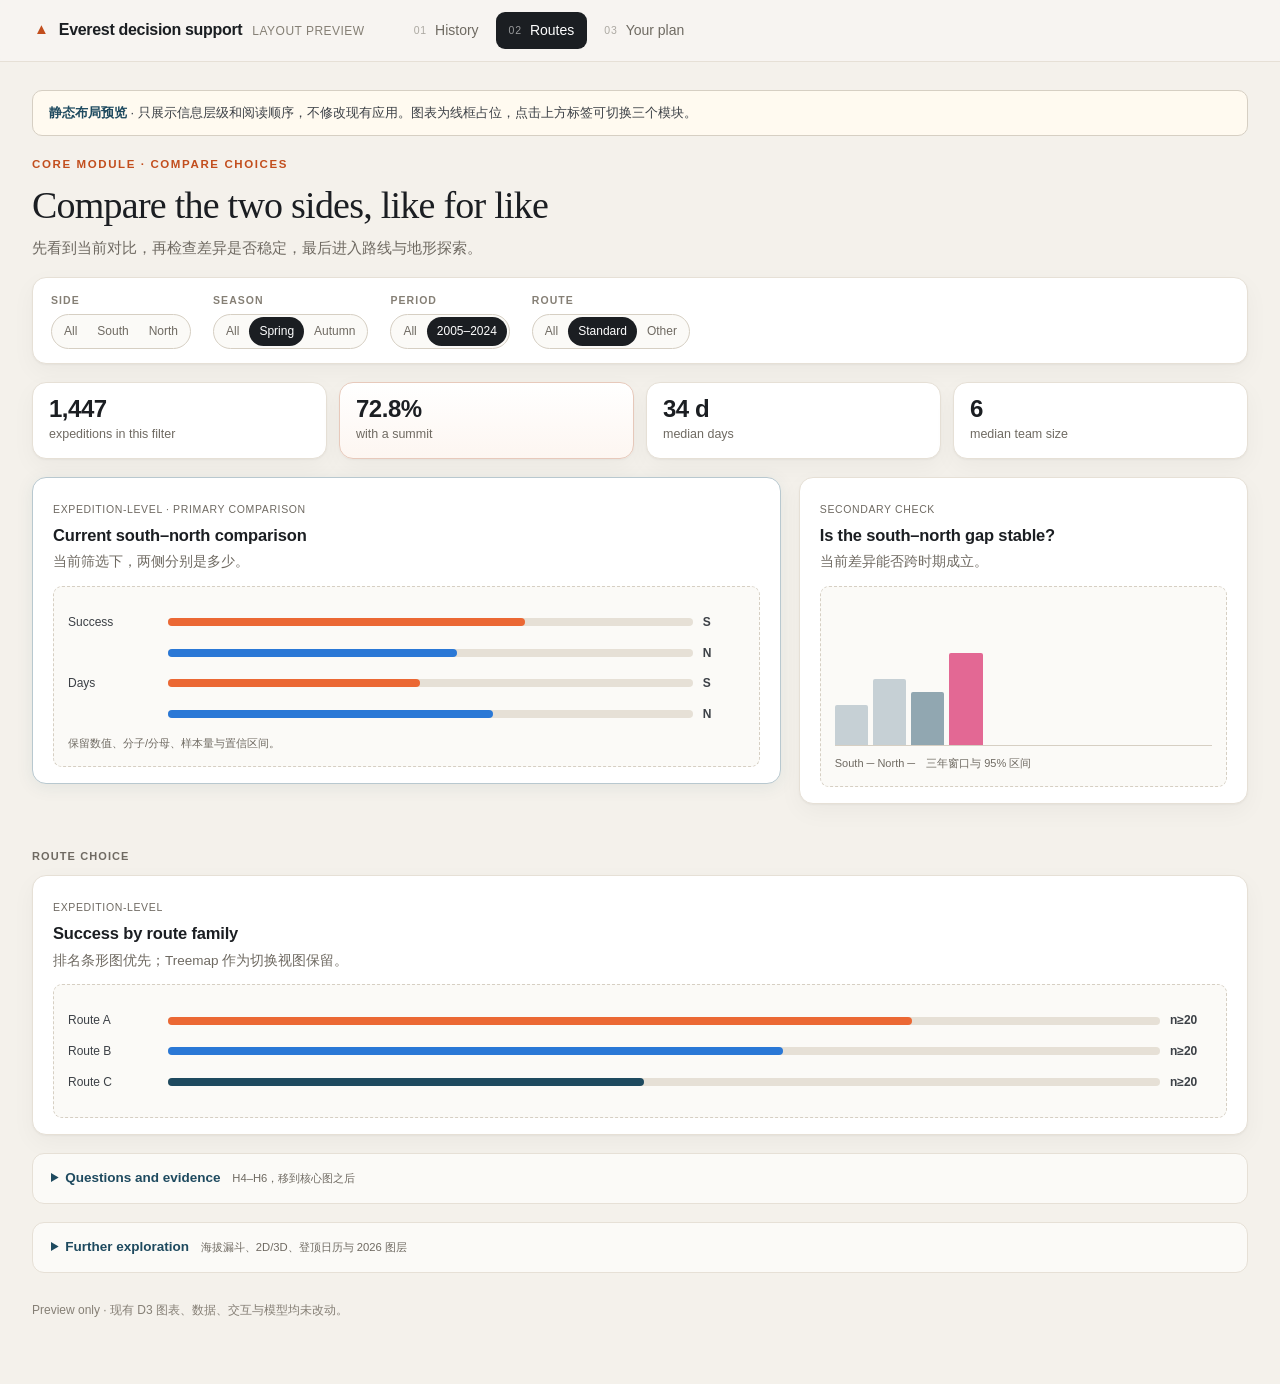
<file: COMP7507 Visualization and visual analytics/GroupProject/COMP7507-G14-everest-project/everest-app/docs/previews/layout-cleanup.html>
<!DOCTYPE html>
<html lang="zh-CN">
<head>
<meta charset="utf-8">
<meta name="viewport" content="width=device-width, initial-scale=1">
<title>Everest · 布局整理预览</title>
<link rel="stylesheet" href="../../css/app.css">
<style>
  body { background: #f4f1eb; }
  .preview-banner {
    margin-bottom: 20px; padding: 12px 16px; border: 1px solid #d6cfc3; border-radius: 10px;
    background: #fffaf0; color: #3c4046; font-size: 13px;
  }
  .preview-banner strong { color: #1e4a5f; }
  .preview-panel { display: none; scroll-margin-top: 90px; }
  .tabs .tab { text-decoration: none; }
  #preview-routes { display: block; }
  .preview-panel:target { display: block; }
  body:has(.preview-panel:target) #preview-routes:not(:target) { display: none; }
  body:not(:has(.preview-panel:target)) [data-panel="routes"],
  body:has(#preview-routes:target) [data-panel="routes"],
  body:has(#preview-history:target) [data-panel="history"],
  body:has(#preview-plan:target) [data-panel="plan"] { background: #1b1e22; color: #fff; }
  .preview-panel .view-head { margin-bottom: 18px; }
  .preview-panel .lede { max-width: 780px; }
  .preview-kpis { display: grid; grid-template-columns: repeat(4, minmax(0, 1fr)); gap: 12px; margin-bottom: 18px; }
  .preview-kpis .kpi { padding: 13px 16px; }
  .hero-grid { display: grid; grid-template-columns: minmax(0, 1.25fr) minmax(300px, .75fr); gap: 18px; align-items: start; }
  .hero-grid > * { min-inline-size: 0; }
  .card--hero { border-color: #b8c8cf; box-shadow: 0 3px 18px rgba(30, 74, 95, .08); }
  .level { display: inline-block; margin-bottom: 6px; color: #6f6a62; font-size: 10.5px; letter-spacing: .06em; text-transform: uppercase; }
  .mock { margin-top: 14px; padding: 14px; border: 1px dashed #d6cfc3; border-radius: 9px; background: #fbfaf7; }
  .mock-row { display: grid; grid-template-columns: 90px minmax(0, 1fr) 42px; align-items: center; gap: 10px; margin: 12px 0; font-size: 12px; color: #3c4046; }
  .mock-line { height: 8px; border-radius: 99px; background: #e6e0d6; }
  .mock-line > span { display: block; height: 100%; border-radius: inherit; background: #1e4a5f; }
  .mock-line.south > span { background: #eb6834; }
  .mock-line.north > span { background: #2a78d6; }
  .w35 { inline-size: 35%; } .w48 { inline-size: 48%; } .w55 { inline-size: 55%; }
  .w62 { inline-size: 62%; } .w68 { inline-size: 68%; } .w75 { inline-size: 75%; }
  .mock-timeline { display: flex; align-items: end; gap: 5px; height: 145px; padding-top: 12px; border-bottom: 1px solid #d6cfc3; }
  .mock-timeline span { flex: 1; background: #c6d0d5; border-radius: 2px 2px 0 0; }
  .mock-timeline span:nth-child(3n) { background: #91a7b1; }
  .mock-timeline span:nth-child(4n) { background: #d81b60; opacity: .65; }
  .h10 { height: 10%; } .h20 { height: 20%; } .h30 { height: 30%; } .h40 { height: 40%; }
  .h50 { height: 50%; } .h60 { height: 60%; } .h70 { height: 70%; } .h80 { height: 80%; }
  .mock-caption { margin-top: 9px; color: #6f6a62; font-size: 11px; }
  details.secondary { margin: 0 0 18px; border: 1px solid #e6e0d6; border-radius: 12px; background: #fbfaf7; }
  details.secondary > summary { padding: 14px 18px; color: #1e4a5f; font-size: 13.5px; font-weight: 600; cursor: pointer; }
  details.secondary > summary small { margin-left: 8px; color: #6f6a62; font-weight: 400; }
  .secondary-body { padding: 0 18px 16px; color: #3c4046; font-size: 13px; }
  .secondary-body p + p { margin-top: 7px; }
  .section-label { margin: 26px 0 10px; color: #6f6a62; font-size: 11px; font-weight: 600; letter-spacing: .1em; text-transform: uppercase; }
  .event-strip { display: flex; flex-wrap: wrap; gap: 7px; margin-top: 10px; }
  .event-strip span { padding: 4px 10px; border: 1px solid #d6cfc3; border-radius: 99px; background: #fff; font-size: 11.5px; color: #3c4046; }
  .preview-plan { display: grid; grid-template-columns: 300px minmax(0, 1fr); gap: 18px; align-items: start; }
  .form-mock { display: grid; gap: 11px; margin-top: 12px; }
  .form-mock div { padding-bottom: 9px; border-bottom: 1px solid #efeae2; font-size: 12px; color: #6f6a62; }
  .form-mock b { display: block; color: #1b1e22; font-weight: 500; }
  .estimate { display: grid; grid-template-columns: 180px minmax(0, 1fr); gap: 20px; align-items: center; }
  .estimate-number { color: #d81b60; font-family: Georgia, serif; font-size: 64px; line-height: 1; }
  .estimate-number small { font-size: 25px; }
  .core-tabs { display: flex; flex-wrap: wrap; gap: 6px; margin: 0 0 14px; }
  .core-tabs span { padding: 6px 12px; border: 1px solid #d6cfc3; border-radius: 8px; background: #fff; color: #6f6a62; font-size: 12px; }
  .core-tabs .active { border-color: #1b1e22; background: #1b1e22; color: #fff; }
  .preview-footer { margin-top: 28px; color: #857f75; font-size: 12px; }
  @media (max-width: 900px) {
    .hero-grid, .preview-plan { grid-template-columns: 1fr; }
    .preview-kpis { grid-template-columns: repeat(2, minmax(0, 1fr)); }
  }
  @media (max-width: 560px) {
    .preview-kpis { grid-template-columns: 1fr; }
    .estimate { grid-template-columns: 1fr; }
    .mock-row { grid-template-columns: 68px minmax(0, 1fr) 32px; }
  }
</style>
</head>
<body>
<header class="topbar">
  <div class="brand"><span class="brand-mark">▲</span><span class="brand-name">Everest decision support</span><span class="brand-sub">Layout preview</span></div>
  <nav class="tabs" aria-label="预览模块">
    <a class="tab" data-panel="history" href="#preview-history"><span class="tab-num">01</span> History</a>
    <a class="tab" data-panel="routes" href="#preview-routes"><span class="tab-num">02</span> Routes</a>
    <a class="tab" data-panel="plan" href="#preview-plan"><span class="tab-num">03</span> Your plan</a>
  </nav>
</header>
<main>
  <div class="preview-banner"><strong>静态布局预览</strong> · 只展示信息层级和阅读顺序，不修改现有应用。图表为线框占位，点击上方标签可切换三个模块。</div>

  <section class="preview-panel" id="preview-history" aria-labelledby="history-title">
    <div class="view-head"><div><p class="eyebrow">Background · Module 01</p><h1 id="history-title">Historical context for planning</h1><p class="lede">先保留一条完整时间轴，再按需提供事件与其他历史证据。</p></div></div>
    <div class="preview-kpis">
      <div class="kpi"><div class="kpi-value">2,347</div><div class="kpi-label">expeditions</div></div>
      <div class="kpi"><div class="kpi-value">25,274</div><div class="kpi-label">member records</div></div>
      <div class="kpi kpi--accent"><div class="kpi-value">63.0%</div><div class="kpi-label">with a summit</div></div>
      <div class="kpi"><div class="kpi-value">340</div><div class="kpi-label">recorded deaths</div></div>
    </div>
    <article class="card card--hero">
      <span class="level">Main background view</span><h2>Expeditions and participants per year</h2>
      <p class="hint">时间轴仍是历史页的主角，年份筛选保持不变。</p>
      <div class="mock"><div class="mock-timeline" aria-hidden="true">
        <span class="h20"></span><span class="h30"></span><span class="h20"></span><span class="h40"></span><span class="h30"></span><span class="h50"></span><span class="h40"></span><span class="h60"></span><span class="h50"></span><span class="h70"></span><span class="h60"></span><span class="h80"></span><span class="h70"></span><span class="h60"></span><span class="h80"></span><span class="h70"></span><span class="h80"></span><span class="h70"></span><span class="h60"></span><span class="h80"></span>
      </div><div class="mock-caption">1921 ───────────────────────────────────────────── 2024</div></div>
    </article>
    <details class="secondary">
      <summary>Historical events and turning points <small>历史背景，按需展开</small></summary>
      <div class="secondary-body"><p>保留现有 5 个事件与前后窗口，但不再默认占据整张大卡。选择事件后再展开说明、对照表和来源。</p><div class="event-strip"><span>1953</span><span>1990s</span><span>2014</span><span>2015</span><span>2020</span></div></div>
    </details>
    <div class="section-label">Core historical evidence</div>
    <div class="hero-grid">
      <article class="card"><h2>Summit success</h2><p class="hint">长期趋势与置信区间。</p><div class="mock"><div class="mock-row"><span>Before 1990</span><div class="mock-line"><span class="w35"></span></div><b>30%</b></div><div class="mock-row"><span>2020–24</span><div class="mock-line"><span class="w80"></span></div><b>89%</b></div></div></article>
      <article class="card"><h2>Support and oxygen</h2><p class="hint">攀登方式的历史背景。</p><div class="mock"><div class="mock-row"><span>1990s</span><div class="mock-line"><span class="w35"></span></div><b>0.60</b></div><div class="mock-row"><span>2020–24</span><div class="mock-line"><span class="w75"></span></div><b>1.47</b></div></div></article>
    </div>
    <details class="secondary">
      <summary>Further historical analysis <small>H1–H3、风险分母、结束原因、机构网络</small></summary>
      <div class="secondary-body"><p>现有图表全部保留。用户需要某个问题时，再展开对应证据，而不是一开始全部铺开。</p></div>
    </details>
  </section>

  <section class="preview-panel" id="preview-routes" aria-labelledby="routes-title">
    <div class="view-head"><div><p class="eyebrow">Core module · compare choices</p><h1 id="routes-title">Compare the two sides, like for like</h1><p class="lede">先看到当前对比，再检查差异是否稳定，最后进入路线与地形探索。</p></div></div>
    <div class="filterbar">
      <div class="filter-group"><span class="filter-label">Side</span><div class="seg"><button>All</button><button>South</button><button>North</button></div></div>
      <div class="filter-group"><span class="filter-label">Season</span><div class="seg"><button>All</button><button class="is-active">Spring</button><button>Autumn</button></div></div>
      <div class="filter-group"><span class="filter-label">Period</span><div class="seg"><button>All</button><button class="is-active">2005–2024</button></div></div>
      <div class="filter-group"><span class="filter-label">Route</span><div class="seg"><button>All</button><button class="is-active">Standard</button><button>Other</button></div></div>
    </div>
    <div class="preview-kpis">
      <div class="kpi"><div class="kpi-value">1,447</div><div class="kpi-label">expeditions in this filter</div></div>
      <div class="kpi kpi--accent"><div class="kpi-value">72.8%</div><div class="kpi-label">with a summit</div></div>
      <div class="kpi"><div class="kpi-value">34 d</div><div class="kpi-label">median days</div></div>
      <div class="kpi"><div class="kpi-value">6</div><div class="kpi-label">median team size</div></div>
    </div>
    <div class="hero-grid">
      <article class="card card--hero"><span class="level">Expedition-level · primary comparison</span><h2>Current south–north comparison</h2><p class="hint">当前筛选下，两侧分别是多少。</p><div class="mock">
        <div class="mock-row"><span>Success</span><div class="mock-line south"><span class="w68"></span></div><b>S</b></div>
        <div class="mock-row"><span></span><div class="mock-line north"><span class="w55"></span></div><b>N</b></div>
        <div class="mock-row"><span>Days</span><div class="mock-line south"><span class="w48"></span></div><b>S</b></div>
        <div class="mock-row"><span></span><div class="mock-line north"><span class="w62"></span></div><b>N</b></div>
        <div class="mock-caption">保留数值、分子/分母、样本量与置信区间。</div>
      </div></article>
      <article class="card"><span class="level">Secondary check</span><h2>Is the south–north gap stable?</h2><p class="hint">当前差异能否跨时期成立。</p><div class="mock"><div class="mock-timeline" aria-hidden="true"><span class="h30"></span><span class="h50"></span><span class="h40"></span><span class="h70"></span><span class="h55"></span><span class="h62"></span><span class="h48"></span><span class="h75"></span><span class="h68"></span><span class="h55"></span></div><div class="mock-caption">South ─ North ─　三年窗口与 95% 区间</div></div></article>
    </div>
    <div class="section-label">Route choice</div>
    <article class="card"><span class="level">Expedition-level</span><h2>Success by route family</h2><p class="hint">排名条形图优先；Treemap 作为切换视图保留。</p><div class="mock">
      <div class="mock-row"><span>Route A</span><div class="mock-line south"><span class="w75"></span></div><b>n≥20</b></div>
      <div class="mock-row"><span>Route B</span><div class="mock-line north"><span class="w62"></span></div><b>n≥20</b></div>
      <div class="mock-row"><span>Route C</span><div class="mock-line"><span class="w48"></span></div><b>n≥20</b></div>
    </div></article>
    <details class="secondary">
      <summary>Questions and evidence <small>H4–H6，移到核心图之后</small></summary>
      <div class="secondary-body"><p><strong>H4</strong> 南侧是否对成员更好？——差异不稳定。</p><p><strong>H5</strong> 提前到大本营是否有帮助？——当前记录不支持。</p><p><strong>H6</strong> 现在是否更少停在高海拔？——数据支持。</p></div>
    </details>
    <details class="secondary">
      <summary>Further exploration <small>海拔漏斗、2D/3D、登顶日历与 2026 图层</small></summary>
      <div class="secondary-body"><p>不删除任何内容。用户提出“在哪里止步、路线长什么样、什么时候登顶”时，再展开对应区域。</p></div>
    </details>
  </section>

  <section class="preview-panel" id="preview-plan" aria-labelledby="plan-title">
    <div class="view-head"><div><p class="eyebrow">Core module · evaluate a plan</p><h1 id="plan-title">What would this plan have done?</h1><p class="lede">左侧保留计划输入，右侧首先展示历史估计与相似记录。</p></div></div>
    <div class="core-tabs"><span class="active">Estimate</span><span>Over time</span><span>Records</span><span>Trust</span><span>Connections</span></div>
    <div class="preview-plan">
      <aside class="card"><h2>Describe the plan</h2><p class="hint">表单位置不变。</p><div class="form-mock">
        <div>Age band <b>30–39</b></div><div>Recorded sex <b>Male</b></div><div>Target season <b>Spring</b></div><div>Climbing side <b>South</b></div><div>Route group <b>Standard</b></div><div>Team / support <b>12 / 20</b></div><div>Planned oxygen <b>Yes</b></div>
      </div></aside>
      <article class="card card--hero"><span class="level">Historical estimate for comparable members</span><h2>Your plan at a glance</h2><div class="estimate"><div class="estimate-number">75<small>%</small></div><div><p><strong>587 comparable members · 75.0%</strong></p><p class="hint">Model range 72–78% · historical association, not a forecast.</p></div></div><div class="mock"><div class="mock-row"><span>Model</span><div class="mock-line"><span class="w75"></span></div><b>75%</b></div><div class="mock-row"><span>2005–24</span><div class="mock-line"><span class="w75"></span></div><b>75%</b></div><div class="mock-row"><span>2020–24</span><div class="mock-line"><span class="w68"></span></div><b>71%</b></div></div><p class="hint">保留现有动态解读：估计来自哪里、近期为何不同、证据是否足够。</p></article>
    </div>
    <details class="secondary">
      <summary>Questions and evidence <small>H7、H8、H3，放在计划结果之后</small></summary>
      <div class="secondary-body"><p>时间变化、氧气效应和支持结构继续作为证据入口，不与主估计争夺首屏。</p></div>
    </details>
    <details class="secondary">
      <summary>Connections and technical details <small>因素网络、矩阵、校准与模型卡</small></summary>
      <div class="secondary-body"><p>保留高级探索和模型细节。需要解释因素关系或模型可信度时再展开。</p></div>
    </details>
  </section>
  <footer class="preview-footer">Preview only · 现有 D3 图表、数据、交互与模型均未改动。</footer>
</main>
</body>
</html>
</file>
<file: COMP7507 Visualization and visual analytics/GroupProject/COMP7507-G14-everest-project/everest-app/css/app.css>
/* ==========================================================================
   Everest decision support — COMP7507 group 14
   Offline stylesheet. No web fonts, no external assets.
   ========================================================================== */

:root {
  --bg: #f7f5f1;
  --card: #ffffff;
  --ink: #1b1e22;
  --ink-soft: #3c4046;
  --muted: #6f6a62;
  --faint: #857f75;
  --line: #e6e0d6;
  --line-strong: #d6cfc3;
  --plan: #d81b60;
  --navy: #1e4a5f;
  --navy-soft: #4d7d8f;
  --rust: #c24e1d;
  --rust-soft: #d08a68;
  --teal: #2c8a7e;
  --sand: #c19a5b;
  --plum: #6d4f7c;
  --red: #a63d40;
  --green: #4f7a4a;
  --shadow: 0 1px 2px rgba(28, 24, 18, .04), 0 8px 24px rgba(28, 24, 18, .04);
  --radius: 14px;
}

* { box-sizing: border-box; }

html { scroll-behavior: smooth; }

body {
  margin: 0;
  overflow-x: hidden;
  background: var(--bg);
  color: var(--ink);
  font-family: -apple-system, BlinkMacSystemFont, "Segoe UI", "Helvetica Neue", Arial, sans-serif;
  font-size: 15px;
  line-height: 1.55;
  -webkit-font-smoothing: antialiased;
}

h1, h2, h3 { margin: 0; font-weight: 600; letter-spacing: -.015em; }
p { margin: 0; }
button { font: inherit; color: inherit; cursor: pointer; }
code { font-family: ui-monospace, SFMono-Regular, Menlo, monospace; font-size: .92em; }

/* ---------------------------------------------------------------- topbar */
.topbar {
  position: sticky;
  top: 0;
  z-index: 40;
  display: flex;
  align-items: center;
  gap: 28px;
  padding: 0 34px;
  height: 62px;
  background: rgba(247, 245, 241, .92);
  backdrop-filter: saturate(140%) blur(10px);
  border-bottom: 1px solid var(--line);
}

.brand { display: flex; align-items: baseline; gap: 10px; min-width: 0; }
.brand-mark { color: var(--rust); font-size: 15px; transform: translateY(-1px); }
.brand-name { font-weight: 650; letter-spacing: -.02em; font-size: 16px; white-space: nowrap; }
.brand-sub { color: var(--faint); font-size: 12px; letter-spacing: .04em; text-transform: uppercase; white-space: nowrap; }

.tabs { display: flex; gap: 4px; margin-left: 8px; }
.tab {
  border: 0;
  background: transparent;
  padding: 8px 13px;
  border-radius: 9px;
  color: var(--muted);
  display: flex;
  align-items: center;
  gap: 8px;
  font-size: 14px;
  transition: background .15s, color .15s;
}
.tab:hover { background: rgba(30, 74, 95, .06); color: var(--ink); }
.tab.is-active { background: var(--ink); color: #fff; }
.tab-num { font-size: 10.5px; letter-spacing: .08em; opacity: .55; }
.tab.is-active .tab-num { opacity: .7; }

.topbar-meta { margin-left: auto; }
.ghost {
  border: 1px solid var(--line-strong);
  background: transparent;
  border-radius: 999px;
  padding: 7px 14px;
  font-size: 13px;
  color: var(--ink-soft);
  transition: background .15s, border-color .15s;
}
.ghost:hover { background: #fff; border-color: var(--faint); }

/* ------------------------------------------------------------------ view */
main { max-width: 1600px; margin: 0 auto; padding: 28px 32px 64px; }

.view { display: none; }
.view.is-active { display: block; animation: fade .22s ease; }
@media (prefers-reduced-motion: reduce) {
  .view.is-active { animation: none; }
  * { scroll-behavior: auto !important; }
}
@keyframes fade { from { opacity: 0; transform: translateY(4px); } to { opacity: 1; transform: none; } }

.view-head {
  display: flex;
  justify-content: space-between;
  align-items: flex-end;
  gap: 28px;
  margin-bottom: 26px;
}
.eyebrow {
  font-size: 11.5px;
  letter-spacing: .14em;
  text-transform: uppercase;
  color: var(--rust);
  margin-bottom: 10px;
  font-weight: 600;
}
.view-head h1 {
  font-family: "Iowan Old Style", "Palatino Linotype", Palatino, Georgia, serif;
  font-size: 38px;
  line-height: 1.12;
  font-weight: 500;
  letter-spacing: -.02em;
}
.lede { color: var(--muted); max-width: 720px; margin-top: 10px; font-size: 14.5px; }
.view-note {
  flex: none;
  font-size: 12px;
  color: var(--muted);
  border: 1px solid var(--line);
  background: rgba(255, 255, 255, .6);
  padding: 7px 12px;
  border-radius: 999px;
  display: flex;
  align-items: center;
  gap: 8px;
  white-space: nowrap;
}
.dot { width: 6px; height: 6px; border-radius: 50%; background: var(--green); display: inline-block; }

/* ------------------------------------------------------------------ kpi */
.kpis { display: grid; grid-template-columns: repeat(4, 1fr); gap: 12px; margin-bottom: 18px; }
.kpi {
  background: var(--card);
  border: 1px solid var(--line);
  border-radius: var(--radius);
  padding: 12px 16px;
  box-shadow: var(--shadow);
}
.kpi-value {
  font-size: 24px;
  font-weight: 600;
  letter-spacing: -.02em;
  font-variant-numeric: tabular-nums;
  line-height: 1.1;
}
.kpi-value small { font-size: 14px; font-weight: 500; color: var(--muted); letter-spacing: 0; }
.kpi-label { font-size: 12.5px; color: var(--muted); margin-top: 3px; }
.kpi-sub { font-size: 12px; color: var(--faint); margin-top: 4px; line-height: 1.35; }
.kpi--accent { border-color: #e7c9bb; background: linear-gradient(180deg, #fff, #fdf6f1); }

/* ----------------------------------------------------------------- card */
.card {
  background: var(--card);
  border: 1px solid var(--line);
  border-radius: var(--radius);
  padding: 18px 20px 16px;
  box-shadow: var(--shadow);
  margin-bottom: 18px;
  min-width: 0;
}
.card-head {
  display: flex;
  justify-content: space-between;
  align-items: flex-start;
  gap: 18px;
  margin-bottom: 8px;
}
.card-head > :first-child { min-width: 0; }
.card-head > .seg, .card-head > .seg-row, .card-head > .chip-row { margin-inline-start: auto; flex: none; }
.card h2 { font-size: 16.5px; letter-spacing: -.01em; }
.card .hint { font-size: 13.5px; color: var(--muted); margin-top: 4px; max-width: 68ch; line-height: 1.45; }
.form-group-label { margin: 18px 0 2px; color: var(--navy); font-size: 12px; font-weight: 700; letter-spacing: .09em; text-transform: uppercase; }
.form-group-label:first-child { margin-top: 4px; }
.form-card { padding-bottom: 24px; }
@media (max-width: 720px) {
  .card-head > .seg, .card-head > .seg-row, .card-head > .chip-row { margin-inline-start: 0; }
}
.grid2 { display: grid; grid-template-columns: 1fr 1fr; gap: 18px; }
.grid2 .card { margin-bottom: 0; }
.grid2 + .grid2, .card--wide + .grid2, .grid2 + .card, .card + .grid2 { margin-top: 18px; }
.chart { width: 100%; position: relative; }
.chart svg { display: block; overflow: visible; }
.chart svg text[font-size="9.5"], .chart svg text[font-size="10"], .chart svg text[font-size="10.5"] { font-size: 11.5px; }
.chart svg text[font-size="11"] { font-size: 12px; }

/* ------------------------------------------------------------------ seg */
.seg { display: inline-flex; border: 1px solid var(--line-strong); border-radius: 999px; padding: 2px; background: #fbfaf7; }
.seg button {
  border: 0; background: transparent; padding: 5px 12px; border-radius: 999px;
  font-size: 12.5px; color: var(--muted); transition: background .15s, color .15s;
}
.seg button.is-active { background: var(--ink); color: #fff; }

.chip-row { display: flex; gap: 6px; flex-wrap: wrap; justify-content: flex-end; }
.chip {
  border: 1px solid var(--line-strong); background: #fff; border-radius: 999px;
  padding: 4px 11px; font-size: 12px; color: var(--muted);
}
.chip.is-active { background: var(--ink); border-color: var(--ink); color: #fff; }

/* --------------------------------------------------------------- filters */
.filterbar {
  display: flex; flex-wrap: wrap; gap: 22px; align-items: flex-end;
  background: var(--card); border: 1px solid var(--line); border-radius: var(--radius);
  padding: 14px 18px; margin-bottom: 18px; box-shadow: var(--shadow);
}
.filter-group { display: flex; flex-direction: column; gap: 6px; }
.filter-label { font-size: 10.5px; letter-spacing: .1em; text-transform: uppercase; color: var(--faint); font-weight: 600; }
.filter-group .seg button { padding: 5px 10px; font-size: 12px; }
.filter-reset { margin-left: auto; }

/* --------------------------------------------------------------- tooltip */
.tooltip {
  position: fixed; z-index: 90; pointer-events: none; opacity: 0;
  transform: translate(-50%, -100%);
  background: rgba(27, 30, 34, .95); color: #fff; border-radius: 8px;
  padding: 8px 11px; font-size: 12px; line-height: 1.45; max-width: 300px;
  box-shadow: 0 8px 24px rgba(0, 0, 0, .18); transition: opacity .12s;
}
.tooltip.is-on { opacity: 1; }
.tooltip strong { font-weight: 600; }
.tooltip .tt-muted { color: #b9b6b0; }

/* ------------------------------------------------------------------- geo */
.geo-grid { display: grid; grid-template-columns: 1fr 1fr; gap: 14px; }
.geo-grid.mode-map { grid-template-columns: 1fr; }
.geo-grid.mode-map #geo-panel-3d { display: none; }
.geo-grid.mode-3d { grid-template-columns: 1fr; }
.geo-grid.mode-3d .geo-panel:first-child { display: none; }
.geo-panel { border: 1px solid var(--line); border-radius: 10px; overflow: hidden; background: #fbfaf7; min-width: 0; }
.geo-head { display: flex; justify-content: space-between; gap: 12px; font-size: 10.5px; letter-spacing: .09em;
  text-transform: uppercase; color: var(--faint); padding: 8px 12px; border-bottom: 1px solid var(--line); }
.geo-head .geo-note { text-transform: none; letter-spacing: 0; font-size: 10.5px; }
.geo-reset { border: 0; background: transparent; padding: 0; font: inherit; color: var(--navy);
  text-decoration: underline; cursor: pointer; }
.geo-map { height: 680px; position: relative; }
.geo-3d { height: 680px; position: relative; background: linear-gradient(180deg, #eef3f6 0%, #f8f5ef 78%); }
.geo-3d canvas { display: block; width: 100%; height: 100%; }
.geo-overlay { position: absolute; inset: 0; pointer-events: none; }
.geo-label {
  position: absolute; transform: translate(-50%, -100%); font-size: 10.5px; line-height: 1.2;
  color: var(--ink); background: rgba(255, 255, 255, .82); padding: 1px 4px; border-radius: 3px;
  white-space: nowrap; box-shadow: 0 0 0 1px rgba(0,0,0,.04);
}
.geo-label.is-peak { background: rgba(255,255,255,.6); color: #5a554d; font-size: 10px; }
.geo-hint { position: absolute; left: 12px; bottom: 10px; font-size: 10px; color: rgba(27,30,34,.65);
  background: rgba(255,255,255,.75); padding: 2px 6px; border-radius: 4px; }
.geo-fallback { display: flex; align-items: center; justify-content: center; height: 100%; padding: 24px;
  text-align: center; font-size: 12.5px; color: var(--muted); }
.geo-foot { margin-top: 10px; font-size: 11px; color: var(--faint); line-height: 1.5; }
.geo-foot a { color: var(--navy); text-decoration: none; border-bottom: 1px solid rgba(30,74,95,.25); }
@media (max-width: 1100px) {
  .geo-grid, .geo-grid.mode-both { grid-template-columns: 1fr; }
  .geo-map, .geo-3d { height: 460px; }
}

/* --------------------------------------------------------------- current */
.current-card { background: linear-gradient(180deg, #fffdf9, #fbf7ef); border-color: #e8dcc8; }
.current-grid { display: grid; grid-template-columns: repeat(4, 1fr); gap: 16px; margin-top: 6px; }
.current-item .v { font-size: 24px; font-weight: 600; letter-spacing: -.02em; font-variant-numeric: tabular-nums; }
.current-item .l { font-size: 12.5px; color: var(--ink-soft); margin-top: 2px; }
.current-item .n { font-size: 11px; color: var(--faint); margin-top: 5px; }
.current-src { margin-top: 14px; padding-top: 12px; border-top: 1px dashed var(--line-strong); font-size: 11.5px; color: var(--muted); display: flex; gap: 16px; flex-wrap: wrap; }
.current-src a { color: var(--navy); text-decoration: none; border-bottom: 1px solid rgba(30, 74, 95, .25); }
.current-src a:hover { border-bottom-color: var(--navy); }

/* ------------------------------------------------------------------ plan */
.plan-grid { display: grid; grid-template-columns: 330px minmax(0, 1fr); gap: 18px; margin-bottom: 18px; align-items: start; }
.form-card { position: sticky; top: 74px; max-height: calc(100vh - 88px); overflow-y: auto; margin-bottom: 0; }
.plan-main { min-width: 0; }
.plan-main .card { margin-bottom: 14px; }
.plan-tab { display: none; }
.plan-tab.is-active { display: block; animation: fade .2s ease; }
.plan-time-card { padding: 12px 16px 8px; position: sticky; top: 70px; z-index: 12; }
.tl-head { display: flex; justify-content: space-between; gap: 14px; flex-wrap: wrap; align-items: baseline; font-size: 12.5px; margin-bottom: 4px; }
.tl-range { color: var(--plan); font-weight: 600; font-variant-numeric: tabular-nums; margin-left: 6px; }
.tl-check { display: inline-flex; gap: 6px; align-items: center; color: var(--ink-soft); font-size: 12px; cursor: pointer; }
.subtabs { display: flex; gap: 4px; margin: 2px 0 14px; flex-wrap: wrap; }
.subtabs button { border: 1px solid var(--line-strong); background: #fff; border-radius: 9px; padding: 8px 15px; font-size: 13.5px; color: var(--ink-soft); }
.subtabs button.is-active { background: var(--ink); border-color: var(--ink); color: #fff; }
.seg-row { display: flex; gap: 8px; flex-wrap: wrap; justify-content: flex-end; }
.net-controls { display: flex; align-items: center; gap: 12px; flex-wrap: wrap; font-size: 12.5px; color: var(--ink-soft); margin: 4px 0 8px; }
.net-controls label { display: flex; align-items: center; gap: 10px; flex-wrap: wrap; }
.net-layout > .net-side { align-self: start; }
.net-controls input { width: 180px; }
.net-controls output { font-weight: 600; color: var(--ink); font-variant-numeric: tabular-nums; }
.tree-crumb { font-size: 12.5px; color: var(--ink-soft); margin-bottom: 6px; min-height: 18px; }
.tree-crumb button { border: 0; background: none; padding: 0; color: var(--navy); text-decoration: underline; font-size: inherit; }
.section-title { display: flex; align-items: baseline; gap: 10px; margin: 30px 0 12px; font-family: "Iowan Old Style", "Palatino Linotype", Palatino, Georgia, serif; font-size: 22px; font-weight: 500; letter-spacing: -.01em; }
.section-title small { font-family: -apple-system, BlinkMacSystemFont, "Segoe UI", Arial, sans-serif; font-size: 12.5px; color: var(--muted); font-weight: 400; letter-spacing: 0; }

.seg--wrap { flex-wrap: wrap; border-radius: 14px; }
.net-layout { display: grid; grid-template-columns: minmax(0, 1fr) 250px; gap: 16px; }
.net-side { font-size: 12.5px; color: var(--ink-soft); }
.net-side h3 { font-size: 11px; letter-spacing: .1em; text-transform: uppercase; color: var(--muted); margin: 0 0 6px; }
.net-side table { width: 100%; border-collapse: collapse; font-variant-numeric: tabular-nums; margin-bottom: 14px; }
.net-side td { padding: 4px 2px; border-bottom: 1px solid var(--line); }
.net-side td:last-child { text-align: right; color: var(--muted); }
@media (max-width: 1100px) { .net-layout { grid-template-columns: minmax(0, 1fr); } }

.grid2--wide-left { grid-template-columns: minmax(0, 1.65fr) minmax(0, 1fr); }
.filter-chip { display: inline-flex; gap: 6px; align-items: center; border: 1px solid var(--ink); background: #fff; border-radius: 99px; padding: 5px 11px; font-size: 12px; color: var(--ink); }
.filter-actions { margin-left: auto; display: flex; gap: 8px; align-items: center; flex-wrap: wrap; }
.filter-actions .filter-reset { margin-left: 0; }
.mini-chart { margin-top: 14px; padding-top: 12px; border-top: 1px dashed var(--line-strong); }
@media (max-width: 1100px) { .grid2--wide-left { grid-template-columns: minmax(0, 1fr); } }

/* ----------------------------------------------------- content hierarchy */
.card--hero { border-color: #b8c8cf; box-shadow: 0 3px 18px rgba(30, 74, 95, .08); }
details.secondary { margin: 18px 0; border: 1px solid var(--line); border-radius: 12px; background: #fbfaf7; }
details.secondary > summary { padding: 14px 18px; color: var(--navy); font-size: 13.5px; font-weight: 600; cursor: pointer; }
details.secondary > summary small { margin-left: 8px; color: var(--muted); font-weight: 400; }
.secondary-body { padding: 0 18px 18px; color: var(--ink-soft); }
.secondary-body > .card:last-child, .secondary-body > .grid2:last-child { margin-bottom: 0; }
.secondary-body > .findings { margin-top: 4px; }
@media (max-width: 720px) {
  details.secondary > summary small { display: block; margin: 3px 0 0; }
}

/* --------------------------------------------------------- event explorer */
.event-layout { display: grid; grid-template-columns: 260px minmax(0, 1fr); gap: 20px; align-items: start; }
.event-list { display: flex; flex-direction: column; gap: 7px; }
.event-choice {
  display: grid; grid-template-columns: 48px minmax(0, 1fr); gap: 1px 9px; text-align: left;
  border: 1px solid var(--line); border-radius: 9px; background: #fbfaf7; padding: 9px 10px;
  color: var(--ink-soft); font-size: 12.5px; line-height: 1.35;
}
.event-choice:hover { border-color: var(--navy-soft); background: #fff; }
.event-choice.is-active { border-color: var(--plan); background: #fff5f8; box-shadow: inset 3px 0 0 var(--plan); }
.event-year { grid-row: 1 / 3; color: var(--ink); font-weight: 700; font-variant-numeric: tabular-nums; }
.event-choice small { color: var(--muted); font-size: 10.5px; }
.event-detail { border-left: 1px solid var(--line); padding-left: 20px; min-width: 0; }
.event-detail h3 { font-size: 17px; margin: 2px 0 7px; }
.event-detail > p { color: var(--ink-soft); font-size: 12.5px; line-height: 1.5; margin-top: 7px; }
.event-kicker { color: var(--rust); font-size: 10.5px; font-weight: 700; letter-spacing: .08em; text-transform: uppercase; }
.event-prompt { padding: 9px 11px; background: #f7f5f1; border-radius: 8px; }
.event-table { width: 100%; border-collapse: collapse; margin-top: 12px; font-size: 12px; font-variant-numeric: tabular-nums; }
.event-table th, .event-table td { padding: 8px 9px; border-bottom: 1px solid var(--line); text-align: left; vertical-align: top; }
.event-table thead th { color: var(--muted); font-size: 10.5px; text-transform: uppercase; letter-spacing: .05em; }
.event-table tbody th { font-weight: 600; }
.event-table td small { display: block; color: var(--muted); font-size: 10.5px; margin-top: 2px; }
.event-small { display: block; width: max-content; margin-top: 4px; padding: 1px 6px; border-radius: 99px; background: #efeae2; color: var(--muted); font-size: 9.5px; font-weight: 500; }
.event-detail .event-caveat { color: var(--muted); font-size: 11.5px; }
.event-actions { display: flex; align-items: center; gap: 16px; flex-wrap: wrap; margin-top: 10px; }
.event-actions a { color: var(--navy); font-size: 11.5px; text-decoration: underline; text-underline-offset: 2px; }
@media (max-width: 900px) {
  .event-layout { grid-template-columns: 1fr; }
  .event-list { flex-direction: row; flex-wrap: wrap; }
  .event-choice { flex: 1 1 190px; }
  .event-detail { border-left: 0; border-top: 1px solid var(--line); padding: 16px 0 0; }
}
@media (max-width: 560px) {
  .event-table { display: block; overflow-x: auto; white-space: nowrap; }
}

/* -------------------------------------------------------------- findings */
.findings { margin-bottom: 20px; }
.findings:empty { display: none; }
.findings-head { font-size: 11px; letter-spacing: .1em; text-transform: uppercase; color: var(--muted); font-weight: 600; margin-bottom: 8px; }
.findings-grid { display: grid; grid-template-columns: repeat(auto-fit, minmax(260px, 1fr)); gap: 12px; }
.finding { background: var(--card); border: 1px solid var(--line); border-left: 3px solid var(--ink); border-radius: 10px; padding: 12px 14px; display: flex; flex-direction: column; gap: 5px; }
.finding-top { display: flex; justify-content: space-between; align-items: center; gap: 8px; }
.finding-id { font-size: 11px; font-weight: 700; color: var(--muted); letter-spacing: .06em; }
.finding-verdict { font-size: 11px; font-weight: 600; color: var(--ink); background: #efeae2; border-radius: 99px; padding: 2px 9px; }
.finding h3 { font-size: 14px; letter-spacing: -.01em; }
.finding p { font-size: 12.5px; color: var(--ink-soft); line-height: 1.45; flex: 1; }
.finding-go { align-self: flex-start; margin-top: 4px; border: 0; background: none; padding: 0; color: var(--navy); font-size: 12.5px; font-weight: 600; text-decoration: underline; text-underline-offset: 2px; }
.is-spot { animation: spot 1.8s ease; }
@keyframes spot { 0%, 45% { box-shadow: 0 0 0 3px var(--plan); } 100% { box-shadow: var(--shadow); } }

.form-card h2 { font-size: 15px; margin-bottom: 2px; }
.form-section { padding: 14px 0 4px; border-top: 1px solid var(--line); }
.form-section:first-of-type { border-top: 0; padding-top: 6px; }
.field-label { font-size: 11px; letter-spacing: .09em; text-transform: uppercase; color: var(--faint); font-weight: 600; margin-bottom: 8px; display: flex; justify-content: space-between; }
.field-label .val { color: var(--ink); letter-spacing: 0; text-transform: none; font-size: 12.5px; font-variant-numeric: tabular-nums; }
.pills { display: flex; flex-wrap: wrap; gap: 6px; }
.pill {
  border: 1px solid var(--line-strong); background: #fff; border-radius: 9px;
  padding: 7px 10px; font-size: 13px; color: var(--ink-soft); min-width: 44px; text-align: center;
  transition: background .12s, color .12s, border-color .12s;
}
.pill:hover { border-color: var(--faint); }
.pill.is-active { background: var(--ink); border-color: var(--ink); color: #fff; }
.pill--wide { flex: 1; }
.range { width: 100%; accent-color: var(--navy); }
.range-row { display: flex; align-items: center; gap: 12px; }
.range-row output { width: 46px; text-align: right; font-variant-numeric: tabular-nums; font-weight: 600; font-size: 13px; }
.form-note { font-size: 11.5px; color: var(--faint); margin-top: 10px; line-height: 1.45; }
.form-actions { display: flex; gap: 8px; margin-top: 14px; }
.btn {
  border: 0; background: var(--ink); color: #fff; border-radius: 10px;
  padding: 10px 16px; font-size: 13.5px; font-weight: 550;
}
.btn:hover { background: #000; }
.btn--ghost { background: transparent; color: var(--ink-soft); border: 1px solid var(--line-strong); }

/* ---------------------------------------------------------------- result */
.result-card { display: flex; flex-direction: column; }
.result-top { display: flex; justify-content: space-between; align-items: flex-start; gap: 16px; }
.result-label { font-size: 11.5px; letter-spacing: .12em; text-transform: uppercase; color: var(--faint); font-weight: 600; }
.big-prob {
  font-size: 68px; line-height: 1; font-weight: 550; letter-spacing: -.04em;
  font-variant-numeric: tabular-nums; margin: 6px 0 2px;
}
.big-prob small { font-size: 26px; letter-spacing: -.02em; color: var(--muted); }
.prob-ci { font-size: 13px; color: var(--muted); font-variant-numeric: tabular-nums; }
.prob-meta { display: flex; gap: 18px; flex-wrap: wrap; margin-top: 12px; font-size: 12.5px; color: var(--muted); }
.prob-meta b { color: var(--ink); font-variant-numeric: tabular-nums; }

.status { font-size: 12px; padding: 5px 10px; border-radius: 999px; border: 1px solid; white-space: nowrap; }
.status--good { color: var(--green); border-color: #cfe0c9; background: #f2f7ef; }
.status--limited { color: #8a6a1f; border-color: #ecdcb6; background: #fbf5e7; }
.status--insufficient { color: var(--red); border-color: #e8c9c5; background: #fbf1ef; }

.result-body { margin-top: 16px; display: grid; grid-template-columns: 1fr 1fr; gap: 18px; flex: 1; align-content: start; }
.result-block { margin-top: 16px; padding-top: 14px; border-top: 1px solid var(--line); }
.result-block h3 { font-size: 11px; letter-spacing: .1em; text-transform: uppercase; color: var(--muted); margin-bottom: 8px; }
.drivers { display: flex; flex-direction: column; gap: 7px; }
.driver { display: grid; grid-template-columns: 1fr 86px; gap: 10px; align-items: center; font-size: 12.5px; }
.driver .bar { height: 6px; border-radius: 99px; background: #eee9e0; position: relative; overflow: hidden; }
.driver .bar i { position: absolute; top: 0; bottom: 0; border-radius: 99px; }
.driver .val { text-align: right; font-variant-numeric: tabular-nums; color: var(--muted); font-size: 12px; }
.reading { margin: 8px 0 4px; font-size: 13px; color: var(--ink-soft); display: grid; gap: 4px; }
.reading b { color: var(--ink); }
.result-warn { font-size: 12.5px; color: #7a5b12; margin-top: 8px; }
.pcp-summary { font-size: 13px; color: var(--ink-soft); margin: 10px 0 12px; }
.tbl-title { font-size: 11px; letter-spacing: .1em; text-transform: uppercase; color: var(--muted); margin-bottom: 4px; }
.result-note { font-size: 12px; color: var(--muted); margin-top: 14px; padding-top: 12px; border-top: 1px dashed var(--line-strong); }
.insufficient { display: flex; flex-direction: column; gap: 10px; padding: 22px 0; }
.insufficient h3 { font-size: 18px; letter-spacing: -.01em; }
.insufficient p { font-size: 13px; color: var(--muted); max-width: 60ch; }
.insufficient .obs { font-size: 13px; color: var(--ink-soft); }

/* -------------------------------------------------------------- cohorts */
.cohort-table { width: 100%; border-collapse: collapse; font-size: 12.5px; font-variant-numeric: tabular-nums; }
.cohort-table th { text-align: right; padding: 6px 4px; border-bottom: 1px solid var(--line); color: var(--faint);
  font-size: 10.5px; letter-spacing: .07em; text-transform: uppercase; font-weight: 600; }
.cohort-table th:first-child { text-align: left; }
.cohort-table td { text-align: right; padding: 7px 4px; border-bottom: 1px solid var(--line); }
.cohort-table td:first-child { text-align: left; color: var(--ink-soft); }
.cohort-table tr.is-on td { background: #f3f7f8; color: var(--ink); font-weight: 550; }

/* -------------------------------------------------------------- metrics */
.metrics-table { width: 100%; border-collapse: collapse; font-size: 12.5px; font-variant-numeric: tabular-nums; }
.metrics-table th, .metrics-table td { text-align: right; padding: 7px 6px; border-bottom: 1px solid var(--line); }
.metrics-table th:first-child, .metrics-table td:first-child { text-align: left; }
.metrics-table th { color: var(--faint); font-weight: 600; font-size: 11px; letter-spacing: .06em; text-transform: uppercase; }
.metrics-table tr.best td { background: #f4f8f3; }
.metrics-note { font-size: 11.5px; color: var(--faint); margin-top: 10px; line-height: 1.5; }

/* ----------------------------------------------------------------- modal */
.modal {
  position: fixed; inset: 0; z-index: 100; display: none;
  background: rgba(24, 22, 18, .42);
  padding: 40px 20px;
}
.modal.is-open { display: flex; justify-content: center; align-items: flex-start; overflow: auto; }
.modal-panel {
  background: var(--card); border-radius: 18px; width: min(860px, 100%);
  box-shadow: 0 30px 80px rgba(0, 0, 0, .25); padding: 26px 30px 30px;
}
.modal-head { display: flex; justify-content: space-between; align-items: center; margin-bottom: 14px; }
.modal-head h2 { font-family: "Iowan Old Style", Georgia, serif; font-size: 26px; font-weight: 500; }
.modal-body h3 { font-size: 13px; letter-spacing: .08em; text-transform: uppercase; color: var(--faint); margin: 22px 0 8px; }
.modal-body p, .modal-body li { font-size: 13.5px; color: var(--ink-soft); }
.modal-body ul { padding-left: 18px; margin: 6px 0; }
.modal-body li { margin-bottom: 6px; }
.modal-body code { background: #f3efe7; padding: 1px 5px; border-radius: 5px; }
.sources { display: flex; flex-direction: column; gap: 6px; font-size: 12.5px; }
.sources a { color: var(--navy); text-decoration: none; }
.sources a:hover { text-decoration: underline; }

/* -------------------------------------------------------------- selftest */
.selftest { position: fixed; inset: 0; z-index: 120; background: rgba(24, 22, 18, .5); padding: 36px 18px; overflow: auto; }
.selftest-card { max-width: 1000px; margin: 0 auto; background: var(--card); border-radius: 16px; padding: 24px 28px 20px; box-shadow: 0 30px 80px rgba(0,0,0,.25); }
.selftest-head { display: flex; justify-content: space-between; align-items: flex-start; gap: 20px; margin-bottom: 14px; }
.selftest-kicker { font-size: 10.5px; letter-spacing: .14em; text-transform: uppercase; color: var(--rust); font-weight: 700; margin-bottom: 6px; }
.selftest-head h2 { font-family: "Iowan Old Style", Georgia, serif; font-size: 24px; font-weight: 500; margin: 0 0 6px; }
.selftest-head p { font-size: 12.5px; color: var(--muted); margin: 0; max-width: 70ch; }
.selftest-grid { border-top: 1px solid var(--line); margin-top: 6px; }
.selftest-row { display: grid; grid-template-columns: 52px 66px 1fr 240px; gap: 10px; align-items: baseline; padding: 7px 2px; border-bottom: 1px solid var(--line); font-size: 12.5px; }
.selftest-row .st { font-size: 10.5px; letter-spacing: .07em; font-weight: 700; }
.selftest-row.ok .st { color: var(--green); }
.selftest-row.bad .st { color: var(--red); }
.selftest-row .area { font-size: 10px; letter-spacing: .07em; text-transform: uppercase; color: var(--faint); }
.selftest-row .detail { text-align: right; color: var(--muted); font-variant-numeric: tabular-nums; }
.selftest-foot { margin-top: 14px; font-size: 11.5px; color: var(--faint); }

/* ---------------------------------------------------------------- footer */
.footer {
  border-top: 1px solid var(--line);
  padding: 22px 34px 34px;
  max-width: 1280px; margin: 0 auto;
  display: flex; justify-content: space-between; gap: 24px;
  font-size: 11.5px; color: var(--faint); line-height: 1.6;
}
.footer strong { color: var(--muted); font-weight: 600; }

/* ------------------------------------------------------------ responsive */
@media (max-width: 1100px) {
  .kpis { grid-template-columns: repeat(2, 1fr); }
  .grid2 { grid-template-columns: 1fr; }
  .plan-grid { grid-template-columns: minmax(0, 1fr); }
  .form-card, .plan-time-card { position: static; max-height: none; }
  .current-grid { grid-template-columns: repeat(2, 1fr); }
  .topbar { gap: 14px; padding: 0 20px; }
  .brand-sub { display: none; }
  main { padding: 24px 20px 60px; }
  .view-head { flex-direction: column; align-items: flex-start; gap: 12px; }
  .view-head h1 { font-size: 30px; }
}
@media (max-width: 720px) {
  .topbar { padding: 0 12px; gap: 10px; }
  .brand-name, .brand-sub { display: none; }
  .brand-mark { font-size: 17px; }
  .tabs { gap: 0; margin-left: 0; }
  .tab { padding: 7px 8px; font-size: 12.5px; white-space: nowrap; }
  .tab-num { display: none; }
  .topbar-meta .ghost { padding: 6px 10px; font-size: 12px; }
  .hide-sm { display: none; }
  main { padding: 20px 14px 48px; }
  .view-head h1 { font-size: 27px; }
  .lede { font-size: 13.5px; }
  .view-note { white-space: normal; }
  .kpis { grid-template-columns: 1fr 1fr; gap: 10px; }
  .kpi { padding: 13px 14px; }
  .kpi-value { font-size: 23px; }
  .kpi-sub { font-size: 10.5px; }
  .card { padding: 14px 14px 12px; }
  .card-head { flex-direction: column; align-items: flex-start; gap: 8px; }
  .chip-row, .seg { flex-wrap: wrap; justify-content: flex-start; }
  .filterbar { gap: 12px; }
  .footer { flex-direction: column; }
  .big-prob { font-size: 56px; }
  .result-body { grid-template-columns: 1fr; }
  .cohort-table th:nth-child(2), .cohort-table td:nth-child(2) { display: none; }
}
</file>
<file: COMP7507 Visualization and visual analytics/GroupProject/COMP7507-G14-everest-project/version_comparison/v1_before/css/app.css>
/* ==========================================================================
   Everest decision support — COMP7507 group 14
   Offline stylesheet. No web fonts, no external assets.
   ========================================================================== */

:root {
  --bg: #f7f5f1;
  --card: #ffffff;
  --ink: #1b1e22;
  --ink-soft: #3c4046;
  --muted: #6f6a62;
  --faint: #9a948a;
  --line: #e6e0d6;
  --line-strong: #d6cfc3;
  --navy: #1e4a5f;
  --navy-soft: #4d7d8f;
  --rust: #b4552d;
  --rust-soft: #d08a68;
  --teal: #2c8a7e;
  --sand: #c19a5b;
  --plum: #6d4f7c;
  --red: #a63d40;
  --green: #4f7a4a;
  --shadow: 0 1px 2px rgba(28, 24, 18, .04), 0 8px 24px rgba(28, 24, 18, .04);
  --radius: 14px;
}

* { box-sizing: border-box; }

html { scroll-behavior: smooth; }

body {
  margin: 0;
  overflow-x: hidden;
  background: var(--bg);
  color: var(--ink);
  font-family: -apple-system, BlinkMacSystemFont, "Segoe UI", "Helvetica Neue", Arial, sans-serif;
  font-size: 15px;
  line-height: 1.55;
  -webkit-font-smoothing: antialiased;
}

h1, h2, h3 { margin: 0; font-weight: 600; letter-spacing: -.015em; }
p { margin: 0; }
button { font: inherit; color: inherit; cursor: pointer; }
code { font-family: ui-monospace, SFMono-Regular, Menlo, monospace; font-size: .92em; }

/* ---------------------------------------------------------------- topbar */
.topbar {
  position: sticky;
  top: 0;
  z-index: 40;
  display: flex;
  align-items: center;
  gap: 28px;
  padding: 0 34px;
  height: 62px;
  background: rgba(247, 245, 241, .92);
  backdrop-filter: saturate(140%) blur(10px);
  border-bottom: 1px solid var(--line);
}

.brand { display: flex; align-items: baseline; gap: 10px; min-width: 0; }
.brand-mark { color: var(--rust); font-size: 15px; transform: translateY(-1px); }
.brand-name { font-weight: 650; letter-spacing: -.02em; font-size: 16px; white-space: nowrap; }
.brand-sub { color: var(--faint); font-size: 12px; letter-spacing: .04em; text-transform: uppercase; white-space: nowrap; }

.tabs { display: flex; gap: 4px; margin-left: 8px; }
.tab {
  border: 0;
  background: transparent;
  padding: 8px 13px;
  border-radius: 9px;
  color: var(--muted);
  display: flex;
  align-items: center;
  gap: 8px;
  font-size: 14px;
  transition: background .15s, color .15s;
}
.tab:hover { background: rgba(30, 74, 95, .06); color: var(--ink); }
.tab.is-active { background: var(--ink); color: #fff; }
.tab-num { font-size: 10.5px; letter-spacing: .08em; opacity: .55; }
.tab.is-active .tab-num { opacity: .7; }

.topbar-meta { margin-left: auto; }
.ghost {
  border: 1px solid var(--line-strong);
  background: transparent;
  border-radius: 999px;
  padding: 7px 14px;
  font-size: 13px;
  color: var(--ink-soft);
  transition: background .15s, border-color .15s;
}
.ghost:hover { background: #fff; border-color: var(--faint); }

/* ------------------------------------------------------------------ view */
main { max-width: 1280px; margin: 0 auto; padding: 34px 34px 72px; }

.view { display: none; }
.view.is-active { display: block; animation: fade .22s ease; }
@media (prefers-reduced-motion: reduce) {
  .view.is-active { animation: none; }
  * { scroll-behavior: auto !important; }
}
@keyframes fade { from { opacity: 0; transform: translateY(4px); } to { opacity: 1; transform: none; } }

.view-head {
  display: flex;
  justify-content: space-between;
  align-items: flex-end;
  gap: 28px;
  margin-bottom: 26px;
}
.eyebrow {
  font-size: 11.5px;
  letter-spacing: .14em;
  text-transform: uppercase;
  color: var(--rust);
  margin-bottom: 10px;
  font-weight: 600;
}
.view-head h1 {
  font-family: "Iowan Old Style", "Palatino Linotype", Palatino, Georgia, serif;
  font-size: 38px;
  line-height: 1.12;
  font-weight: 500;
  letter-spacing: -.02em;
}
.lede { color: var(--muted); max-width: 720px; margin-top: 10px; font-size: 14.5px; }
.view-note {
  flex: none;
  font-size: 12px;
  color: var(--muted);
  border: 1px solid var(--line);
  background: rgba(255, 255, 255, .6);
  padding: 7px 12px;
  border-radius: 999px;
  display: flex;
  align-items: center;
  gap: 8px;
  white-space: nowrap;
}
.dot { width: 6px; height: 6px; border-radius: 50%; background: var(--green); display: inline-block; }

/* ------------------------------------------------------------------ kpi */
.kpis { display: grid; grid-template-columns: repeat(4, 1fr); gap: 14px; margin-bottom: 22px; }
.kpi {
  background: var(--card);
  border: 1px solid var(--line);
  border-radius: var(--radius);
  padding: 16px 18px;
  box-shadow: var(--shadow);
}
.kpi-value {
  font-size: 27px;
  font-weight: 600;
  letter-spacing: -.02em;
  font-variant-numeric: tabular-nums;
  line-height: 1.1;
}
.kpi-value small { font-size: 14px; font-weight: 500; color: var(--muted); letter-spacing: 0; }
.kpi-label { font-size: 12.5px; color: var(--muted); margin-top: 5px; }
.kpi-sub { font-size: 11.5px; color: var(--faint); margin-top: 6px; }
.kpi--accent { border-color: #e7c9bb; background: linear-gradient(180deg, #fff, #fdf6f1); }

/* ----------------------------------------------------------------- card */
.card {
  background: var(--card);
  border: 1px solid var(--line);
  border-radius: var(--radius);
  padding: 18px 20px 16px;
  box-shadow: var(--shadow);
  margin-bottom: 18px;
  min-width: 0;
}
.card-head {
  display: flex;
  justify-content: space-between;
  align-items: flex-start;
  gap: 18px;
  margin-bottom: 8px;
}
.card h2 { font-size: 16.5px; letter-spacing: -.01em; }
.card .hint { font-size: 12.5px; color: var(--muted); margin-top: 4px; max-width: 62ch; }
.grid2 { display: grid; grid-template-columns: 1fr 1fr; gap: 18px; }
.grid2 .card { margin-bottom: 0; }
.grid2 + .grid2, .card--wide + .grid2, .grid2 + .card, .card + .grid2 { margin-top: 18px; }
.chart { width: 100%; position: relative; }
.chart svg { display: block; overflow: visible; }

/* ------------------------------------------------------------------ seg */
.seg { display: inline-flex; border: 1px solid var(--line-strong); border-radius: 999px; padding: 2px; background: #fbfaf7; }
.seg button {
  border: 0; background: transparent; padding: 5px 12px; border-radius: 999px;
  font-size: 12px; color: var(--muted); transition: background .15s, color .15s;
}
.seg button.is-active { background: var(--ink); color: #fff; }

.chip-row { display: flex; gap: 6px; flex-wrap: wrap; justify-content: flex-end; }
.chip {
  border: 1px solid var(--line-strong); background: #fff; border-radius: 999px;
  padding: 4px 11px; font-size: 12px; color: var(--muted);
}
.chip.is-active { background: var(--ink); border-color: var(--ink); color: #fff; }

/* --------------------------------------------------------------- filters */
.filterbar {
  display: flex; flex-wrap: wrap; gap: 22px; align-items: flex-end;
  background: var(--card); border: 1px solid var(--line); border-radius: var(--radius);
  padding: 14px 18px; margin-bottom: 18px; box-shadow: var(--shadow);
}
.filter-group { display: flex; flex-direction: column; gap: 6px; }
.filter-label { font-size: 10.5px; letter-spacing: .1em; text-transform: uppercase; color: var(--faint); font-weight: 600; }
.filter-group .seg button { padding: 5px 10px; font-size: 12px; }
.filter-reset { margin-left: auto; }

/* --------------------------------------------------------------- tooltip */
.tooltip {
  position: fixed; z-index: 90; pointer-events: none; opacity: 0;
  transform: translate(-50%, -100%);
  background: rgba(27, 30, 34, .95); color: #fff; border-radius: 8px;
  padding: 8px 11px; font-size: 12px; line-height: 1.45; max-width: 300px;
  box-shadow: 0 8px 24px rgba(0, 0, 0, .18); transition: opacity .12s;
}
.tooltip.is-on { opacity: 1; }
.tooltip strong { font-weight: 600; }
.tooltip .tt-muted { color: #b9b6b0; }

/* ------------------------------------------------------------------- geo */
.geo-grid { display: grid; grid-template-columns: 1fr 1fr; gap: 14px; }
.geo-grid.mode-map { grid-template-columns: 1fr; }
.geo-grid.mode-map #geo-panel-3d { display: none; }
.geo-grid.mode-3d { grid-template-columns: 1fr; }
.geo-grid.mode-3d .geo-panel:first-child { display: none; }
.geo-panel { border: 1px solid var(--line); border-radius: 10px; overflow: hidden; background: #fbfaf7; min-width: 0; }
.geo-head { display: flex; justify-content: space-between; gap: 12px; font-size: 10.5px; letter-spacing: .09em;
  text-transform: uppercase; color: var(--faint); padding: 8px 12px; border-bottom: 1px solid var(--line); }
.geo-head .geo-note { text-transform: none; letter-spacing: 0; font-size: 10.5px; }
.geo-reset { border: 0; background: transparent; padding: 0; font: inherit; color: var(--navy);
  text-decoration: underline; cursor: pointer; }
.geo-map { height: 680px; position: relative; }
.geo-3d { height: 680px; position: relative; background: linear-gradient(180deg, #eef3f6 0%, #f8f5ef 78%); }
.geo-3d canvas { display: block; width: 100%; height: 100%; }
.geo-overlay { position: absolute; inset: 0; pointer-events: none; }
.geo-label {
  position: absolute; transform: translate(-50%, -100%); font-size: 10.5px; line-height: 1.2;
  color: var(--ink); background: rgba(255, 255, 255, .82); padding: 1px 4px; border-radius: 3px;
  white-space: nowrap; box-shadow: 0 0 0 1px rgba(0,0,0,.04);
}
.geo-label.is-peak { background: rgba(255,255,255,.6); color: #5a554d; font-size: 10px; }
.geo-hint { position: absolute; left: 12px; bottom: 10px; font-size: 10px; color: rgba(27,30,34,.65);
  background: rgba(255,255,255,.75); padding: 2px 6px; border-radius: 4px; }
.geo-fallback { display: flex; align-items: center; justify-content: center; height: 100%; padding: 24px;
  text-align: center; font-size: 12.5px; color: var(--muted); }
.geo-foot { margin-top: 10px; font-size: 11px; color: var(--faint); line-height: 1.5; }
.geo-foot a { color: var(--navy); text-decoration: none; border-bottom: 1px solid rgba(30,74,95,.25); }
@media (max-width: 1100px) {
  .geo-grid, .geo-grid.mode-both { grid-template-columns: 1fr; }
  .geo-map, .geo-3d { height: 460px; }
}

/* --------------------------------------------------------------- current */
.current-card { background: linear-gradient(180deg, #fffdf9, #fbf7ef); border-color: #e8dcc8; }
.current-grid { display: grid; grid-template-columns: repeat(4, 1fr); gap: 16px; margin-top: 6px; }
.current-item .v { font-size: 24px; font-weight: 600; letter-spacing: -.02em; font-variant-numeric: tabular-nums; }
.current-item .l { font-size: 12.5px; color: var(--ink-soft); margin-top: 2px; }
.current-item .n { font-size: 11px; color: var(--faint); margin-top: 5px; }
.current-src { margin-top: 14px; padding-top: 12px; border-top: 1px dashed var(--line-strong); font-size: 11.5px; color: var(--muted); display: flex; gap: 16px; flex-wrap: wrap; }
.current-src a { color: var(--navy); text-decoration: none; border-bottom: 1px solid rgba(30, 74, 95, .25); }
.current-src a:hover { border-bottom-color: var(--navy); }

/* ------------------------------------------------------------------ plan */
.plan-grid { display: grid; grid-template-columns: 380px 1fr; gap: 18px; margin-bottom: 18px; }
.plan-grid .card { margin-bottom: 0; }

.form-card h2 { font-size: 15px; margin-bottom: 2px; }
.form-section { padding: 14px 0 4px; border-top: 1px solid var(--line); }
.form-section:first-of-type { border-top: 0; padding-top: 6px; }
.field-label { font-size: 11px; letter-spacing: .09em; text-transform: uppercase; color: var(--faint); font-weight: 600; margin-bottom: 8px; display: flex; justify-content: space-between; }
.field-label .val { color: var(--ink); letter-spacing: 0; text-transform: none; font-size: 12.5px; font-variant-numeric: tabular-nums; }
.pills { display: flex; flex-wrap: wrap; gap: 6px; }
.pill {
  border: 1px solid var(--line-strong); background: #fff; border-radius: 9px;
  padding: 7px 10px; font-size: 13px; color: var(--ink-soft); min-width: 44px; text-align: center;
  transition: background .12s, color .12s, border-color .12s;
}
.pill:hover { border-color: var(--faint); }
.pill.is-active { background: var(--ink); border-color: var(--ink); color: #fff; }
.pill--wide { flex: 1; }
.range { width: 100%; accent-color: var(--navy); }
.range-row { display: flex; align-items: center; gap: 12px; }
.range-row output { width: 46px; text-align: right; font-variant-numeric: tabular-nums; font-weight: 600; font-size: 13px; }
.form-note { font-size: 11.5px; color: var(--faint); margin-top: 10px; line-height: 1.45; }
.form-actions { display: flex; gap: 8px; margin-top: 14px; }
.btn {
  border: 0; background: var(--ink); color: #fff; border-radius: 10px;
  padding: 10px 16px; font-size: 13.5px; font-weight: 550;
}
.btn:hover { background: #000; }
.btn--ghost { background: transparent; color: var(--ink-soft); border: 1px solid var(--line-strong); }

/* ---------------------------------------------------------------- result */
.result-card { display: flex; flex-direction: column; min-height: 460px; }
.result-top { display: flex; justify-content: space-between; align-items: flex-start; gap: 16px; }
.result-label { font-size: 11.5px; letter-spacing: .12em; text-transform: uppercase; color: var(--faint); font-weight: 600; }
.big-prob {
  font-size: 68px; line-height: 1; font-weight: 550; letter-spacing: -.04em;
  font-variant-numeric: tabular-nums; margin: 6px 0 2px;
}
.big-prob small { font-size: 26px; letter-spacing: -.02em; color: var(--muted); }
.prob-ci { font-size: 13px; color: var(--muted); font-variant-numeric: tabular-nums; }
.prob-bar { height: 8px; border-radius: 99px; background: #eee9e0; margin-top: 14px; position: relative; overflow: hidden; }
.prob-bar .fill { position: absolute; inset: 0 auto 0 0; background: var(--navy); border-radius: 99px; transition: width .5s cubic-bezier(.2,.7,.3,1); }
.prob-bar .ci { position: absolute; top: 0; bottom: 0; background: rgba(30, 74, 95, .25); transition: left .5s, width .5s; }
.prob-meta { display: flex; gap: 18px; flex-wrap: wrap; margin-top: 12px; font-size: 12.5px; color: var(--muted); }
.prob-meta b { color: var(--ink); font-variant-numeric: tabular-nums; }

.status { font-size: 12px; padding: 5px 10px; border-radius: 999px; border: 1px solid; white-space: nowrap; }
.status--good { color: var(--green); border-color: #cfe0c9; background: #f2f7ef; }
.status--limited { color: #8a6a1f; border-color: #ecdcb6; background: #fbf5e7; }
.status--insufficient { color: var(--red); border-color: #e8c9c5; background: #fbf1ef; }

.result-body { margin-top: 16px; display: grid; grid-template-columns: 1fr 1fr; gap: 18px; flex: 1; align-content: start; }
.result-block h3 { font-size: 11px; letter-spacing: .1em; text-transform: uppercase; color: var(--faint); margin-bottom: 8px; }
.drivers { display: flex; flex-direction: column; gap: 7px; }
.driver { display: grid; grid-template-columns: 1fr 86px; gap: 10px; align-items: center; font-size: 12.5px; }
.driver .bar { height: 6px; border-radius: 99px; background: #eee9e0; position: relative; overflow: hidden; }
.driver .bar i { position: absolute; top: 0; bottom: 0; border-radius: 99px; }
.driver .val { text-align: right; font-variant-numeric: tabular-nums; color: var(--muted); font-size: 12px; }
.result-note { font-size: 12px; color: var(--muted); margin-top: 14px; padding-top: 12px; border-top: 1px dashed var(--line-strong); }
.insufficient { display: flex; flex-direction: column; gap: 10px; padding: 22px 0; }
.insufficient h3 { font-size: 18px; letter-spacing: -.01em; }
.insufficient p { font-size: 13px; color: var(--muted); max-width: 60ch; }
.insufficient .obs { font-size: 13px; color: var(--ink-soft); }

/* -------------------------------------------------------------- cohorts */
.cohort-table { width: 100%; border-collapse: collapse; font-size: 12.5px; font-variant-numeric: tabular-nums; }
.cohort-table th { text-align: right; padding: 6px 4px; border-bottom: 1px solid var(--line); color: var(--faint);
  font-size: 10.5px; letter-spacing: .07em; text-transform: uppercase; font-weight: 600; }
.cohort-table th:first-child { text-align: left; }
.cohort-table td { text-align: right; padding: 7px 4px; border-bottom: 1px solid var(--line); }
.cohort-table td:first-child { text-align: left; color: var(--ink-soft); }
.cohort-table tr.is-on td { background: #f3f7f8; color: var(--ink); font-weight: 550; }

/* -------------------------------------------------------------- metrics */
.metrics-table { width: 100%; border-collapse: collapse; font-size: 12.5px; font-variant-numeric: tabular-nums; }
.metrics-table th, .metrics-table td { text-align: right; padding: 7px 6px; border-bottom: 1px solid var(--line); }
.metrics-table th:first-child, .metrics-table td:first-child { text-align: left; }
.metrics-table th { color: var(--faint); font-weight: 600; font-size: 11px; letter-spacing: .06em; text-transform: uppercase; }
.metrics-table tr.best td { background: #f4f8f3; }
.metrics-note { font-size: 11.5px; color: var(--faint); margin-top: 10px; line-height: 1.5; }

/* ----------------------------------------------------------------- modal */
.modal {
  position: fixed; inset: 0; z-index: 100; display: none;
  background: rgba(24, 22, 18, .42);
  padding: 40px 20px;
}
.modal.is-open { display: flex; justify-content: center; align-items: flex-start; overflow: auto; }
.modal-panel {
  background: var(--card); border-radius: 18px; width: min(860px, 100%);
  box-shadow: 0 30px 80px rgba(0, 0, 0, .25); padding: 26px 30px 30px;
}
.modal-head { display: flex; justify-content: space-between; align-items: center; margin-bottom: 14px; }
.modal-head h2 { font-family: "Iowan Old Style", Georgia, serif; font-size: 26px; font-weight: 500; }
.modal-body h3 { font-size: 13px; letter-spacing: .08em; text-transform: uppercase; color: var(--faint); margin: 22px 0 8px; }
.modal-body p, .modal-body li { font-size: 13.5px; color: var(--ink-soft); }
.modal-body ul { padding-left: 18px; margin: 6px 0; }
.modal-body li { margin-bottom: 6px; }
.modal-body code { background: #f3efe7; padding: 1px 5px; border-radius: 5px; }
.sources { display: flex; flex-direction: column; gap: 6px; font-size: 12.5px; }
.sources a { color: var(--navy); text-decoration: none; }
.sources a:hover { text-decoration: underline; }

/* -------------------------------------------------------------- selftest */
.selftest { position: fixed; inset: 0; z-index: 120; background: rgba(24, 22, 18, .5); padding: 36px 18px; overflow: auto; }
.selftest-card { max-width: 1000px; margin: 0 auto; background: var(--card); border-radius: 16px; padding: 24px 28px 20px; box-shadow: 0 30px 80px rgba(0,0,0,.25); }
.selftest-head { display: flex; justify-content: space-between; align-items: flex-start; gap: 20px; margin-bottom: 14px; }
.selftest-kicker { font-size: 10.5px; letter-spacing: .14em; text-transform: uppercase; color: var(--rust); font-weight: 700; margin-bottom: 6px; }
.selftest-head h2 { font-family: "Iowan Old Style", Georgia, serif; font-size: 24px; font-weight: 500; margin: 0 0 6px; }
.selftest-head p { font-size: 12.5px; color: var(--muted); margin: 0; max-width: 70ch; }
.selftest-grid { border-top: 1px solid var(--line); margin-top: 6px; }
.selftest-row { display: grid; grid-template-columns: 52px 66px 1fr 240px; gap: 10px; align-items: baseline; padding: 7px 2px; border-bottom: 1px solid var(--line); font-size: 12.5px; }
.selftest-row .st { font-size: 10.5px; letter-spacing: .07em; font-weight: 700; }
.selftest-row.ok .st { color: var(--green); }
.selftest-row.bad .st { color: var(--red); }
.selftest-row .area { font-size: 10px; letter-spacing: .07em; text-transform: uppercase; color: var(--faint); }
.selftest-row .detail { text-align: right; color: var(--muted); font-variant-numeric: tabular-nums; }
.selftest-foot { margin-top: 14px; font-size: 11.5px; color: var(--faint); }

/* ---------------------------------------------------------------- footer */
.footer {
  border-top: 1px solid var(--line);
  padding: 22px 34px 34px;
  max-width: 1280px; margin: 0 auto;
  display: flex; justify-content: space-between; gap: 24px;
  font-size: 11.5px; color: var(--faint); line-height: 1.6;
}
.footer strong { color: var(--muted); font-weight: 600; }

/* ------------------------------------------------------------ responsive */
@media (max-width: 1100px) {
  .kpis { grid-template-columns: repeat(2, 1fr); }
  .grid2 { grid-template-columns: 1fr; }
  .plan-grid { grid-template-columns: 1fr; }
  .current-grid { grid-template-columns: repeat(2, 1fr); }
  .topbar { gap: 14px; padding: 0 20px; }
  .brand-sub { display: none; }
  main { padding: 24px 20px 60px; }
  .view-head { flex-direction: column; align-items: flex-start; gap: 12px; }
  .view-head h1 { font-size: 30px; }
}
@media (max-width: 720px) {
  .topbar { padding: 0 12px; gap: 10px; }
  .brand-name, .brand-sub { display: none; }
  .brand-mark { font-size: 17px; }
  .tabs { gap: 0; margin-left: 0; }
  .tab { padding: 7px 8px; font-size: 12.5px; white-space: nowrap; }
  .tab-num { display: none; }
  .topbar-meta .ghost { padding: 6px 10px; font-size: 12px; }
  .hide-sm { display: none; }
  main { padding: 20px 14px 48px; }
  .view-head h1 { font-size: 27px; }
  .lede { font-size: 13.5px; }
  .view-note { white-space: normal; }
  .kpis { grid-template-columns: 1fr 1fr; gap: 10px; }
  .kpi { padding: 13px 14px; }
  .kpi-value { font-size: 23px; }
  .kpi-sub { font-size: 10.5px; }
  .card { padding: 14px 14px 12px; }
  .card-head { flex-direction: column; align-items: flex-start; gap: 8px; }
  .chip-row, .seg { flex-wrap: wrap; justify-content: flex-start; }
  .filterbar { gap: 12px; }
  .footer { flex-direction: column; }
  .big-prob { font-size: 56px; }
  .result-body { grid-template-columns: 1fr; }
  .cohort-table th:nth-child(2), .cohort-table td:nth-child(2) { display: none; }
}
</file>
<file: COMP7507 Visualization and visual analytics/GroupProject/COMP7507-G14-everest-project/version_comparison/v2_after/css/app.css>
/* ==========================================================================
   Everest decision support — COMP7507 group 14
   Offline stylesheet. No web fonts, no external assets.
   ========================================================================== */

:root {
  --bg: #f7f5f1;
  --card: #ffffff;
  --ink: #1b1e22;
  --ink-soft: #3c4046;
  --muted: #6f6a62;
  --faint: #857f75;
  --line: #e6e0d6;
  --line-strong: #d6cfc3;
  --plan: #d81b60;
  --navy: #1e4a5f;
  --navy-soft: #4d7d8f;
  --rust: #c24e1d;
  --rust-soft: #d08a68;
  --teal: #2c8a7e;
  --sand: #c19a5b;
  --plum: #6d4f7c;
  --red: #a63d40;
  --green: #4f7a4a;
  --shadow: 0 1px 2px rgba(28, 24, 18, .04), 0 8px 24px rgba(28, 24, 18, .04);
  --radius: 14px;
}

* { box-sizing: border-box; }

html { scroll-behavior: smooth; }

body {
  margin: 0;
  overflow-x: hidden;
  background: var(--bg);
  color: var(--ink);
  font-family: -apple-system, BlinkMacSystemFont, "Segoe UI", "Helvetica Neue", Arial, sans-serif;
  font-size: 15px;
  line-height: 1.55;
  -webkit-font-smoothing: antialiased;
}

h1, h2, h3 { margin: 0; font-weight: 600; letter-spacing: -.015em; }
p { margin: 0; }
button { font: inherit; color: inherit; cursor: pointer; }
code { font-family: ui-monospace, SFMono-Regular, Menlo, monospace; font-size: .92em; }

/* ---------------------------------------------------------------- topbar */
.topbar {
  position: sticky;
  top: 0;
  z-index: 40;
  display: flex;
  align-items: center;
  gap: 28px;
  padding: 0 34px;
  height: 62px;
  background: rgba(247, 245, 241, .92);
  backdrop-filter: saturate(140%) blur(10px);
  border-bottom: 1px solid var(--line);
}

.brand { display: flex; align-items: baseline; gap: 10px; min-width: 0; }
.brand-mark { color: var(--rust); font-size: 15px; transform: translateY(-1px); }
.brand-name { font-weight: 650; letter-spacing: -.02em; font-size: 16px; white-space: nowrap; }
.brand-sub { color: var(--faint); font-size: 12px; letter-spacing: .04em; text-transform: uppercase; white-space: nowrap; }

.tabs { display: flex; gap: 4px; margin-left: 8px; }
.tab {
  border: 0;
  background: transparent;
  padding: 8px 13px;
  border-radius: 9px;
  color: var(--muted);
  display: flex;
  align-items: center;
  gap: 8px;
  font-size: 14px;
  transition: background .15s, color .15s;
}
.tab:hover { background: rgba(30, 74, 95, .06); color: var(--ink); }
.tab.is-active { background: var(--ink); color: #fff; }
.tab-num { font-size: 10.5px; letter-spacing: .08em; opacity: .55; }
.tab.is-active .tab-num { opacity: .7; }

.topbar-meta { margin-left: auto; }
.ghost {
  border: 1px solid var(--line-strong);
  background: transparent;
  border-radius: 999px;
  padding: 7px 14px;
  font-size: 13px;
  color: var(--ink-soft);
  transition: background .15s, border-color .15s;
}
.ghost:hover { background: #fff; border-color: var(--faint); }

/* ------------------------------------------------------------------ view */
main { max-width: 1280px; margin: 0 auto; padding: 34px 34px 72px; }

.view { display: none; }
.view.is-active { display: block; animation: fade .22s ease; }
@media (prefers-reduced-motion: reduce) {
  .view.is-active { animation: none; }
  * { scroll-behavior: auto !important; }
}
@keyframes fade { from { opacity: 0; transform: translateY(4px); } to { opacity: 1; transform: none; } }

.view-head {
  display: flex;
  justify-content: space-between;
  align-items: flex-end;
  gap: 28px;
  margin-bottom: 26px;
}
.eyebrow {
  font-size: 11.5px;
  letter-spacing: .14em;
  text-transform: uppercase;
  color: var(--rust);
  margin-bottom: 10px;
  font-weight: 600;
}
.view-head h1 {
  font-family: "Iowan Old Style", "Palatino Linotype", Palatino, Georgia, serif;
  font-size: 38px;
  line-height: 1.12;
  font-weight: 500;
  letter-spacing: -.02em;
}
.lede { color: var(--muted); max-width: 720px; margin-top: 10px; font-size: 14.5px; }
.view-note {
  flex: none;
  font-size: 12px;
  color: var(--muted);
  border: 1px solid var(--line);
  background: rgba(255, 255, 255, .6);
  padding: 7px 12px;
  border-radius: 999px;
  display: flex;
  align-items: center;
  gap: 8px;
  white-space: nowrap;
}
.dot { width: 6px; height: 6px; border-radius: 50%; background: var(--green); display: inline-block; }

/* ------------------------------------------------------------------ kpi */
.kpis { display: grid; grid-template-columns: repeat(4, 1fr); gap: 14px; margin-bottom: 22px; }
.kpi {
  background: var(--card);
  border: 1px solid var(--line);
  border-radius: var(--radius);
  padding: 16px 18px;
  box-shadow: var(--shadow);
}
.kpi-value {
  font-size: 27px;
  font-weight: 600;
  letter-spacing: -.02em;
  font-variant-numeric: tabular-nums;
  line-height: 1.1;
}
.kpi-value small { font-size: 14px; font-weight: 500; color: var(--muted); letter-spacing: 0; }
.kpi-label { font-size: 12.5px; color: var(--muted); margin-top: 5px; }
.kpi-sub { font-size: 11.5px; color: var(--faint); margin-top: 6px; }
.kpi--accent { border-color: #e7c9bb; background: linear-gradient(180deg, #fff, #fdf6f1); }

/* ----------------------------------------------------------------- card */
.card {
  background: var(--card);
  border: 1px solid var(--line);
  border-radius: var(--radius);
  padding: 18px 20px 16px;
  box-shadow: var(--shadow);
  margin-bottom: 18px;
  min-width: 0;
}
.card-head {
  display: flex;
  justify-content: space-between;
  align-items: flex-start;
  gap: 18px;
  margin-bottom: 8px;
}
.card h2 { font-size: 16.5px; letter-spacing: -.01em; }
.card .hint { font-size: 12.5px; color: var(--muted); margin-top: 4px; max-width: 62ch; }
.grid2 { display: grid; grid-template-columns: 1fr 1fr; gap: 18px; }
.grid2 .card { margin-bottom: 0; }
.grid2 + .grid2, .card--wide + .grid2, .grid2 + .card, .card + .grid2 { margin-top: 18px; }
.chart { width: 100%; position: relative; }
.chart svg { display: block; overflow: visible; }

/* ------------------------------------------------------------------ seg */
.seg { display: inline-flex; border: 1px solid var(--line-strong); border-radius: 999px; padding: 2px; background: #fbfaf7; }
.seg button {
  border: 0; background: transparent; padding: 5px 12px; border-radius: 999px;
  font-size: 12px; color: var(--muted); transition: background .15s, color .15s;
}
.seg button.is-active { background: var(--ink); color: #fff; }

.chip-row { display: flex; gap: 6px; flex-wrap: wrap; justify-content: flex-end; }
.chip {
  border: 1px solid var(--line-strong); background: #fff; border-radius: 999px;
  padding: 4px 11px; font-size: 12px; color: var(--muted);
}
.chip.is-active { background: var(--ink); border-color: var(--ink); color: #fff; }

/* --------------------------------------------------------------- filters */
.filterbar {
  display: flex; flex-wrap: wrap; gap: 22px; align-items: flex-end;
  background: var(--card); border: 1px solid var(--line); border-radius: var(--radius);
  padding: 14px 18px; margin-bottom: 18px; box-shadow: var(--shadow);
}
.filter-group { display: flex; flex-direction: column; gap: 6px; }
.filter-label { font-size: 10.5px; letter-spacing: .1em; text-transform: uppercase; color: var(--faint); font-weight: 600; }
.filter-group .seg button { padding: 5px 10px; font-size: 12px; }
.filter-reset { margin-left: auto; }

/* --------------------------------------------------------------- tooltip */
.tooltip {
  position: fixed; z-index: 90; pointer-events: none; opacity: 0;
  transform: translate(-50%, -100%);
  background: rgba(27, 30, 34, .95); color: #fff; border-radius: 8px;
  padding: 8px 11px; font-size: 12px; line-height: 1.45; max-width: 300px;
  box-shadow: 0 8px 24px rgba(0, 0, 0, .18); transition: opacity .12s;
}
.tooltip.is-on { opacity: 1; }
.tooltip strong { font-weight: 600; }
.tooltip .tt-muted { color: #b9b6b0; }

/* ------------------------------------------------------------------- geo */
.geo-grid { display: grid; grid-template-columns: 1fr 1fr; gap: 14px; }
.geo-grid.mode-map { grid-template-columns: 1fr; }
.geo-grid.mode-map #geo-panel-3d { display: none; }
.geo-grid.mode-3d { grid-template-columns: 1fr; }
.geo-grid.mode-3d .geo-panel:first-child { display: none; }
.geo-panel { border: 1px solid var(--line); border-radius: 10px; overflow: hidden; background: #fbfaf7; min-width: 0; }
.geo-head { display: flex; justify-content: space-between; gap: 12px; font-size: 10.5px; letter-spacing: .09em;
  text-transform: uppercase; color: var(--faint); padding: 8px 12px; border-bottom: 1px solid var(--line); }
.geo-head .geo-note { text-transform: none; letter-spacing: 0; font-size: 10.5px; }
.geo-reset { border: 0; background: transparent; padding: 0; font: inherit; color: var(--navy);
  text-decoration: underline; cursor: pointer; }
.geo-map { height: 680px; position: relative; }
.geo-3d { height: 680px; position: relative; background: linear-gradient(180deg, #eef3f6 0%, #f8f5ef 78%); }
.geo-3d canvas { display: block; width: 100%; height: 100%; }
.geo-overlay { position: absolute; inset: 0; pointer-events: none; }
.geo-label {
  position: absolute; transform: translate(-50%, -100%); font-size: 10.5px; line-height: 1.2;
  color: var(--ink); background: rgba(255, 255, 255, .82); padding: 1px 4px; border-radius: 3px;
  white-space: nowrap; box-shadow: 0 0 0 1px rgba(0,0,0,.04);
}
.geo-label.is-peak { background: rgba(255,255,255,.6); color: #5a554d; font-size: 10px; }
.geo-hint { position: absolute; left: 12px; bottom: 10px; font-size: 10px; color: rgba(27,30,34,.65);
  background: rgba(255,255,255,.75); padding: 2px 6px; border-radius: 4px; }
.geo-fallback { display: flex; align-items: center; justify-content: center; height: 100%; padding: 24px;
  text-align: center; font-size: 12.5px; color: var(--muted); }
.geo-foot { margin-top: 10px; font-size: 11px; color: var(--faint); line-height: 1.5; }
.geo-foot a { color: var(--navy); text-decoration: none; border-bottom: 1px solid rgba(30,74,95,.25); }
@media (max-width: 1100px) {
  .geo-grid, .geo-grid.mode-both { grid-template-columns: 1fr; }
  .geo-map, .geo-3d { height: 460px; }
}

/* --------------------------------------------------------------- current */
.current-card { background: linear-gradient(180deg, #fffdf9, #fbf7ef); border-color: #e8dcc8; }
.current-grid { display: grid; grid-template-columns: repeat(4, 1fr); gap: 16px; margin-top: 6px; }
.current-item .v { font-size: 24px; font-weight: 600; letter-spacing: -.02em; font-variant-numeric: tabular-nums; }
.current-item .l { font-size: 12.5px; color: var(--ink-soft); margin-top: 2px; }
.current-item .n { font-size: 11px; color: var(--faint); margin-top: 5px; }
.current-src { margin-top: 14px; padding-top: 12px; border-top: 1px dashed var(--line-strong); font-size: 11.5px; color: var(--muted); display: flex; gap: 16px; flex-wrap: wrap; }
.current-src a { color: var(--navy); text-decoration: none; border-bottom: 1px solid rgba(30, 74, 95, .25); }
.current-src a:hover { border-bottom-color: var(--navy); }

/* ------------------------------------------------------------------ plan */
.plan-grid { display: grid; grid-template-columns: 330px minmax(0, 1fr); gap: 18px; margin-bottom: 18px; align-items: start; }
.form-card { position: sticky; top: 74px; max-height: calc(100vh - 88px); overflow-y: auto; margin-bottom: 0; }
.plan-main { min-width: 0; }
.plan-main .card { margin-bottom: 14px; }
.plan-tab { display: none; }
.plan-tab.is-active { display: block; animation: fade .2s ease; }
.plan-time-card { padding: 12px 16px 8px; position: sticky; top: 70px; z-index: 12; }
.tl-head { display: flex; justify-content: space-between; gap: 14px; flex-wrap: wrap; align-items: baseline; font-size: 12.5px; margin-bottom: 4px; }
.tl-range { color: var(--plan); font-weight: 600; font-variant-numeric: tabular-nums; margin-left: 6px; }
.tl-check { display: inline-flex; gap: 6px; align-items: center; color: var(--ink-soft); font-size: 12px; cursor: pointer; }
.subtabs { display: flex; gap: 4px; margin: 2px 0 14px; flex-wrap: wrap; }
.subtabs button { border: 1px solid var(--line-strong); background: #fff; border-radius: 9px; padding: 8px 15px; font-size: 13.5px; color: var(--ink-soft); }
.subtabs button.is-active { background: var(--ink); border-color: var(--ink); color: #fff; }
.seg-row { display: flex; gap: 8px; flex-wrap: wrap; justify-content: flex-end; }
.net-controls { font-size: 12.5px; color: var(--ink-soft); margin: 4px 0 8px; }
.net-controls label { display: flex; align-items: center; gap: 10px; flex-wrap: wrap; }
.net-controls input { width: 180px; }
.net-controls output { font-weight: 600; color: var(--ink); font-variant-numeric: tabular-nums; }
.tree-crumb { font-size: 12.5px; color: var(--ink-soft); margin-bottom: 6px; min-height: 18px; }
.tree-crumb button { border: 0; background: none; padding: 0; color: var(--navy); text-decoration: underline; font-size: inherit; }
.section-title { display: flex; align-items: baseline; gap: 10px; margin: 30px 0 12px; font-family: "Iowan Old Style", "Palatino Linotype", Palatino, Georgia, serif; font-size: 22px; font-weight: 500; letter-spacing: -.01em; }
.section-title small { font-family: -apple-system, BlinkMacSystemFont, "Segoe UI", Arial, sans-serif; font-size: 12.5px; color: var(--muted); font-weight: 400; letter-spacing: 0; }

.seg--wrap { flex-wrap: wrap; border-radius: 14px; }
.net-layout { display: grid; grid-template-columns: minmax(0, 1fr) 250px; gap: 16px; }
.net-side { font-size: 12.5px; color: var(--ink-soft); }
.net-side h3 { font-size: 11px; letter-spacing: .1em; text-transform: uppercase; color: var(--muted); margin: 0 0 6px; }
.net-side table { width: 100%; border-collapse: collapse; font-variant-numeric: tabular-nums; margin-bottom: 14px; }
.net-side td { padding: 4px 2px; border-bottom: 1px solid var(--line); }
.net-side td:last-child { text-align: right; color: var(--muted); }
@media (max-width: 1100px) { .net-layout { grid-template-columns: minmax(0, 1fr); } }

.grid2--wide-left { grid-template-columns: minmax(0, 1.65fr) minmax(0, 1fr); }
.filter-chip { display: inline-flex; gap: 6px; align-items: center; border: 1px solid var(--ink); background: #fff; border-radius: 99px; padding: 5px 11px; font-size: 12px; color: var(--ink); }
.filter-actions { margin-left: auto; display: flex; gap: 8px; align-items: center; flex-wrap: wrap; }
.filter-actions .filter-reset { margin-left: 0; }
.mini-chart { margin-top: 14px; padding-top: 12px; border-top: 1px dashed var(--line-strong); }
@media (max-width: 1100px) { .grid2--wide-left { grid-template-columns: minmax(0, 1fr); } }

/* -------------------------------------------------------------- findings */
.findings { margin-bottom: 20px; }
.findings:empty { display: none; }
.findings-head { font-size: 11px; letter-spacing: .1em; text-transform: uppercase; color: var(--muted); font-weight: 600; margin-bottom: 8px; }
.findings-grid { display: grid; grid-template-columns: repeat(auto-fit, minmax(260px, 1fr)); gap: 12px; }
.finding { background: var(--card); border: 1px solid var(--line); border-left: 3px solid var(--ink); border-radius: 10px; padding: 12px 14px; display: flex; flex-direction: column; gap: 5px; }
.finding-top { display: flex; justify-content: space-between; align-items: center; gap: 8px; }
.finding-id { font-size: 11px; font-weight: 700; color: var(--muted); letter-spacing: .06em; }
.finding-verdict { font-size: 11px; font-weight: 600; color: var(--ink); background: #efeae2; border-radius: 99px; padding: 2px 9px; }
.finding h3 { font-size: 14px; letter-spacing: -.01em; }
.finding p { font-size: 12.5px; color: var(--ink-soft); line-height: 1.45; flex: 1; }
.finding-go { align-self: flex-start; margin-top: 4px; border: 0; background: none; padding: 0; color: var(--navy); font-size: 12.5px; font-weight: 600; text-decoration: underline; text-underline-offset: 2px; }
.is-spot { animation: spot 1.8s ease; }
@keyframes spot { 0%, 45% { box-shadow: 0 0 0 3px var(--plan); } 100% { box-shadow: var(--shadow); } }

.form-card h2 { font-size: 15px; margin-bottom: 2px; }
.form-section { padding: 14px 0 4px; border-top: 1px solid var(--line); }
.form-section:first-of-type { border-top: 0; padding-top: 6px; }
.field-label { font-size: 11px; letter-spacing: .09em; text-transform: uppercase; color: var(--faint); font-weight: 600; margin-bottom: 8px; display: flex; justify-content: space-between; }
.field-label .val { color: var(--ink); letter-spacing: 0; text-transform: none; font-size: 12.5px; font-variant-numeric: tabular-nums; }
.pills { display: flex; flex-wrap: wrap; gap: 6px; }
.pill {
  border: 1px solid var(--line-strong); background: #fff; border-radius: 9px;
  padding: 7px 10px; font-size: 13px; color: var(--ink-soft); min-width: 44px; text-align: center;
  transition: background .12s, color .12s, border-color .12s;
}
.pill:hover { border-color: var(--faint); }
.pill.is-active { background: var(--ink); border-color: var(--ink); color: #fff; }
.pill--wide { flex: 1; }
.range { width: 100%; accent-color: var(--navy); }
.range-row { display: flex; align-items: center; gap: 12px; }
.range-row output { width: 46px; text-align: right; font-variant-numeric: tabular-nums; font-weight: 600; font-size: 13px; }
.form-note { font-size: 11.5px; color: var(--faint); margin-top: 10px; line-height: 1.45; }
.form-actions { display: flex; gap: 8px; margin-top: 14px; }
.btn {
  border: 0; background: var(--ink); color: #fff; border-radius: 10px;
  padding: 10px 16px; font-size: 13.5px; font-weight: 550;
}
.btn:hover { background: #000; }
.btn--ghost { background: transparent; color: var(--ink-soft); border: 1px solid var(--line-strong); }

/* ---------------------------------------------------------------- result */
.result-card { display: flex; flex-direction: column; }
.result-top { display: flex; justify-content: space-between; align-items: flex-start; gap: 16px; }
.result-label { font-size: 11.5px; letter-spacing: .12em; text-transform: uppercase; color: var(--faint); font-weight: 600; }
.big-prob {
  font-size: 68px; line-height: 1; font-weight: 550; letter-spacing: -.04em;
  font-variant-numeric: tabular-nums; margin: 6px 0 2px;
}
.big-prob small { font-size: 26px; letter-spacing: -.02em; color: var(--muted); }
.prob-ci { font-size: 13px; color: var(--muted); font-variant-numeric: tabular-nums; }
.prob-meta { display: flex; gap: 18px; flex-wrap: wrap; margin-top: 12px; font-size: 12.5px; color: var(--muted); }
.prob-meta b { color: var(--ink); font-variant-numeric: tabular-nums; }

.status { font-size: 12px; padding: 5px 10px; border-radius: 999px; border: 1px solid; white-space: nowrap; }
.status--good { color: var(--green); border-color: #cfe0c9; background: #f2f7ef; }
.status--limited { color: #8a6a1f; border-color: #ecdcb6; background: #fbf5e7; }
.status--insufficient { color: var(--red); border-color: #e8c9c5; background: #fbf1ef; }

.result-body { margin-top: 16px; display: grid; grid-template-columns: 1fr 1fr; gap: 18px; flex: 1; align-content: start; }
.result-block { margin-top: 16px; padding-top: 14px; border-top: 1px solid var(--line); }
.result-block h3 { font-size: 11px; letter-spacing: .1em; text-transform: uppercase; color: var(--muted); margin-bottom: 8px; }
.drivers { display: flex; flex-direction: column; gap: 7px; }
.driver { display: grid; grid-template-columns: 1fr 86px; gap: 10px; align-items: center; font-size: 12.5px; }
.driver .bar { height: 6px; border-radius: 99px; background: #eee9e0; position: relative; overflow: hidden; }
.driver .bar i { position: absolute; top: 0; bottom: 0; border-radius: 99px; }
.driver .val { text-align: right; font-variant-numeric: tabular-nums; color: var(--muted); font-size: 12px; }
.reading { margin: 8px 0 4px; font-size: 13px; color: var(--ink-soft); display: grid; gap: 4px; }
.reading b { color: var(--ink); }
.result-warn { font-size: 12.5px; color: #7a5b12; margin-top: 8px; }
.pcp-summary { font-size: 13px; color: var(--ink-soft); margin: 10px 0 12px; }
.tbl-title { font-size: 11px; letter-spacing: .1em; text-transform: uppercase; color: var(--muted); margin-bottom: 4px; }
.result-note { font-size: 12px; color: var(--muted); margin-top: 14px; padding-top: 12px; border-top: 1px dashed var(--line-strong); }
.insufficient { display: flex; flex-direction: column; gap: 10px; padding: 22px 0; }
.insufficient h3 { font-size: 18px; letter-spacing: -.01em; }
.insufficient p { font-size: 13px; color: var(--muted); max-width: 60ch; }
.insufficient .obs { font-size: 13px; color: var(--ink-soft); }

/* -------------------------------------------------------------- cohorts */
.cohort-table { width: 100%; border-collapse: collapse; font-size: 12.5px; font-variant-numeric: tabular-nums; }
.cohort-table th { text-align: right; padding: 6px 4px; border-bottom: 1px solid var(--line); color: var(--faint);
  font-size: 10.5px; letter-spacing: .07em; text-transform: uppercase; font-weight: 600; }
.cohort-table th:first-child { text-align: left; }
.cohort-table td { text-align: right; padding: 7px 4px; border-bottom: 1px solid var(--line); }
.cohort-table td:first-child { text-align: left; color: var(--ink-soft); }
.cohort-table tr.is-on td { background: #f3f7f8; color: var(--ink); font-weight: 550; }

/* -------------------------------------------------------------- metrics */
.metrics-table { width: 100%; border-collapse: collapse; font-size: 12.5px; font-variant-numeric: tabular-nums; }
.metrics-table th, .metrics-table td { text-align: right; padding: 7px 6px; border-bottom: 1px solid var(--line); }
.metrics-table th:first-child, .metrics-table td:first-child { text-align: left; }
.metrics-table th { color: var(--faint); font-weight: 600; font-size: 11px; letter-spacing: .06em; text-transform: uppercase; }
.metrics-table tr.best td { background: #f4f8f3; }
.metrics-note { font-size: 11.5px; color: var(--faint); margin-top: 10px; line-height: 1.5; }

/* ----------------------------------------------------------------- modal */
.modal {
  position: fixed; inset: 0; z-index: 100; display: none;
  background: rgba(24, 22, 18, .42);
  padding: 40px 20px;
}
.modal.is-open { display: flex; justify-content: center; align-items: flex-start; overflow: auto; }
.modal-panel {
  background: var(--card); border-radius: 18px; width: min(860px, 100%);
  box-shadow: 0 30px 80px rgba(0, 0, 0, .25); padding: 26px 30px 30px;
}
.modal-head { display: flex; justify-content: space-between; align-items: center; margin-bottom: 14px; }
.modal-head h2 { font-family: "Iowan Old Style", Georgia, serif; font-size: 26px; font-weight: 500; }
.modal-body h3 { font-size: 13px; letter-spacing: .08em; text-transform: uppercase; color: var(--faint); margin: 22px 0 8px; }
.modal-body p, .modal-body li { font-size: 13.5px; color: var(--ink-soft); }
.modal-body ul { padding-left: 18px; margin: 6px 0; }
.modal-body li { margin-bottom: 6px; }
.modal-body code { background: #f3efe7; padding: 1px 5px; border-radius: 5px; }
.sources { display: flex; flex-direction: column; gap: 6px; font-size: 12.5px; }
.sources a { color: var(--navy); text-decoration: none; }
.sources a:hover { text-decoration: underline; }

/* -------------------------------------------------------------- selftest */
.selftest { position: fixed; inset: 0; z-index: 120; background: rgba(24, 22, 18, .5); padding: 36px 18px; overflow: auto; }
.selftest-card { max-width: 1000px; margin: 0 auto; background: var(--card); border-radius: 16px; padding: 24px 28px 20px; box-shadow: 0 30px 80px rgba(0,0,0,.25); }
.selftest-head { display: flex; justify-content: space-between; align-items: flex-start; gap: 20px; margin-bottom: 14px; }
.selftest-kicker { font-size: 10.5px; letter-spacing: .14em; text-transform: uppercase; color: var(--rust); font-weight: 700; margin-bottom: 6px; }
.selftest-head h2 { font-family: "Iowan Old Style", Georgia, serif; font-size: 24px; font-weight: 500; margin: 0 0 6px; }
.selftest-head p { font-size: 12.5px; color: var(--muted); margin: 0; max-width: 70ch; }
.selftest-grid { border-top: 1px solid var(--line); margin-top: 6px; }
.selftest-row { display: grid; grid-template-columns: 52px 66px 1fr 240px; gap: 10px; align-items: baseline; padding: 7px 2px; border-bottom: 1px solid var(--line); font-size: 12.5px; }
.selftest-row .st { font-size: 10.5px; letter-spacing: .07em; font-weight: 700; }
.selftest-row.ok .st { color: var(--green); }
.selftest-row.bad .st { color: var(--red); }
.selftest-row .area { font-size: 10px; letter-spacing: .07em; text-transform: uppercase; color: var(--faint); }
.selftest-row .detail { text-align: right; color: var(--muted); font-variant-numeric: tabular-nums; }
.selftest-foot { margin-top: 14px; font-size: 11.5px; color: var(--faint); }

/* ---------------------------------------------------------------- footer */
.footer {
  border-top: 1px solid var(--line);
  padding: 22px 34px 34px;
  max-width: 1280px; margin: 0 auto;
  display: flex; justify-content: space-between; gap: 24px;
  font-size: 11.5px; color: var(--faint); line-height: 1.6;
}
.footer strong { color: var(--muted); font-weight: 600; }

/* ------------------------------------------------------------ responsive */
@media (max-width: 1100px) {
  .kpis { grid-template-columns: repeat(2, 1fr); }
  .grid2 { grid-template-columns: 1fr; }
  .plan-grid { grid-template-columns: minmax(0, 1fr); }
  .form-card, .plan-time-card { position: static; max-height: none; }
  .current-grid { grid-template-columns: repeat(2, 1fr); }
  .topbar { gap: 14px; padding: 0 20px; }
  .brand-sub { display: none; }
  main { padding: 24px 20px 60px; }
  .view-head { flex-direction: column; align-items: flex-start; gap: 12px; }
  .view-head h1 { font-size: 30px; }
}
@media (max-width: 720px) {
  .topbar { padding: 0 12px; gap: 10px; }
  .brand-name, .brand-sub { display: none; }
  .brand-mark { font-size: 17px; }
  .tabs { gap: 0; margin-left: 0; }
  .tab { padding: 7px 8px; font-size: 12.5px; white-space: nowrap; }
  .tab-num { display: none; }
  .topbar-meta .ghost { padding: 6px 10px; font-size: 12px; }
  .hide-sm { display: none; }
  main { padding: 20px 14px 48px; }
  .view-head h1 { font-size: 27px; }
  .lede { font-size: 13.5px; }
  .view-note { white-space: normal; }
  .kpis { grid-template-columns: 1fr 1fr; gap: 10px; }
  .kpi { padding: 13px 14px; }
  .kpi-value { font-size: 23px; }
  .kpi-sub { font-size: 10.5px; }
  .card { padding: 14px 14px 12px; }
  .card-head { flex-direction: column; align-items: flex-start; gap: 8px; }
  .chip-row, .seg { flex-wrap: wrap; justify-content: flex-start; }
  .filterbar { gap: 12px; }
  .footer { flex-direction: column; }
  .big-prob { font-size: 56px; }
  .result-body { grid-template-columns: 1fr; }
  .cohort-table th:nth-child(2), .cohort-table td:nth-child(2) { display: none; }
}
</file>
